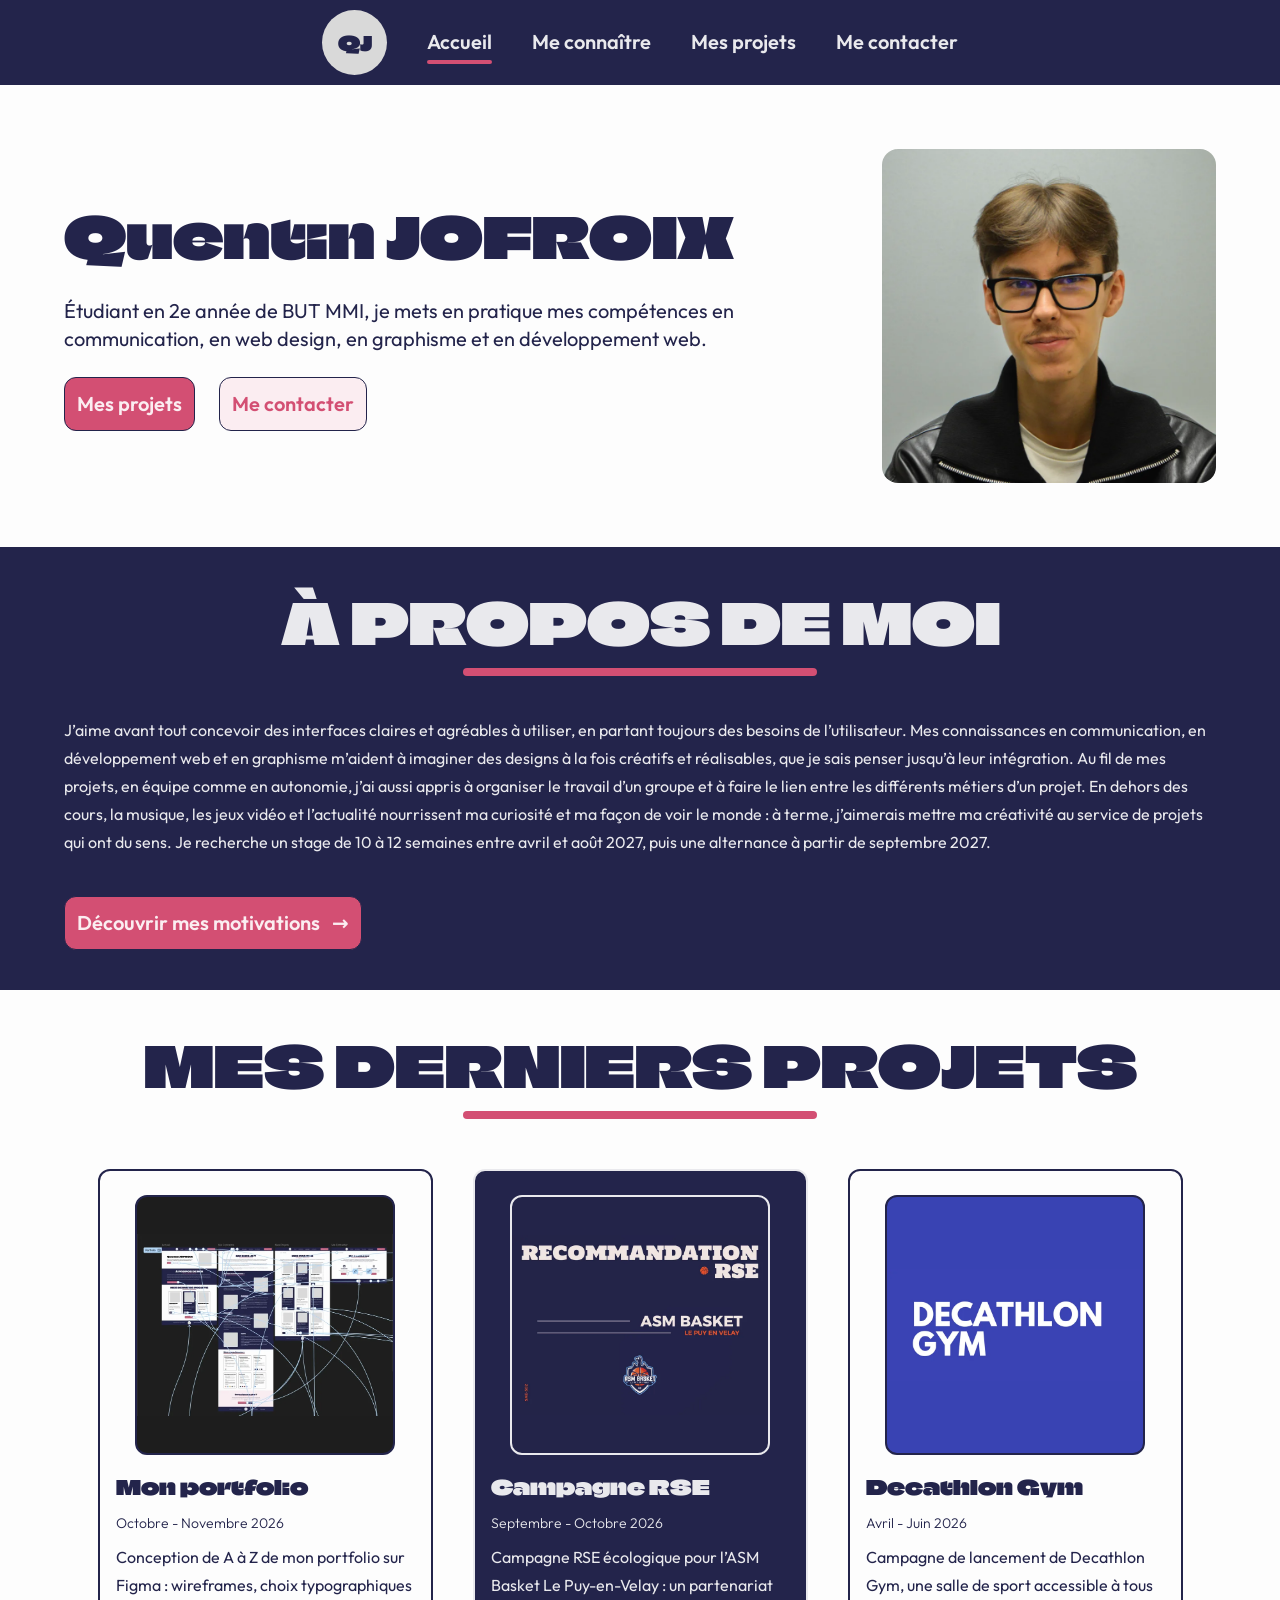
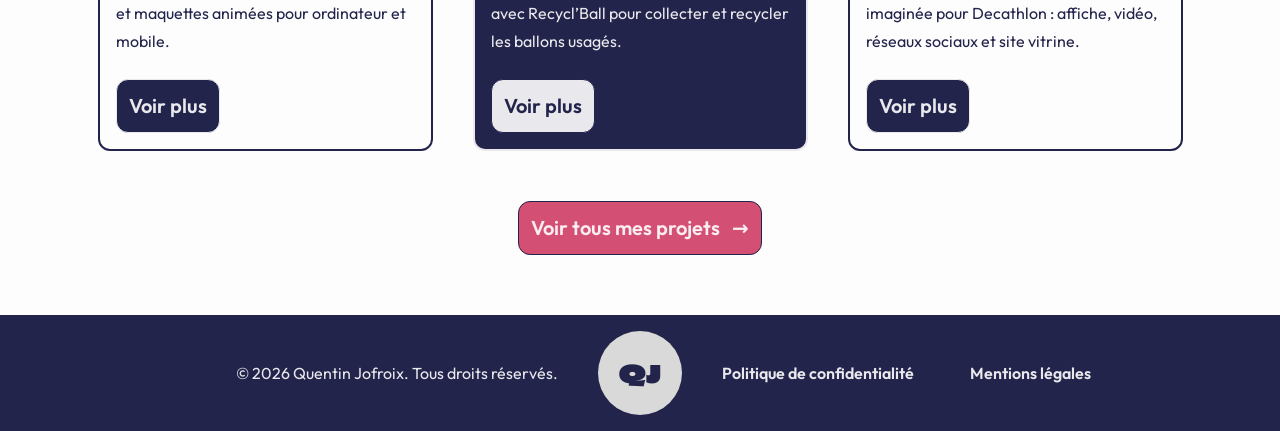
<file: index.html>
<!DOCTYPE html>
<html lang="fr">
<head>
  <meta charset="utf-8">
  <meta name="viewport" content="width=device-width, initial-scale=1">
  <title>Quentin Jofroix – Portfolio UX/UI design et web</title>
  <link rel="icon" type="image/png" href="assets/img/favicon.png">
  <meta name="description" content="Portfolio de Quentin Jofroix, étudiant en BUT MMI : UX/UI design, communication, développement web et audiovisuel. À la recherche d’un stage puis d’une alternance.">
  <meta name="author" content="Quentin Jofroix">
  <meta property="og:title" content="Quentin Jofroix – Portfolio UX/UI design et web">
  <meta property="og:description" content="Portfolio de Quentin Jofroix, étudiant en BUT MMI : UX/UI design, communication, développement web et audiovisuel. À la recherche d’un stage puis d’une alternance.">
  <meta property="og:type" content="website">
  <meta name="theme-color" content="#23244b">
  <link rel="preload" href="assets/fonts/climate-crisis-latin.woff2" as="font" type="font/woff2" crossorigin>
  <link rel="preload" href="assets/fonts/outfit-latin.woff2" as="font" type="font/woff2" crossorigin>
  <link rel="stylesheet" href="assets/css/style.css">
  <script>document.documentElement.classList.add("js");</script>
  <script src="assets/js/main.js" defer></script>
</head>
<body>
  <a class="skip-link" href="#contenu">Aller au contenu</a>

  <header class="site-header">
    <div class="site-header__inner">
      <div class="site-header__center">
        <a class="logo" href="index.html" aria-label="Accueil – Quentin Jofroix">QJ</a>
        <button class="nav-toggle" type="button" aria-expanded="false" aria-controls="menu" aria-label="Ouvrir le menu"><span class="nav-toggle__bars"></span></button>
        <nav class="nav" id="menu" aria-label="Menu principal">
          <ul class="nav__list"><li><a class="nav__link" href="index.html" aria-current="page">Accueil</a></li><li><a class="nav__link" href="me-connaitre.html">Me connaître</a></li><li><a class="nav__link" href="projets.html">Mes projets</a></li><li><a class="nav__link" href="contact.html">Me contacter</a></li></ul>
        </nav>
      </div>
    </div>
  </header>

  <main id="contenu">

    <section class="section section--light hero">
      <div class="container">
        <div class="hero__text">
          <h1 class="h1">Quentin JOFROIX</h1>
          <p class="subtitle">Étudiant en 2e année de BUT MMI, je mets en pratique mes compétences en communication, en web design, en graphisme et en développement web.</p>
          <div class="btn-row">
            <a class="btn btn--pink" href="projets.html">Mes projets</a>
            <a class="btn btn--pink-light" href="contact.html">Me contacter</a>
          </div>
        </div>
        <div class="media media--img hero__photo" style="--media-bg:#bcc1bd"><img src="assets/img/photo-quentin-jofroix.webp" alt="Photo de Quentin Jofroix" width="800" height="800" style="object-fit:cover"></div>
      </div>
    </section>

    <section class="section section--dark" aria-labelledby="a-propos">
      <div class="container">
        <h2 id="a-propos" class="title title--center h1">À PROPOS DE MOI</h2>
        <p data-reveal>J’aime avant tout concevoir des interfaces claires et agréables à utiliser, en partant toujours des besoins de l’utilisateur. Mes connaissances en communication, en développement web et en graphisme m’aident à imaginer des designs à la fois créatifs et réalisables, que je sais penser jusqu’à leur intégration. Au fil de mes projets, en équipe comme en autonomie, j’ai aussi appris à organiser le travail d’un groupe et à faire le lien entre les différents métiers d’un projet. En dehors des cours, la musique, les jeux vidéo et l’actualité nourrissent ma curiosité et ma façon de voir le monde : à terme, j’aimerais mettre ma créativité au service de projets qui ont du sens. Je recherche un stage de 10 à 12 semaines entre avril et août 2027, puis une alternance à partir de septembre 2027.</p>
        <div data-reveal><a class="btn btn--pink" href="me-connaitre.html">Découvrir mes motivations <span class="arrow arrow--right" aria-hidden="true">→</span></a></div>
      </div>
    </section>

    <section class="section section--light section--center" aria-labelledby="derniers-projets" style="padding-bottom:60px">
      <div class="container" style="gap:50px">
        <h2 id="derniers-projets" class="title title--center h1">MES DERNIERS PROJETS</h2>
        <ul class="card-grid" data-stagger>
        <li>
          <article class="card">
            <div class="media media--img " style="--media-bg:#1d1d1d"><img src="assets/img/mon-portfolio-vignette.webp" alt="Maquettes Figma du portfolio reliées par le prototype" width="800" height="567" loading="lazy" decoding="async" style="object-fit:contain"></div>
            <div class="card__body">
              <h3 class="h4">Mon portfolio</h3>
              <p class="card__date">Octobre - Novembre 2026</p>
              <p>Conception de A à Z de mon portfolio sur Figma : wireframes, choix typographiques et maquettes animées pour ordinateur et mobile.</p>
            </div>
            <div class="card__footer"><a class="btn btn--dark" href="projets/mon-portfolio.html" aria-label="Voir le projet Mon portfolio">Voir plus</a></div>
          </article>
        </li>
        <li>
          <article class="card card--dark">
            <div class="media media--img " style="--media-bg:#232449"><img src="assets/img/campagne-rse-vignette.webp" alt="Couverture de la recommandation RSE pour l’ASM Basket Le Puy-en-Velay" width="800" height="560" loading="lazy" decoding="async" style="object-fit:contain"></div>
            <div class="card__body">
              <h3 class="h4">Campagne RSE</h3>
              <p class="card__date">Septembre - Octobre 2026</p>
              <p>Campagne RSE écologique pour l’ASM Basket Le Puy-en-Velay : un partenariat avec Recycl’Ball pour collecter et recycler les ballons usagés.</p>
            </div>
            <div class="card__footer"><a class="btn btn--light" href="projets/campagne-rse.html" aria-label="Voir le projet Campagne RSE">Voir plus</a></div>
          </article>
        </li>
        <li>
          <article class="card">
            <div class="media media--img " style="--media-bg:#3943b3"><img src="assets/img/decathlon-gym-vignette.webp" alt="Logo Decathlon Gym" width="800" height="352" loading="lazy" decoding="async" style="object-fit:contain"></div>
            <div class="card__body">
              <h3 class="h4">Decathlon Gym</h3>
              <p class="card__date">Avril - Juin 2026</p>
              <p>Campagne de lancement de Decathlon Gym, une salle de sport accessible à tous imaginée pour Decathlon : affiche, vidéo, réseaux sociaux et site vitrine.</p>
            </div>
            <div class="card__footer"><a class="btn btn--dark" href="projets/decathlon-gym.html" aria-label="Voir le projet Decathlon Gym">Voir plus</a></div>
          </article>
        </li>
        </ul>
        <a class="btn btn--pink" href="projets.html" data-reveal>Voir tous mes projets <span class="arrow arrow--right" aria-hidden="true">→</span></a>
      </div>
    </section>

  </main>

  <footer class="site-footer">
    <div class="site-footer__inner">
      <p class="site-footer__copy">© 2026 Quentin Jofroix. Tous droits réservés.</p>
      <a class="logo" href="index.html" aria-label="Retour à l’accueil">QJ</a>
      <ul class="site-footer__links">
        <li><a href="confidentialite.html">Politique de confidentialité</a></li>
        <li><a href="mentions-legales.html">Mentions légales</a></li>
      </ul>
    </div>
  </footer>
</body>
</html>
</file>
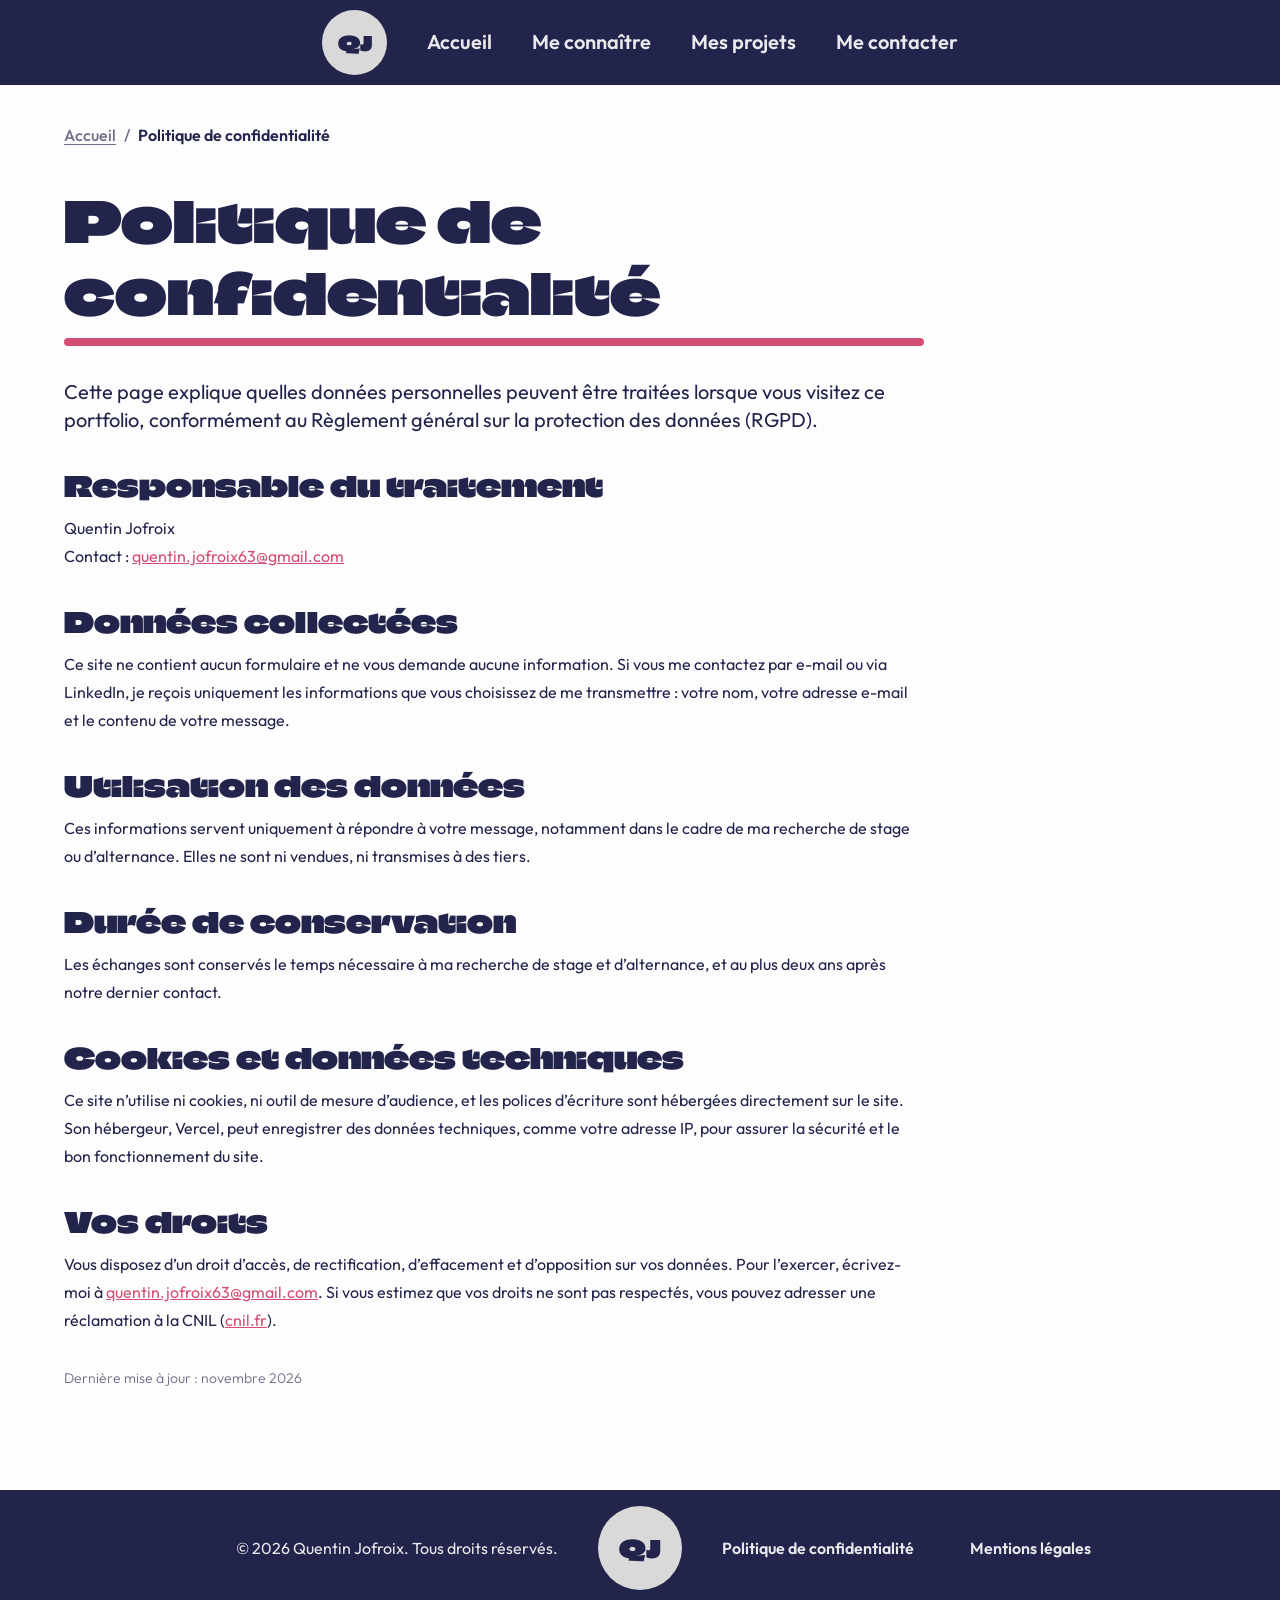
<file: confidentialite.html>
<!DOCTYPE html>
<html lang="fr">
<head>
  <meta charset="utf-8">
  <meta name="viewport" content="width=device-width, initial-scale=1">
  <title>Politique de confidentialité – Quentin Jofroix</title>
  <link rel="icon" type="image/png" href="assets/img/favicon.png">
  <meta name="description" content="Politique de confidentialité du portfolio de Quentin Jofroix.">
  <meta name="author" content="Quentin Jofroix">
  <meta property="og:title" content="Politique de confidentialité – Quentin Jofroix">
  <meta property="og:description" content="Politique de confidentialité du portfolio de Quentin Jofroix.">
  <meta property="og:type" content="website">
  <meta name="theme-color" content="#23244b">
  <link rel="preload" href="assets/fonts/climate-crisis-latin.woff2" as="font" type="font/woff2" crossorigin>
  <link rel="preload" href="assets/fonts/outfit-latin.woff2" as="font" type="font/woff2" crossorigin>
  <link rel="stylesheet" href="assets/css/style.css">
  <script>document.documentElement.classList.add("js");</script>
  <script src="assets/js/main.js" defer></script>
</head>
<body>
  <a class="skip-link" href="#contenu">Aller au contenu</a>

  <header class="site-header">
    <div class="site-header__inner">
      <div class="site-header__center">
        <a class="logo" href="index.html" aria-label="Accueil – Quentin Jofroix">QJ</a>
        <button class="nav-toggle" type="button" aria-expanded="false" aria-controls="menu" aria-label="Ouvrir le menu"><span class="nav-toggle__bars"></span></button>
        <nav class="nav" id="menu" aria-label="Menu principal">
          <ul class="nav__list"><li><a class="nav__link" href="index.html">Accueil</a></li><li><a class="nav__link" href="me-connaitre.html">Me connaître</a></li><li><a class="nav__link" href="projets.html">Mes projets</a></li><li><a class="nav__link" href="contact.html">Me contacter</a></li></ul>
        </nav>
      </div>
    </div>
  </header>

  <main id="contenu">

    <section class="section section--light legal">
      <div class="container">
        <nav class="breadcrumb" aria-label="Fil d’Ariane"><ol><li><a href="index.html">Accueil</a></li><li><span aria-current="page">Politique de confidentialité</span></li></ol></nav>
        <div class="legal__content">
          <h1 class="title h1">Politique de confidentialité</h1>
          <p class="subtitle">Cette page explique quelles données personnelles peuvent être traitées lorsque vous visitez ce portfolio, conformément au Règlement général sur la protection des données (RGPD).</p>
          <div class="legal__block"><h2 class="h3">Responsable du traitement</h2><p>Quentin Jofroix<br>Contact : <a href="mailto:quentin.jofroix63@gmail.com">quentin.jofroix63@gmail.com</a></p></div><div class="legal__block"><h2 class="h3">Données collectées</h2><p>Ce site ne contient aucun formulaire et ne vous demande aucune information. Si vous me contactez par e-mail ou via LinkedIn, je reçois uniquement les informations que vous choisissez de me transmettre : votre nom, votre adresse e-mail et le contenu de votre message.</p></div><div class="legal__block"><h2 class="h3">Utilisation des données</h2><p>Ces informations servent uniquement à répondre à votre message, notamment dans le cadre de ma recherche de stage ou d’alternance. Elles ne sont ni vendues, ni transmises à des tiers.</p></div><div class="legal__block"><h2 class="h3">Durée de conservation</h2><p>Les échanges sont conservés le temps nécessaire à ma recherche de stage et d’alternance, et au plus deux ans après notre dernier contact.</p></div><div class="legal__block"><h2 class="h3">Cookies et données techniques</h2><p>Ce site n’utilise ni cookies, ni outil de mesure d’audience, et les polices d’écriture sont hébergées directement sur le site. Son hébergeur, Vercel, peut enregistrer des données techniques, comme votre adresse IP, pour assurer la sécurité et le bon fonctionnement du site.</p></div><div class="legal__block"><h2 class="h3">Vos droits</h2><p>Vous disposez d’un droit d’accès, de rectification, d’effacement et d’opposition sur vos données. Pour l’exercer, écrivez-moi à <a href="mailto:quentin.jofroix63@gmail.com">quentin.jofroix63@gmail.com</a>. Si vous estimez que vos droits ne sont pas respectés, vous pouvez adresser une réclamation à la CNIL (<a href="https://www.cnil.fr" rel="noopener">cnil.fr</a>).</p></div>
          <p class="caption" style="color:var(--primary-300)">Dernière mise à jour : novembre 2026</p>
        </div>
      </div>
    </section>

  </main>

  <footer class="site-footer">
    <div class="site-footer__inner">
      <p class="site-footer__copy">© 2026 Quentin Jofroix. Tous droits réservés.</p>
      <a class="logo" href="index.html" aria-label="Retour à l’accueil">QJ</a>
      <ul class="site-footer__links">
        <li><a href="confidentialite.html">Politique de confidentialité</a></li>
        <li><a href="mentions-legales.html">Mentions légales</a></li>
      </ul>
    </div>
  </footer>
</body>
</html>
</file>
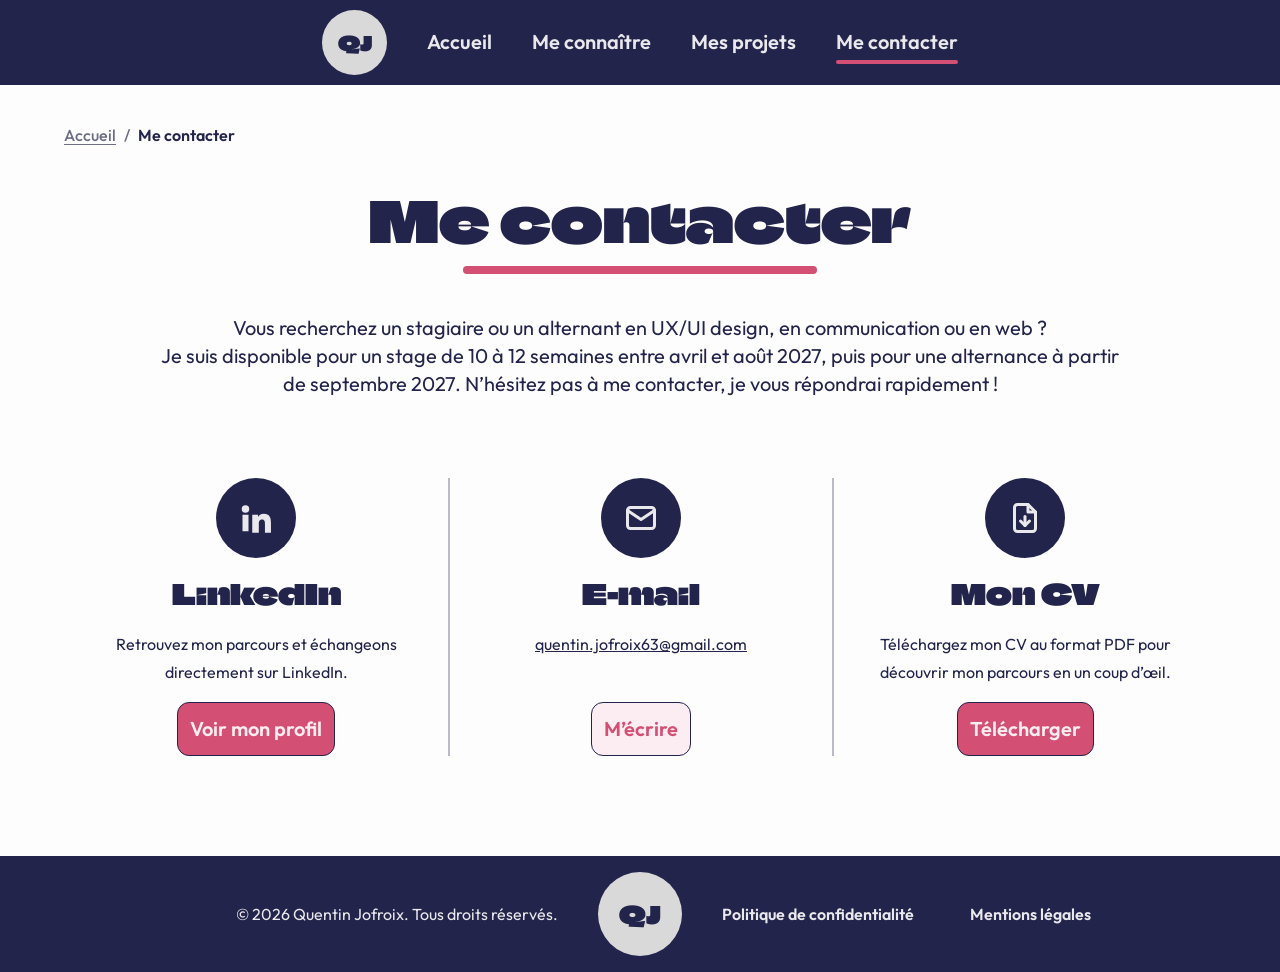
<file: contact.html>
<!DOCTYPE html>
<html lang="fr">
<head>
  <meta charset="utf-8">
  <meta name="viewport" content="width=device-width, initial-scale=1">
  <title>Me contacter – Quentin Jofroix</title>
  <link rel="icon" type="image/png" href="assets/img/favicon.png">
  <meta name="description" content="Contacter Quentin Jofroix pour un stage ou une alternance : LinkedIn, e-mail et CV.">
  <meta name="author" content="Quentin Jofroix">
  <meta property="og:title" content="Me contacter – Quentin Jofroix">
  <meta property="og:description" content="Contacter Quentin Jofroix pour un stage ou une alternance : LinkedIn, e-mail et CV.">
  <meta property="og:type" content="website">
  <meta name="theme-color" content="#23244b">
  <link rel="preload" href="assets/fonts/climate-crisis-latin.woff2" as="font" type="font/woff2" crossorigin>
  <link rel="preload" href="assets/fonts/outfit-latin.woff2" as="font" type="font/woff2" crossorigin>
  <link rel="stylesheet" href="assets/css/style.css">
  <script>document.documentElement.classList.add("js");</script>
  <script src="assets/js/main.js" defer></script>
</head>
<body>
  <a class="skip-link" href="#contenu">Aller au contenu</a>

  <header class="site-header">
    <div class="site-header__inner">
      <div class="site-header__center">
        <a class="logo" href="index.html" aria-label="Accueil – Quentin Jofroix">QJ</a>
        <button class="nav-toggle" type="button" aria-expanded="false" aria-controls="menu" aria-label="Ouvrir le menu"><span class="nav-toggle__bars"></span></button>
        <nav class="nav" id="menu" aria-label="Menu principal">
          <ul class="nav__list"><li><a class="nav__link" href="index.html">Accueil</a></li><li><a class="nav__link" href="me-connaitre.html">Me connaître</a></li><li><a class="nav__link" href="projets.html">Mes projets</a></li><li><a class="nav__link" href="contact.html" aria-current="page">Me contacter</a></li></ul>
        </nav>
      </div>
    </div>
  </header>

  <main id="contenu">

    <section class="section section--light section--center contact">
      <div class="container">
        <div style="align-self:stretch;text-align:left"><nav class="breadcrumb" aria-label="Fil d’Ariane"><ol><li><a href="index.html">Accueil</a></li><li><span aria-current="page">Me contacter</span></li></ol></nav></div>
        <h1 class="title title--center h1">Me contacter</h1>
        <p class="subtitle contact__intro">Vous recherchez un stagiaire ou un alternant en UX/UI design, en communication ou en web ?<br>Je suis disponible pour un stage de 10 à 12 semaines entre avril et août 2027, puis pour une alternance à partir de septembre 2027. N’hésitez pas à me contacter, je vous répondrai rapidement !</p>
        <ul class="contact-list" data-stagger>
          <li class="contact-item">
            <span class="contact-item__icon"><svg viewBox="0 0 24 24" fill="currentColor" aria-hidden="true"><path d="M4.98 3.5a2.5 2.5 0 1 1 0 5 2.5 2.5 0 0 1 0-5ZM3 9.75h4v11H3v-11Zm6.5 0h3.83v1.5h.05c.53-1 1.84-2.06 3.79-2.06 4.05 0 4.8 2.67 4.8 6.13v6.43h-4v-5.7c0-1.36-.03-3.11-1.9-3.11-1.9 0-2.19 1.48-2.19 3.01v5.8h-4.38v-11Z"/></svg></span>
            <h2 class="h3">LinkedIn</h2>
            <p>Retrouvez mon parcours et échangeons directement sur LinkedIn.</p>
            <a class="btn btn--pink" href="https://www.linkedin.com/in/quentin-jofroix-a2032b415/" target="_blank" rel="noopener">Voir mon profil<span class="sr-only"> (nouvel onglet)</span></a>
          </li><li class="contact-item">
            <span class="contact-item__icon"><svg viewBox="0 0 24 24" fill="none" stroke="currentColor" stroke-width="2" stroke-linecap="round" stroke-linejoin="round" aria-hidden="true"><rect x="3" y="5" width="18" height="14" rx="2"/><path d="m3 7 9 6 9-6"/></svg></span>
            <h2 class="h3">E-mail</h2>
            <p><a href="mailto:quentin.jofroix63@gmail.com">quentin.jofroix63@gmail.com</a></p>
            <a class="btn btn--pink-light" href="mailto:quentin.jofroix63@gmail.com">M’écrire</a>
          </li><li class="contact-item">
            <span class="contact-item__icon"><svg viewBox="0 0 24 24" fill="none" stroke="currentColor" stroke-width="2" stroke-linecap="round" stroke-linejoin="round" aria-hidden="true"><path d="M14 3H7a2 2 0 0 0-2 2v14a2 2 0 0 0 2 2h10a2 2 0 0 0 2-2V8z"/><path d="M14 3v5h5"/><path d="M12 11v6"/><path d="m9 14 3 3 3-3"/></svg></span>
            <h2 class="h3">Mon CV</h2>
            <p>Téléchargez mon CV au format PDF pour découvrir mon parcours en un coup d’œil.</p>
            <a class="btn btn--pink" href="assets/cv/CV-Quentin-Jofroix.pdf" target="_blank" rel="noopener" type="application/pdf">Télécharger</a>
          </li>
        </ul>
      </div>
    </section>

  </main>

  <footer class="site-footer">
    <div class="site-footer__inner">
      <p class="site-footer__copy">© 2026 Quentin Jofroix. Tous droits réservés.</p>
      <a class="logo" href="index.html" aria-label="Retour à l’accueil">QJ</a>
      <ul class="site-footer__links">
        <li><a href="confidentialite.html">Politique de confidentialité</a></li>
        <li><a href="mentions-legales.html">Mentions légales</a></li>
      </ul>
    </div>
  </footer>
</body>
</html>
</file>
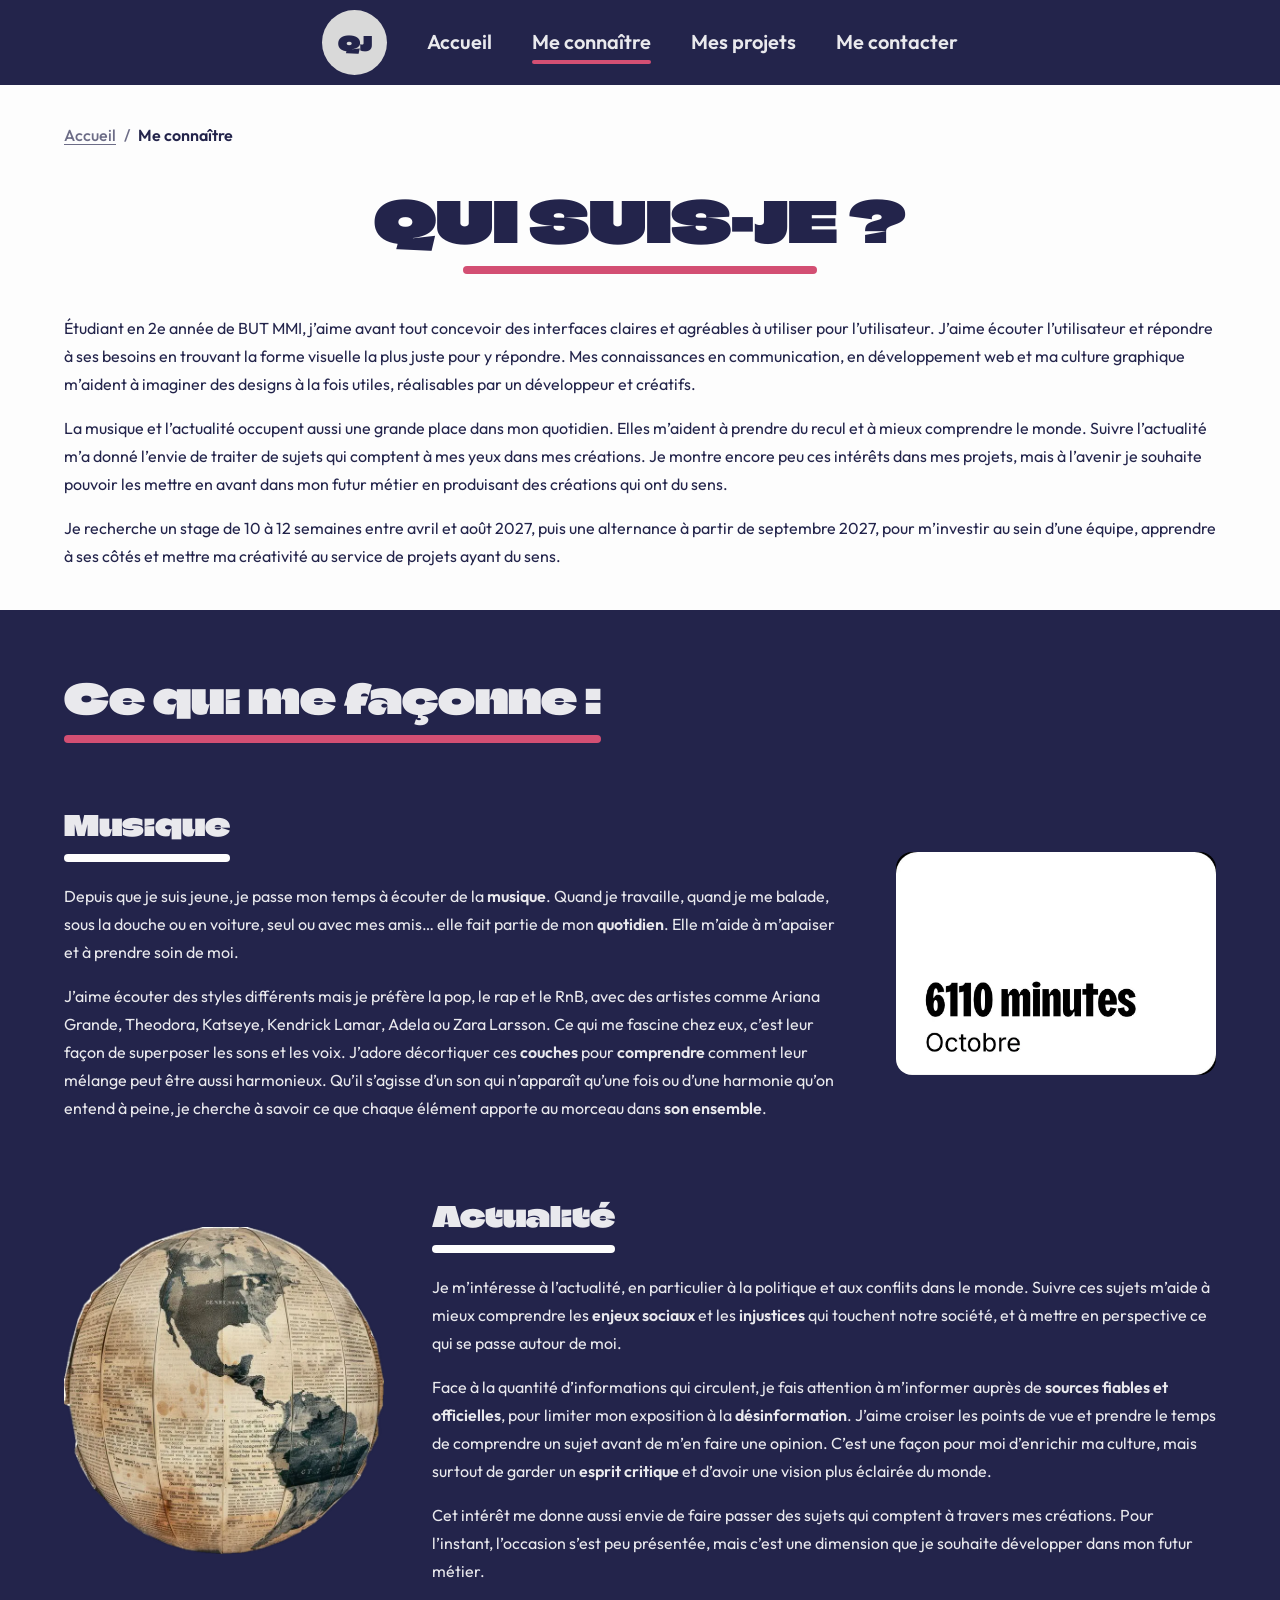
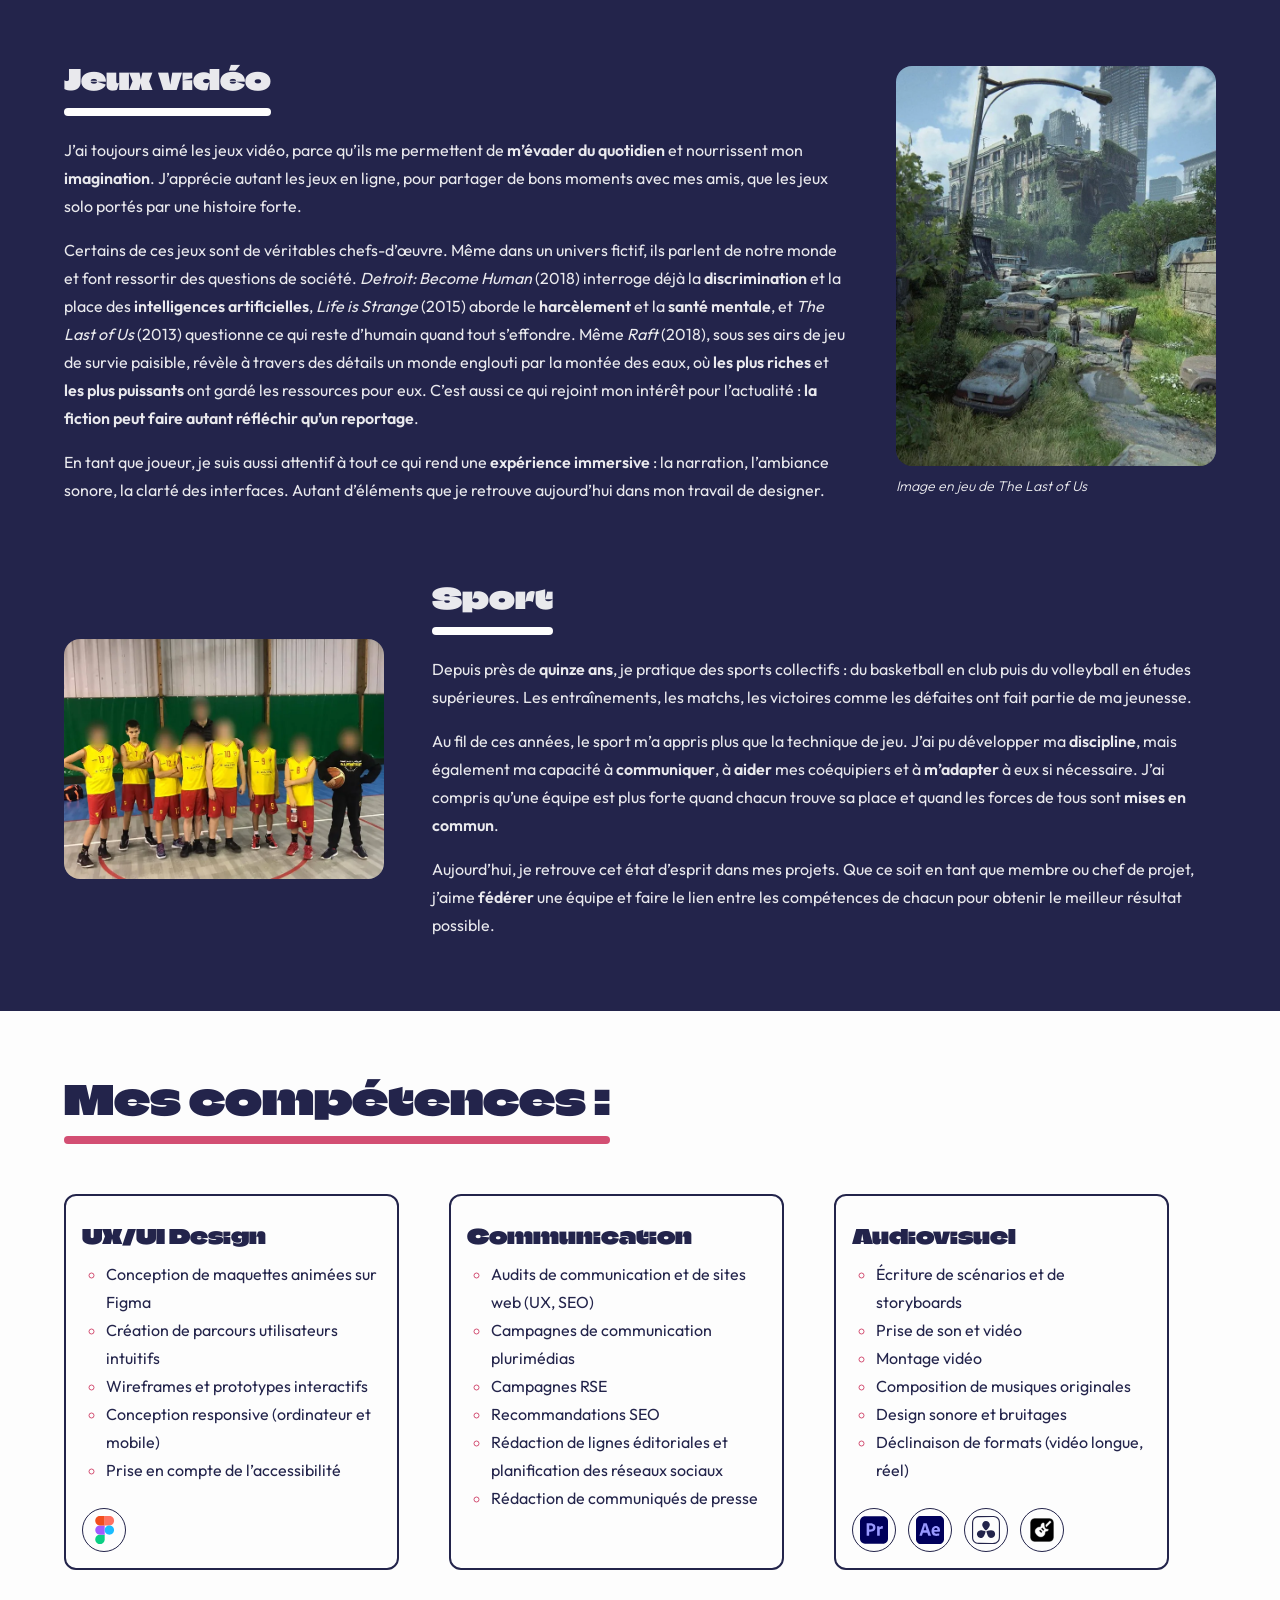
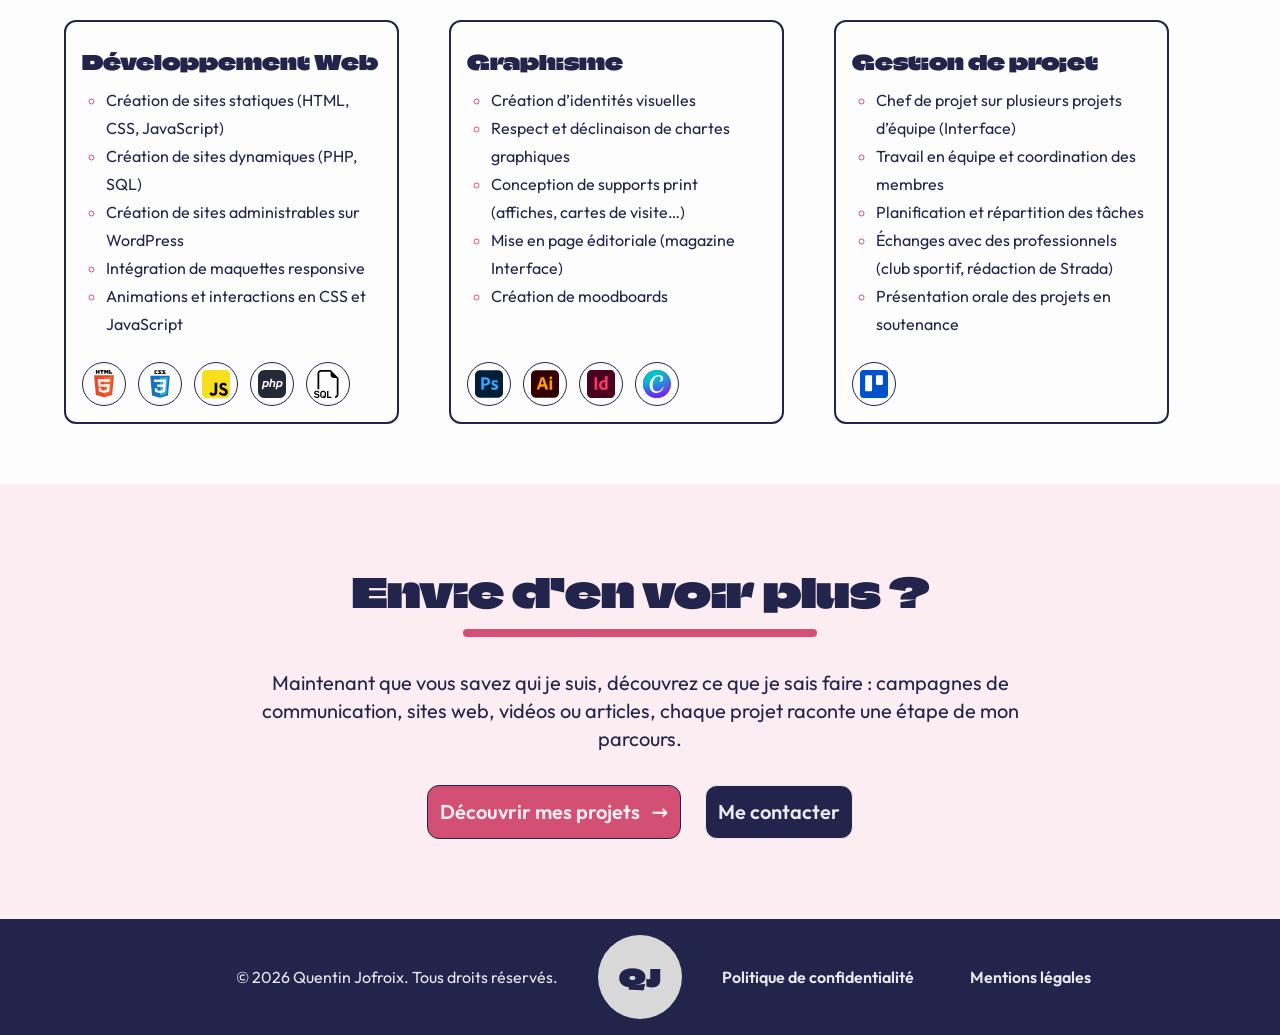
<file: me-connaitre.html>
<!DOCTYPE html>
<html lang="fr">
<head>
  <meta charset="utf-8">
  <meta name="viewport" content="width=device-width, initial-scale=1">
  <title>Me connaître – Quentin Jofroix</title>
  <link rel="icon" type="image/png" href="assets/img/favicon.png">
  <meta name="description" content="Qui est Quentin Jofroix ? Parcours, centres d’intérêt et compétences d’un étudiant en BUT MMI.">
  <meta name="author" content="Quentin Jofroix">
  <meta property="og:title" content="Me connaître – Quentin Jofroix">
  <meta property="og:description" content="Qui est Quentin Jofroix ? Parcours, centres d’intérêt et compétences d’un étudiant en BUT MMI.">
  <meta property="og:type" content="website">
  <meta name="theme-color" content="#23244b">
  <link rel="preload" href="assets/fonts/climate-crisis-latin.woff2" as="font" type="font/woff2" crossorigin>
  <link rel="preload" href="assets/fonts/outfit-latin.woff2" as="font" type="font/woff2" crossorigin>
  <link rel="stylesheet" href="assets/css/style.css">
  <script>document.documentElement.classList.add("js");</script>
  <script src="assets/js/main.js" defer></script>
</head>
<body>
  <a class="skip-link" href="#contenu">Aller au contenu</a>

  <header class="site-header">
    <div class="site-header__inner">
      <div class="site-header__center">
        <a class="logo" href="index.html" aria-label="Accueil – Quentin Jofroix">QJ</a>
        <button class="nav-toggle" type="button" aria-expanded="false" aria-controls="menu" aria-label="Ouvrir le menu"><span class="nav-toggle__bars"></span></button>
        <nav class="nav" id="menu" aria-label="Menu principal">
          <ul class="nav__list"><li><a class="nav__link" href="index.html">Accueil</a></li><li><a class="nav__link" href="me-connaitre.html" aria-current="page">Me connaître</a></li><li><a class="nav__link" href="projets.html">Mes projets</a></li><li><a class="nav__link" href="contact.html">Me contacter</a></li></ul>
        </nav>
      </div>
    </div>
  </header>

  <main id="contenu">

    <section class="section section--light">
      <div class="container">
        <nav class="breadcrumb" aria-label="Fil d’Ariane"><ol><li><a href="index.html">Accueil</a></li><li><span aria-current="page">Me connaître</span></li></ol></nav>
        <h1 class="title title--center h1">QUI SUIS-JE ?</h1>
        <div class="text-flow" data-reveal><p>Étudiant en 2e année de BUT MMI, j’aime avant tout concevoir des interfaces claires et agréables à utiliser pour l’utilisateur. J’aime écouter l’utilisateur et répondre à ses besoins en trouvant la forme visuelle la plus juste pour y répondre. Mes connaissances en communication, en développement web et ma culture graphique m’aident à imaginer des designs à la fois utiles, réalisables par un développeur et créatifs.</p><p>La musique et l’actualité occupent aussi une grande place dans mon quotidien. Elles m’aident à prendre du recul et à mieux comprendre le monde. Suivre l’actualité m’a donné l’envie de traiter de sujets qui comptent à mes yeux dans mes créations. Je montre encore peu ces intérêts dans mes projets, mais à l’avenir je souhaite pouvoir les mettre en avant dans mon futur métier en produisant des créations qui ont du sens.</p><p>Je recherche un stage de 10 à 12 semaines entre avril et août 2027, puis une alternance à partir de septembre 2027, pour m’investir au sein d’une équipe, apprendre à ses côtés et mettre ma créativité au service de projets ayant du sens.</p></div>
      </div>
    </section>

    <section class="section section--dark section--project" aria-labelledby="faconne">
      <div class="container" style="gap:50px">
        <h2 id="faconne" class="title h2">Ce qui me façonne :</h2>
        <article class="interest" data-reveal>
          <div class="interest__text">
            <h3 class="title h3 title--light">Musique</h3>
            <div class="text-flow"><p>Depuis que je suis jeune, je passe mon temps à écouter de la <strong>musique</strong>. Quand je travaille, quand je me balade, sous la douche ou en voiture, seul ou avec mes amis… elle fait partie de mon <strong>quotidien</strong>. Elle m’aide à m’apaiser et à prendre soin de moi.</p><p>J’aime écouter des styles différents mais je préfère la pop, le rap et le RnB, avec des artistes comme Ariana Grande, Theodora, Katseye, Kendrick Lamar, Adela ou Zara Larsson. Ce qui me fascine chez eux, c’est leur façon de superposer les sons et les voix. J’adore décortiquer ces <strong>couches</strong> pour <strong>comprendre</strong> comment leur mélange peut être aussi harmonieux. Qu’il s’agisse d’un son qui n’apparaît qu’une fois ou d’une harmonie qu’on entend à peine, je cherche à savoir ce que chaque élément apporte au morceau dans <strong>son ensemble</strong>.</p></div>
          </div>
          <figure class="interest__media"><div class="media media--img media--natural" style="--media-bg:transparent"><img src="assets/img/interet-musique.webp" alt="Récapitulatif d’écoute : 6110 minutes de musique en octobre" width="531" height="369" loading="lazy" decoding="async" style="object-fit:cover"></div></figure>
        </article><article class="interest interest--right" data-reveal>
          <div class="interest__text">
            <h3 class="title h3 title--light">Actualité</h3>
            <div class="text-flow"><p>Je m’intéresse à l’actualité, en particulier à la politique et aux conflits dans le monde. Suivre ces sujets m’aide à mieux comprendre les <strong>enjeux sociaux</strong> et les <strong>injustices</strong> qui touchent notre société, et à mettre en perspective ce qui se passe autour de moi.</p><p>Face à la quantité d’informations qui circulent, je fais attention à m’informer auprès de <strong>sources fiables et officielles</strong>, pour limiter mon exposition à la <strong>désinformation</strong>. J’aime croiser les points de vue et prendre le temps de comprendre un sujet avant de m’en faire une opinion. C’est une façon pour moi d’enrichir ma culture, mais surtout de garder un <strong>esprit critique</strong> et d’avoir une vision plus éclairée du monde.</p><p>Cet intérêt me donne aussi envie de faire passer des sujets qui comptent à travers mes créations. Pour l’instant, l’occasion s’est peu présentée, mais c’est une dimension que je souhaite développer dans mon futur métier.</p></div>
          </div>
          <figure class="interest__media"><div class="media media--img media--natural" style="--media-bg:transparent"><img src="assets/img/interet-actualite.webp" alt="Globe terrestre recouvert de pages de journaux" width="688" height="701" loading="lazy" decoding="async" style="object-fit:cover"></div></figure>
        </article><article class="interest" data-reveal>
          <div class="interest__text">
            <h3 class="title h3 title--light">Jeux vidéo</h3>
            <div class="text-flow"><p>J’ai toujours aimé les jeux vidéo, parce qu’ils me permettent de <strong>m’évader du quotidien</strong> et nourrissent mon <strong>imagination</strong>. J’apprécie autant les jeux en ligne, pour partager de bons moments avec mes amis, que les jeux solo portés par une histoire forte.</p><p>Certains de ces jeux sont de véritables chefs-d’œuvre. Même dans un univers fictif, ils parlent de notre monde et font ressortir des questions de société. <i>Detroit: Become Human</i> (2018) interroge déjà la <strong>discrimination</strong> et la place des <strong>intelligences artificielles</strong>, <i>Life is Strange</i> (2015) aborde le <strong>harcèlement</strong> et la <strong>santé mentale</strong>, et <i>The Last of Us</i> (2013) questionne ce qui reste d’humain quand tout s’effondre. Même <i>Raft</i> (2018), sous ses airs de jeu de survie paisible, révèle à travers des détails un monde englouti par la montée des eaux, où <strong>les plus riches</strong> et <strong>les plus puissants</strong> ont gardé les ressources pour eux. C’est aussi ce qui rejoint mon intérêt pour l’actualité : <strong>la fiction peut faire autant réfléchir qu’un reportage</strong>.</p><p>En tant que joueur, je suis aussi attentif à tout ce qui rend une <strong>expérience immersive</strong> : la narration, l’ambiance sonore, la clarté des interfaces. Autant d’éléments que je retrouve aujourd’hui dans mon travail de designer.</p></div>
          </div>
          <figure class="interest__media"><div class="media media--img media--natural" style="--media-bg:transparent"><img src="assets/img/interet-jeux-video.webp" alt="Ville envahie par la végétation, tirée du jeu The Last of Us" width="720" height="900" loading="lazy" decoding="async" style="object-fit:cover"></div><figcaption class="caption media-caption">Image en jeu de The Last of Us</figcaption></figure>
        </article><article class="interest interest--right" data-reveal>
          <div class="interest__text">
            <h3 class="title h3 title--light">Sport</h3>
            <div class="text-flow"><p>Depuis près de <strong>quinze ans</strong>, je pratique des sports collectifs : du basketball en club puis du volleyball en études supérieures. Les entraînements, les matchs, les victoires comme les défaites ont fait partie de ma jeunesse.</p><p>Au fil de ces années, le sport m’a appris plus que la technique de jeu. J’ai pu développer ma <strong>discipline</strong>, mais également ma capacité à <strong>communiquer</strong>, à <strong>aider</strong> mes coéquipiers et à <strong>m’adapter</strong> à eux si nécessaire. J’ai compris qu’une équipe est plus forte quand chacun trouve sa place et quand les forces de tous sont <strong>mises en commun</strong>.</p><p>Aujourd’hui, je retrouve cet état d’esprit dans mes projets. Que ce soit en tant que membre ou chef de projet, j’aime <strong>fédérer</strong> une équipe et faire le lien entre les compétences de chacun pour obtenir le meilleur résultat possible.</p></div>
          </div>
          <figure class="interest__media"><div class="media media--img media--natural" style="--media-bg:transparent"><img src="assets/img/interet-sport.webp" alt="Photo d’équipe de basket : Quentin porte le maillot n°7, les visages des autres personnes sont floutés" width="748" height="561" loading="lazy" decoding="async" style="object-fit:cover"></div></figure>
        </article>
      </div>
    </section>

    <section class="section section--light section--project" aria-labelledby="competences">
      <div class="container" style="gap:50px">
        <h2 id="competences" class="title h2">Mes compétences :</h2>
        <ul class="skill-grid" data-stagger>
          <li><article class="skill-card">
            <h3 class="h4">UX/UI Design</h3>
            <ul class="bullets"><li>Conception de maquettes animées sur Figma</li><li>Création de parcours utilisateurs intuitifs</li><li>Wireframes et prototypes interactifs</li><li>Conception responsive (ordinateur et mobile)</li><li>Prise en compte de l’accessibilité</li></ul>
            <ul class="tools" aria-label="Outils utilisés"><li class="tool" title="Figma"><img src="assets/img/outils/figma.svg" alt="Figma" width="28" height="28" loading="lazy"></li></ul>
          </article></li>
<li><article class="skill-card">
            <h3 class="h4">Communication</h3>
            <ul class="bullets"><li>Audits de communication et de sites web (UX, SEO)</li><li>Campagnes de communication plurimédias</li><li>Campagnes RSE</li><li>Recommandations SEO</li><li>Rédaction de lignes éditoriales et planification des réseaux sociaux</li><li>Rédaction de communiqués de presse</li></ul>
            
          </article></li>
<li><article class="skill-card">
            <h3 class="h4">Audiovisuel</h3>
            <ul class="bullets"><li>Écriture de scénarios et de storyboards</li><li>Prise de son et vidéo</li><li>Montage vidéo</li><li>Composition de musiques originales</li><li>Design sonore et bruitages</li><li>Déclinaison de formats (vidéo longue, réel)</li></ul>
            <ul class="tools" aria-label="Outils utilisés"><li class="tool" title="Adobe Premiere Pro"><img src="assets/img/outils/premiere-pro.svg" alt="Adobe Premiere Pro" width="28" height="28" loading="lazy"></li><li class="tool" title="Adobe After Effects"><img src="assets/img/outils/after-effects.svg" alt="Adobe After Effects" width="28" height="28" loading="lazy"></li><li class="tool" title="DaVinci Resolve"><img src="assets/img/outils/davinci-resolve.svg" alt="DaVinci Resolve" width="28" height="28" loading="lazy"></li><li class="tool" title="GarageBand"><img src="assets/img/outils/garageband.png" alt="GarageBand" width="28" height="28" loading="lazy"></li></ul>
          </article></li>
<li><article class="skill-card">
            <h3 class="h4">Développement Web</h3>
            <ul class="bullets"><li>Création de sites statiques (HTML, CSS, JavaScript)</li><li>Création de sites dynamiques (PHP, SQL)</li><li>Création de sites administrables sur WordPress</li><li>Intégration de maquettes responsive</li><li>Animations et interactions en CSS et JavaScript</li></ul>
            <ul class="tools" aria-label="Outils utilisés"><li class="tool" title="HTML5"><img src="assets/img/outils/html5.svg" alt="HTML5" width="28" height="28" loading="lazy"></li><li class="tool" title="CSS3"><img src="assets/img/outils/css3.svg" alt="CSS3" width="28" height="28" loading="lazy"></li><li class="tool" title="JavaScript"><img src="assets/img/outils/javascript.svg" alt="JavaScript" width="28" height="28" loading="lazy"></li><li class="tool" title="PHP"><img src="assets/img/outils/php.svg" alt="PHP" width="28" height="28" loading="lazy"></li><li class="tool" title="SQL"><img src="assets/img/outils/sql.svg" alt="SQL" width="28" height="28" loading="lazy"></li></ul>
          </article></li>
<li><article class="skill-card">
            <h3 class="h4">Graphisme</h3>
            <ul class="bullets"><li>Création d’identités visuelles</li><li>Respect et déclinaison de chartes graphiques</li><li>Conception de supports print (affiches, cartes de visite…)</li><li>Mise en page éditoriale (magazine Interface)</li><li>Création de moodboards</li></ul>
            <ul class="tools" aria-label="Outils utilisés"><li class="tool" title="Adobe Photoshop"><img src="assets/img/outils/photoshop.svg" alt="Adobe Photoshop" width="28" height="28" loading="lazy"></li><li class="tool" title="Adobe Illustrator"><img src="assets/img/outils/illustrator.svg" alt="Adobe Illustrator" width="28" height="28" loading="lazy"></li><li class="tool" title="Adobe InDesign"><img src="assets/img/outils/indesign.svg" alt="Adobe InDesign" width="28" height="28" loading="lazy"></li><li class="tool" title="Canva"><img src="assets/img/outils/canva.svg" alt="Canva" width="28" height="28" loading="lazy"></li></ul>
          </article></li>
<li><article class="skill-card">
            <h3 class="h4">Gestion de projet</h3>
            <ul class="bullets"><li>Chef de projet sur plusieurs projets d’équipe (Interface)</li><li>Travail en équipe et coordination des membres</li><li>Planification et répartition des tâches</li><li>Échanges avec des professionnels (club sportif, rédaction de Strada)</li><li>Présentation orale des projets en soutenance</li></ul>
            <ul class="tools" aria-label="Outils utilisés"><li class="tool" title="Trello"><img src="assets/img/outils/trello.svg" alt="Trello" width="28" height="28" loading="lazy"></li></ul>
          </article></li>
        </ul>
      </div>
    </section>

    <section class="section section--pink section--center cta-band" style="padding-block:80px">
      <div class="container" style="gap:32px">
        <h2 class="title h2 title--center">Envie d’en voir plus ?</h2>
        <p class="subtitle">Maintenant que vous savez qui je suis, découvrez ce que je sais faire : campagnes de communication, sites web, vidéos ou articles, chaque projet raconte une étape de mon parcours.</p>
        <div class="btn-row" data-reveal style="justify-content:center">
          <a class="btn btn--pink" href="projets.html">Découvrir mes projets <span class="arrow arrow--right" aria-hidden="true">→</span></a>
          <a class="btn btn--dark" href="contact.html">Me contacter</a>
        </div>
      </div>
    </section>

  </main>

  <footer class="site-footer">
    <div class="site-footer__inner">
      <p class="site-footer__copy">© 2026 Quentin Jofroix. Tous droits réservés.</p>
      <a class="logo" href="index.html" aria-label="Retour à l’accueil">QJ</a>
      <ul class="site-footer__links">
        <li><a href="confidentialite.html">Politique de confidentialité</a></li>
        <li><a href="mentions-legales.html">Mentions légales</a></li>
      </ul>
    </div>
  </footer>
</body>
</html>
</file>
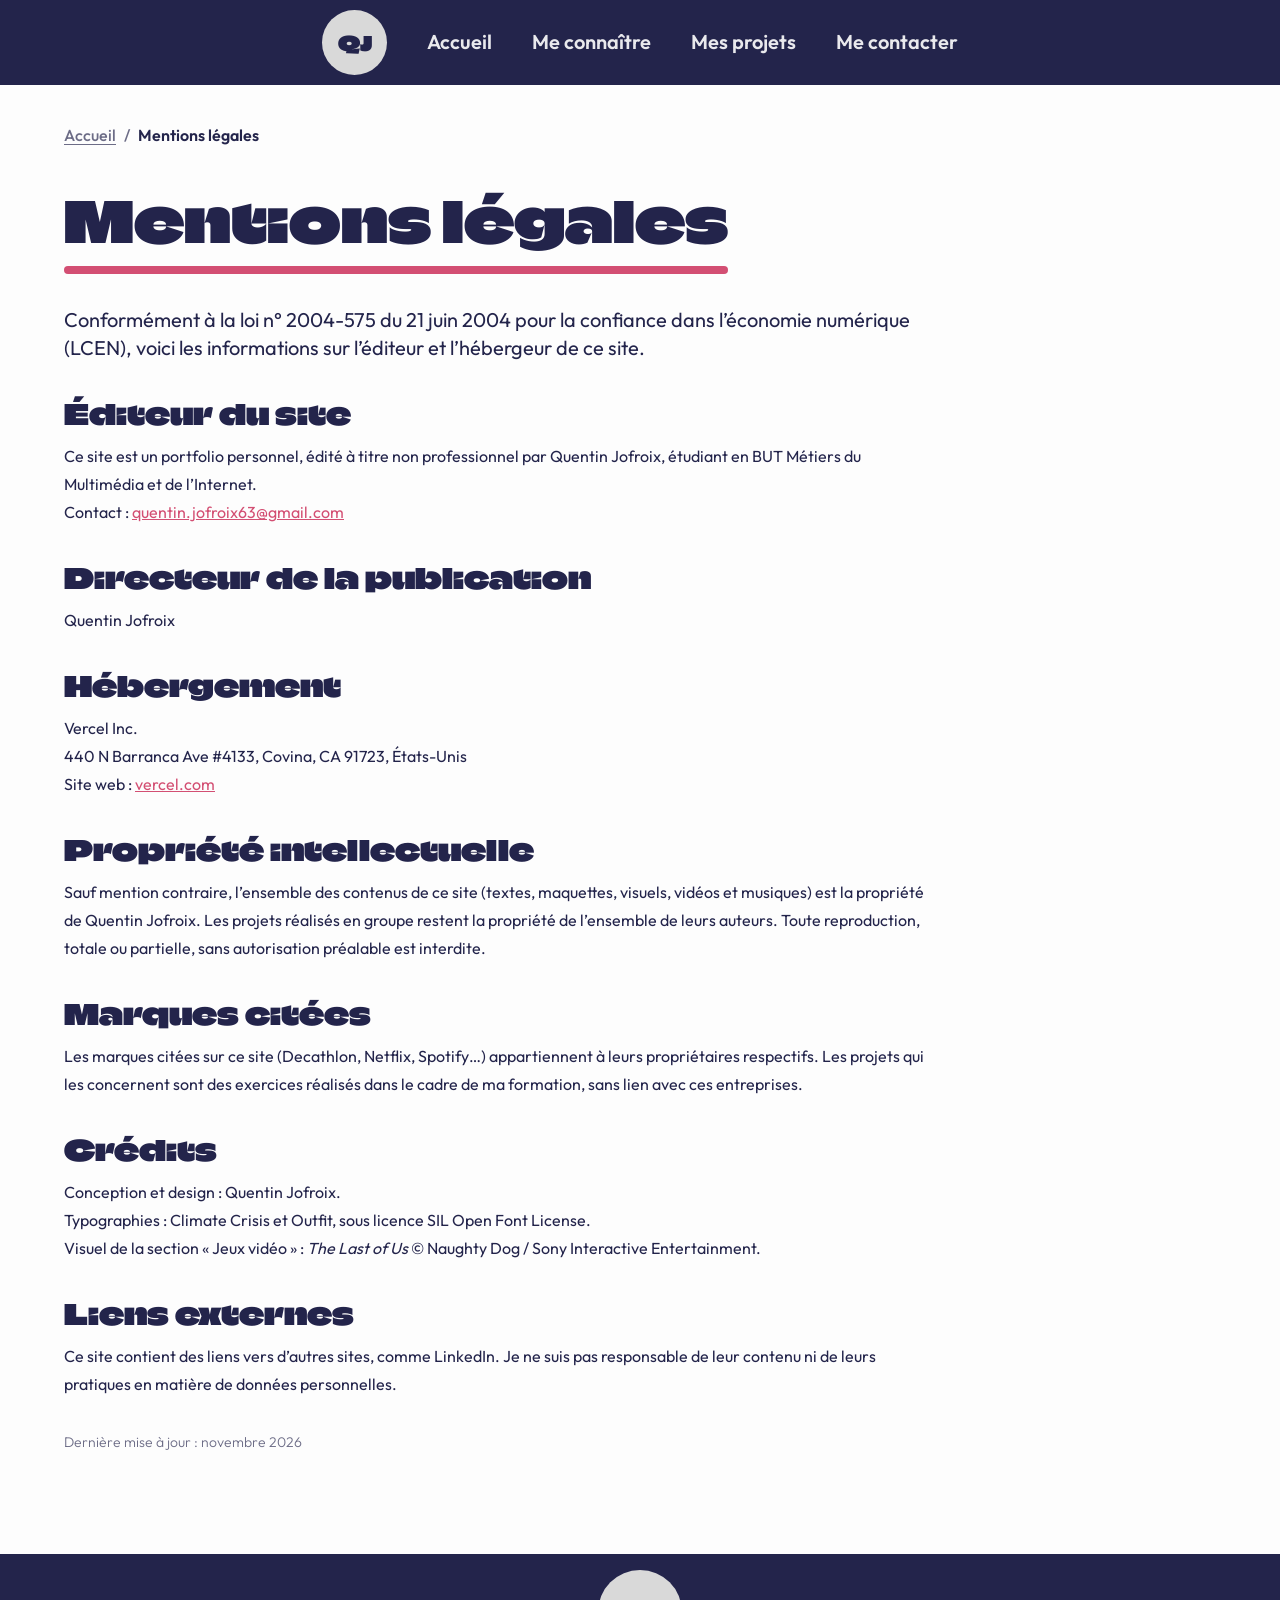
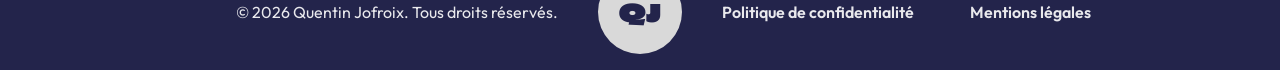
<file: mentions-legales.html>
<!DOCTYPE html>
<html lang="fr">
<head>
  <meta charset="utf-8">
  <meta name="viewport" content="width=device-width, initial-scale=1">
  <title>Mentions légales – Quentin Jofroix</title>
  <link rel="icon" type="image/png" href="assets/img/favicon.png">
  <meta name="description" content="Mentions légales du portfolio de Quentin Jofroix.">
  <meta name="author" content="Quentin Jofroix">
  <meta property="og:title" content="Mentions légales – Quentin Jofroix">
  <meta property="og:description" content="Mentions légales du portfolio de Quentin Jofroix.">
  <meta property="og:type" content="website">
  <meta name="theme-color" content="#23244b">
  <link rel="preload" href="assets/fonts/climate-crisis-latin.woff2" as="font" type="font/woff2" crossorigin>
  <link rel="preload" href="assets/fonts/outfit-latin.woff2" as="font" type="font/woff2" crossorigin>
  <link rel="stylesheet" href="assets/css/style.css">
  <script>document.documentElement.classList.add("js");</script>
  <script src="assets/js/main.js" defer></script>
</head>
<body>
  <a class="skip-link" href="#contenu">Aller au contenu</a>

  <header class="site-header">
    <div class="site-header__inner">
      <div class="site-header__center">
        <a class="logo" href="index.html" aria-label="Accueil – Quentin Jofroix">QJ</a>
        <button class="nav-toggle" type="button" aria-expanded="false" aria-controls="menu" aria-label="Ouvrir le menu"><span class="nav-toggle__bars"></span></button>
        <nav class="nav" id="menu" aria-label="Menu principal">
          <ul class="nav__list"><li><a class="nav__link" href="index.html">Accueil</a></li><li><a class="nav__link" href="me-connaitre.html">Me connaître</a></li><li><a class="nav__link" href="projets.html">Mes projets</a></li><li><a class="nav__link" href="contact.html">Me contacter</a></li></ul>
        </nav>
      </div>
    </div>
  </header>

  <main id="contenu">

    <section class="section section--light legal">
      <div class="container">
        <nav class="breadcrumb" aria-label="Fil d’Ariane"><ol><li><a href="index.html">Accueil</a></li><li><span aria-current="page">Mentions légales</span></li></ol></nav>
        <div class="legal__content">
          <h1 class="title h1">Mentions légales</h1>
          <p class="subtitle">Conformément à la loi n° 2004-575 du 21 juin 2004 pour la confiance dans l’économie numérique (LCEN), voici les informations sur l’éditeur et l’hébergeur de ce site.</p>
          <div class="legal__block"><h2 class="h3">Éditeur du site</h2><p>Ce site est un portfolio personnel, édité à titre non professionnel par Quentin Jofroix, étudiant en BUT Métiers du Multimédia et de l’Internet.<br>Contact : <a href="mailto:quentin.jofroix63@gmail.com">quentin.jofroix63@gmail.com</a></p></div><div class="legal__block"><h2 class="h3">Directeur de la publication</h2><p>Quentin Jofroix</p></div><div class="legal__block"><h2 class="h3">Hébergement</h2><p>Vercel Inc.<br>440 N Barranca Ave #4133, Covina, CA 91723, États-Unis<br>Site web : <a href="https://vercel.com" rel="noopener">vercel.com</a></p></div><div class="legal__block"><h2 class="h3">Propriété intellectuelle</h2><p>Sauf mention contraire, l’ensemble des contenus de ce site (textes, maquettes, visuels, vidéos et musiques) est la propriété de Quentin Jofroix. Les projets réalisés en groupe restent la propriété de l’ensemble de leurs auteurs. Toute reproduction, totale ou partielle, sans autorisation préalable est interdite.</p></div><div class="legal__block"><h2 class="h3">Marques citées</h2><p>Les marques citées sur ce site (Decathlon, Netflix, Spotify…) appartiennent à leurs propriétaires respectifs. Les projets qui les concernent sont des exercices réalisés dans le cadre de ma formation, sans lien avec ces entreprises.</p></div><div class="legal__block"><h2 class="h3">Crédits</h2><p>Conception et design : Quentin Jofroix.<br>Typographies : Climate Crisis et Outfit, sous licence SIL Open Font License.<br>Visuel de la section « Jeux vidéo » : <i>The Last of Us</i> © Naughty Dog / Sony Interactive Entertainment.</p></div><div class="legal__block"><h2 class="h3">Liens externes</h2><p>Ce site contient des liens vers d’autres sites, comme LinkedIn. Je ne suis pas responsable de leur contenu ni de leurs pratiques en matière de données personnelles.</p></div>
          <p class="caption" style="color:var(--primary-300)">Dernière mise à jour : novembre 2026</p>
        </div>
      </div>
    </section>

  </main>

  <footer class="site-footer">
    <div class="site-footer__inner">
      <p class="site-footer__copy">© 2026 Quentin Jofroix. Tous droits réservés.</p>
      <a class="logo" href="index.html" aria-label="Retour à l’accueil">QJ</a>
      <ul class="site-footer__links">
        <li><a href="confidentialite.html">Politique de confidentialité</a></li>
        <li><a href="mentions-legales.html">Mentions légales</a></li>
      </ul>
    </div>
  </footer>
</body>
</html>
</file>
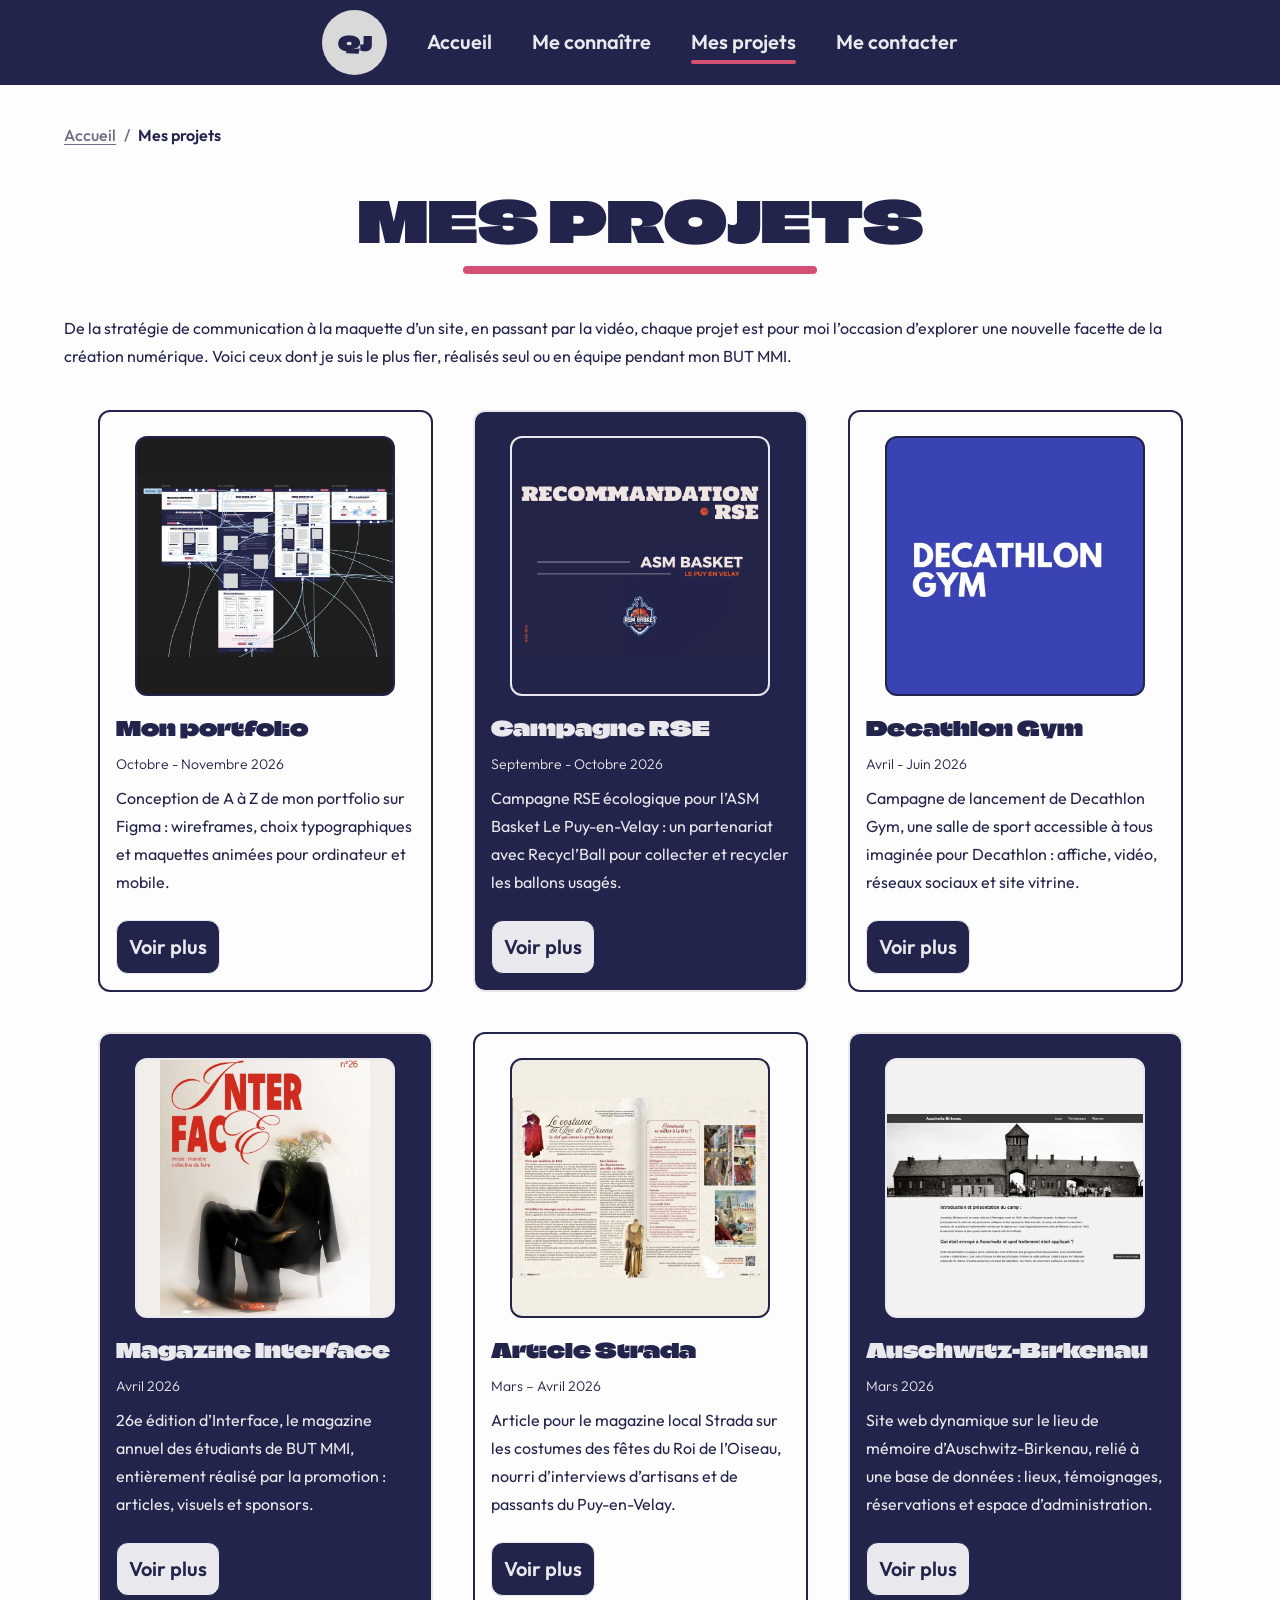
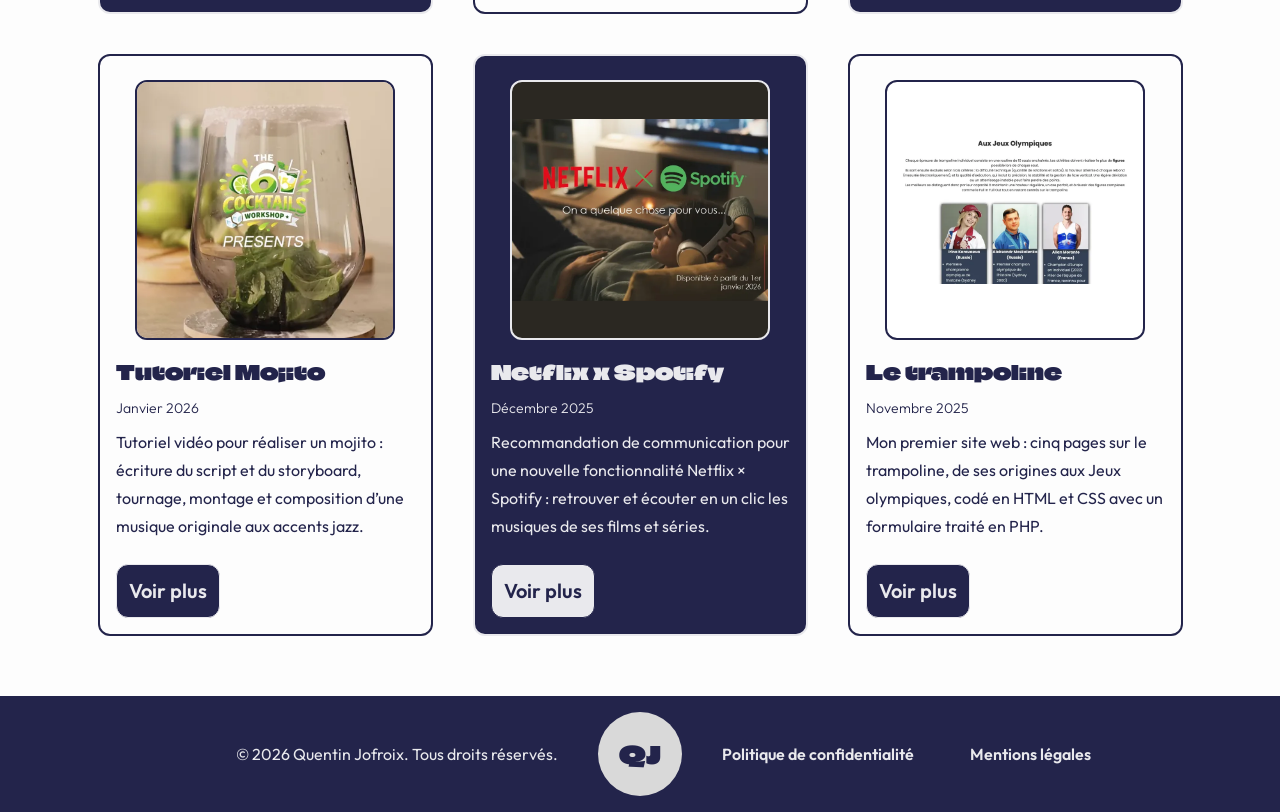
<file: projets.html>
<!DOCTYPE html>
<html lang="fr">
<head>
  <meta charset="utf-8">
  <meta name="viewport" content="width=device-width, initial-scale=1">
  <title>Mes projets – Quentin Jofroix</title>
  <link rel="icon" type="image/png" href="assets/img/favicon.png">
  <meta name="description" content="Les projets de Quentin Jofroix : campagnes de communication, sites web, vidéos, articles et UX/UI design.">
  <meta name="author" content="Quentin Jofroix">
  <meta property="og:title" content="Mes projets – Quentin Jofroix">
  <meta property="og:description" content="Les projets de Quentin Jofroix : campagnes de communication, sites web, vidéos, articles et UX/UI design.">
  <meta property="og:type" content="website">
  <meta name="theme-color" content="#23244b">
  <link rel="preload" href="assets/fonts/climate-crisis-latin.woff2" as="font" type="font/woff2" crossorigin>
  <link rel="preload" href="assets/fonts/outfit-latin.woff2" as="font" type="font/woff2" crossorigin>
  <link rel="stylesheet" href="assets/css/style.css">
  <script>document.documentElement.classList.add("js");</script>
  <script src="assets/js/main.js" defer></script>
</head>
<body>
  <a class="skip-link" href="#contenu">Aller au contenu</a>

  <header class="site-header">
    <div class="site-header__inner">
      <div class="site-header__center">
        <a class="logo" href="index.html" aria-label="Accueil – Quentin Jofroix">QJ</a>
        <button class="nav-toggle" type="button" aria-expanded="false" aria-controls="menu" aria-label="Ouvrir le menu"><span class="nav-toggle__bars"></span></button>
        <nav class="nav" id="menu" aria-label="Menu principal">
          <ul class="nav__list"><li><a class="nav__link" href="index.html">Accueil</a></li><li><a class="nav__link" href="me-connaitre.html">Me connaître</a></li><li><a class="nav__link" href="projets.html" aria-current="page">Mes projets</a></li><li><a class="nav__link" href="contact.html">Me contacter</a></li></ul>
        </nav>
      </div>
    </div>
  </header>

  <main id="contenu">

    <section class="section section--light" style="padding-bottom:60px">
      <div class="container">
        <nav class="breadcrumb" aria-label="Fil d’Ariane"><ol><li><a href="index.html">Accueil</a></li><li><span aria-current="page">Mes projets</span></li></ol></nav>
        <h1 class="title title--center h1">MES PROJETS</h1>
        <p data-reveal>De la stratégie de communication à la maquette d’un site, en passant par la vidéo, chaque projet est pour moi l’occasion d’explorer une nouvelle facette de la création numérique. Voici ceux dont je suis le plus fier, réalisés seul ou en équipe pendant mon BUT MMI.</p>
        <ul class="card-grid" data-stagger>
        <li>
          <article class="card">
            <div class="media media--img " style="--media-bg:#1d1d1d"><img src="assets/img/mon-portfolio-vignette.webp" alt="Maquettes Figma du portfolio reliées par le prototype" width="800" height="567" loading="lazy" decoding="async" style="object-fit:contain"></div>
            <div class="card__body">
              <h3 class="h4">Mon portfolio</h3>
              <p class="card__date">Octobre - Novembre 2026</p>
              <p>Conception de A à Z de mon portfolio sur Figma : wireframes, choix typographiques et maquettes animées pour ordinateur et mobile.</p>
            </div>
            <div class="card__footer"><a class="btn btn--dark" href="projets/mon-portfolio.html" aria-label="Voir le projet Mon portfolio">Voir plus</a></div>
          </article>
        </li>
        <li>
          <article class="card card--dark">
            <div class="media media--img " style="--media-bg:#232449"><img src="assets/img/campagne-rse-vignette.webp" alt="Couverture de la recommandation RSE pour l’ASM Basket Le Puy-en-Velay" width="800" height="560" loading="lazy" decoding="async" style="object-fit:contain"></div>
            <div class="card__body">
              <h3 class="h4">Campagne RSE</h3>
              <p class="card__date">Septembre - Octobre 2026</p>
              <p>Campagne RSE écologique pour l’ASM Basket Le Puy-en-Velay : un partenariat avec Recycl’Ball pour collecter et recycler les ballons usagés.</p>
            </div>
            <div class="card__footer"><a class="btn btn--light" href="projets/campagne-rse.html" aria-label="Voir le projet Campagne RSE">Voir plus</a></div>
          </article>
        </li>
        <li>
          <article class="card">
            <div class="media media--img " style="--media-bg:#3943b3"><img src="assets/img/decathlon-gym-vignette.webp" alt="Logo Decathlon Gym" width="800" height="352" loading="lazy" decoding="async" style="object-fit:contain"></div>
            <div class="card__body">
              <h3 class="h4">Decathlon Gym</h3>
              <p class="card__date">Avril - Juin 2026</p>
              <p>Campagne de lancement de Decathlon Gym, une salle de sport accessible à tous imaginée pour Decathlon : affiche, vidéo, réseaux sociaux et site vitrine.</p>
            </div>
            <div class="card__footer"><a class="btn btn--dark" href="projets/decathlon-gym.html" aria-label="Voir le projet Decathlon Gym">Voir plus</a></div>
          </article>
        </li>
        <li>
          <article class="card card--dark">
            <div class="media media--img " style="--media-bg:#f2efea"><img src="assets/img/magazine-interface-vignette.webp" alt="Couverture du magazine Interface n°26" width="654" height="800" loading="lazy" decoding="async" style="object-fit:contain"></div>
            <div class="card__body">
              <h3 class="h4">Magazine Interface</h3>
              <p class="card__date">Avril 2026</p>
              <p>26e édition d’Interface, le magazine annuel des étudiants de BUT MMI, entièrement réalisé par la promotion : articles, visuels et sponsors.</p>
            </div>
            <div class="card__footer"><a class="btn btn--light" href="projets/magazine-interface.html" aria-label="Voir le projet Magazine Interface">Voir plus</a></div>
          </article>
        </li>
        <li>
          <article class="card">
            <div class="media media--img " style="--media-bg:#f2ede3"><img src="assets/img/strada-vignette.webp" alt="Double page de l’article sur le costume du Roi de l’Oiseau dans le magazine Strada n°73" width="800" height="564" loading="lazy" decoding="async" style="object-fit:contain"></div>
            <div class="card__body">
              <h3 class="h4">Article Strada</h3>
              <p class="card__date">Mars – Avril 2026</p>
              <p>Article pour le magazine local Strada sur les costumes des fêtes du Roi de l’Oiseau, nourri d’interviews d’artisans et de passants du Puy-en-Velay.</p>
            </div>
            <div class="card__footer"><a class="btn btn--dark" href="projets/article-strada.html" aria-label="Voir le projet Article Strada">Voir plus</a></div>
          </article>
        </li>
        <li>
          <article class="card card--dark">
            <div class="media media--img " style="--media-bg:#f2f2f2"><img src="assets/img/auschwitz-birkenau-vignette.webp" alt="Page d’accueil du site sur Auschwitz-Birkenau" width="800" height="461" loading="lazy" decoding="async" style="object-fit:contain"></div>
            <div class="card__body">
              <h3 class="h4">Auschwitz-Birkenau</h3>
              <p class="card__date">Mars 2026</p>
              <p>Site web dynamique sur le lieu de mémoire d’Auschwitz-Birkenau, relié à une base de données : lieux, témoignages, réservations et espace d’administration.</p>
            </div>
            <div class="card__footer"><a class="btn btn--light" href="projets/auschwitz-birkenau.html" aria-label="Voir le projet Auschwitz-Birkenau">Voir plus</a></div>
          </article>
        </li>
        <li>
          <article class="card">
            <div class="media media--img " style="--media-bg:#3a332b"><img src="assets/img/tutoriel-mojito-vignette.webp" alt="Extrait du tutoriel : verre de mojito avec le logo The 6 Cocktails Workshop" width="800" height="426" loading="lazy" decoding="async" style="object-fit:cover"></div>
            <div class="card__body">
              <h3 class="h4">Tutoriel Mojito</h3>
              <p class="card__date">Janvier 2026</p>
              <p>Tutoriel vidéo pour réaliser un mojito : écriture du script et du storyboard, tournage, montage et composition d’une musique originale aux accents jazz.</p>
            </div>
            <div class="card__footer"><a class="btn btn--dark" href="projets/tutoriel-mojito.html" aria-label="Voir le projet Tutoriel Mojito">Voir plus</a></div>
          </article>
        </li>
        <li>
          <article class="card card--dark">
            <div class="media media--img " style="--media-bg:#2b2822"><img src="assets/img/netflix-x-spotify-vignette.webp" alt="Affiche Netflix × Spotify : « On a quelque chose pour vous… »" width="800" height="566" loading="lazy" decoding="async" style="object-fit:contain"></div>
            <div class="card__body">
              <h3 class="h4">Netflix x Spotify</h3>
              <p class="card__date">Décembre 2025</p>
              <p>Recommandation de communication pour une nouvelle fonctionnalité Netflix × Spotify : retrouver et écouter en un clic les musiques de ses films et séries.</p>
            </div>
            <div class="card__footer"><a class="btn btn--light" href="projets/netflix-x-spotify.html" aria-label="Voir le projet Netflix x Spotify">Voir plus</a></div>
          </article>
        </li>
        <li>
          <article class="card">
            <div class="media media--img " style="--media-bg:#ffffff"><img src="assets/img/le-trampoline-vignette.webp" alt="Page « Aux Jeux olympiques » du site sur le trampoline" width="800" height="460" loading="lazy" decoding="async" style="object-fit:contain"></div>
            <div class="card__body">
              <h3 class="h4">Le trampoline</h3>
              <p class="card__date">Novembre 2025</p>
              <p>Mon premier site web : cinq pages sur le trampoline, de ses origines aux Jeux olympiques, codé en HTML et CSS avec un formulaire traité en PHP.</p>
            </div>
            <div class="card__footer"><a class="btn btn--dark" href="projets/le-trampoline.html" aria-label="Voir le projet Le trampoline">Voir plus</a></div>
          </article>
        </li>
        </ul>
      </div>
    </section>

  </main>

  <footer class="site-footer">
    <div class="site-footer__inner">
      <p class="site-footer__copy">© 2026 Quentin Jofroix. Tous droits réservés.</p>
      <a class="logo" href="index.html" aria-label="Retour à l’accueil">QJ</a>
      <ul class="site-footer__links">
        <li><a href="confidentialite.html">Politique de confidentialité</a></li>
        <li><a href="mentions-legales.html">Mentions légales</a></li>
      </ul>
    </div>
  </footer>
</body>
</html>
</file>
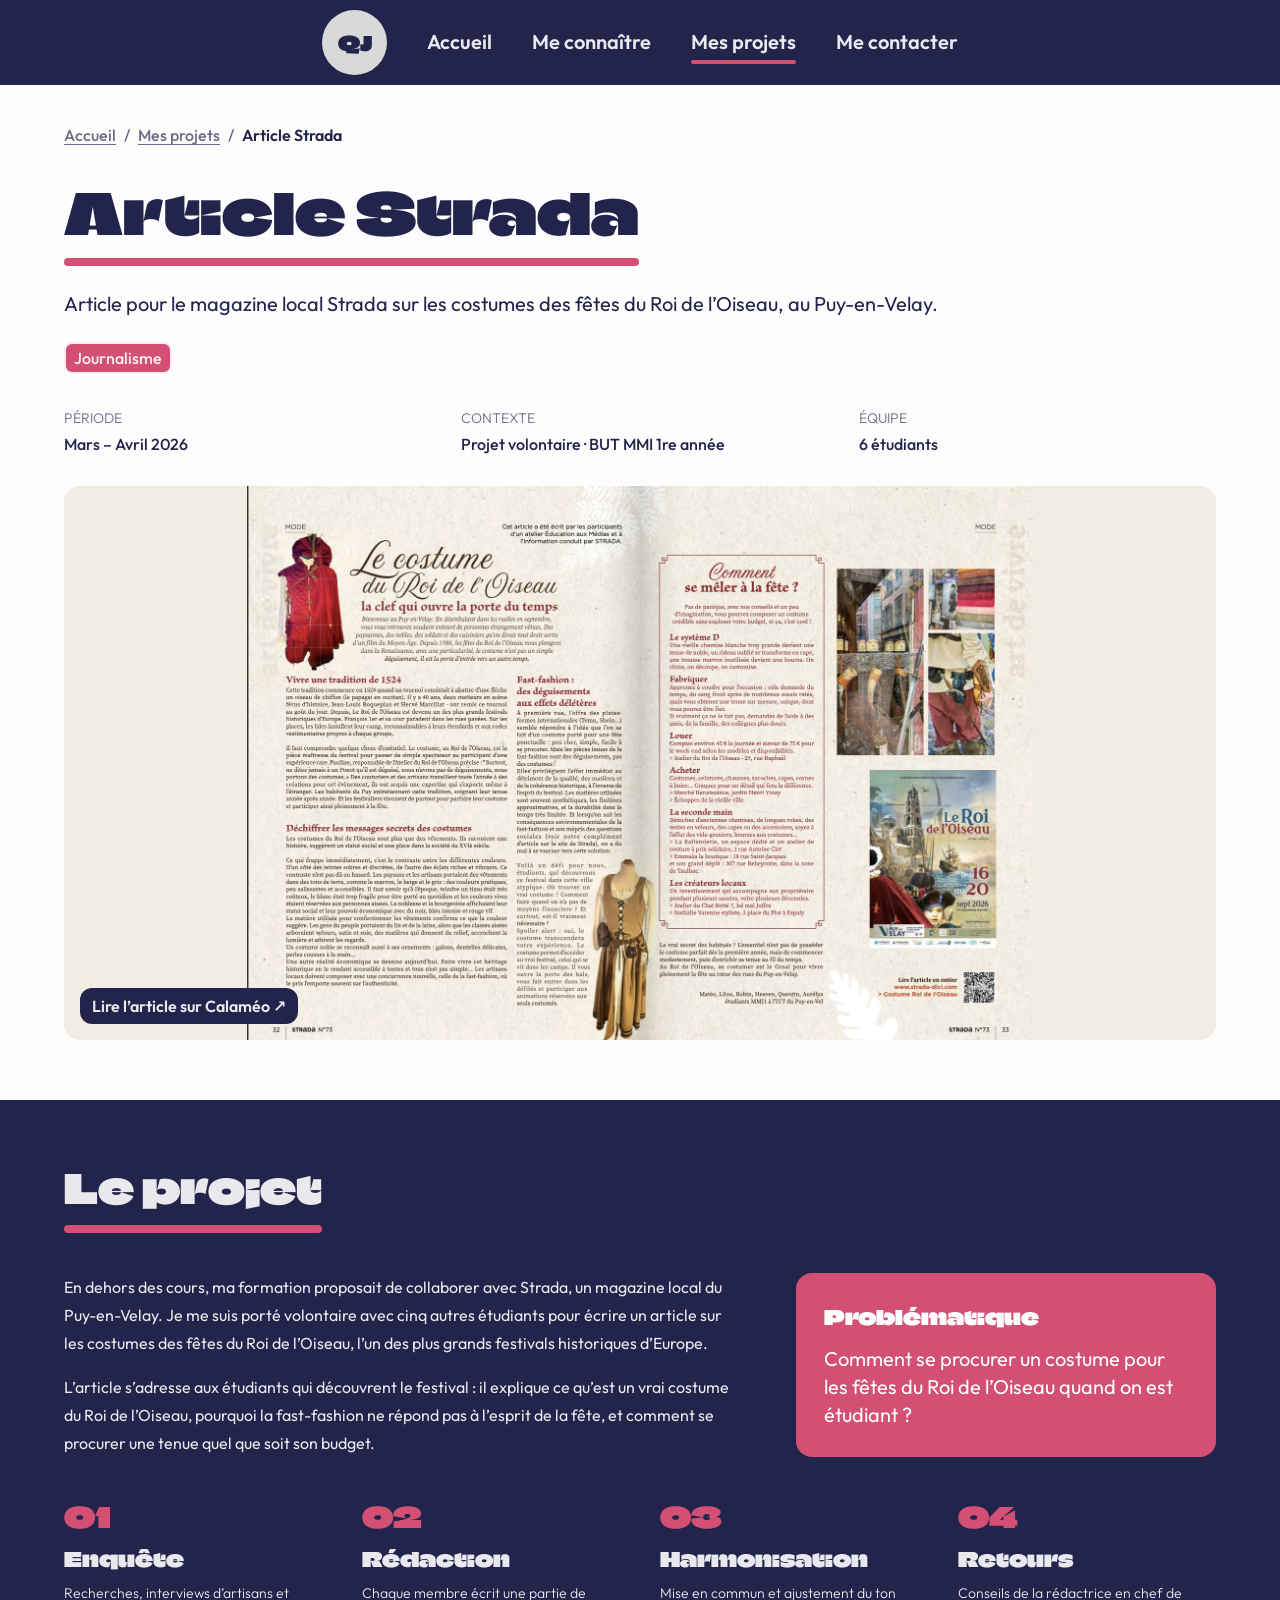
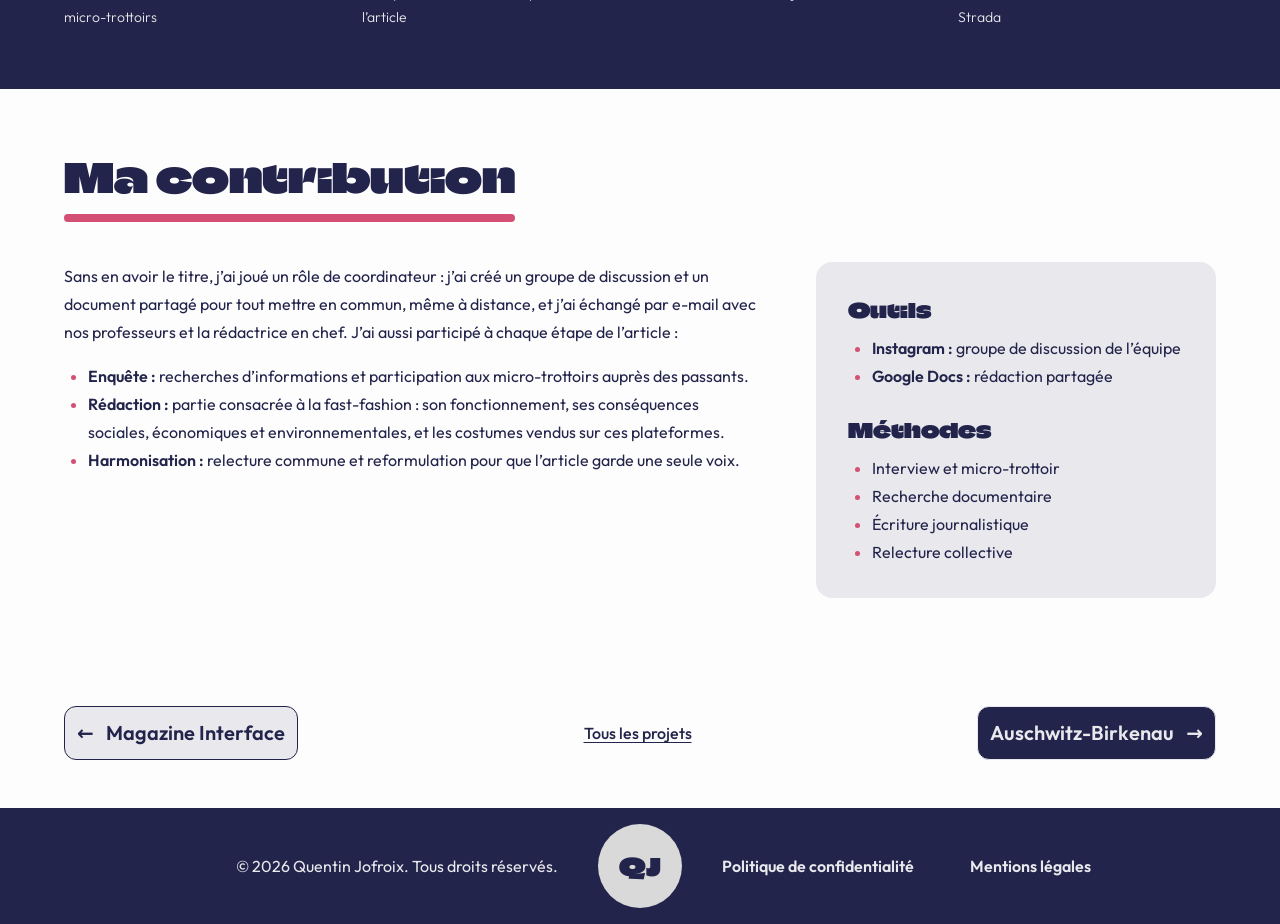
<file: projets/article-strada.html>
<!DOCTYPE html>
<html lang="fr">
<head>
  <meta charset="utf-8">
  <meta name="viewport" content="width=device-width, initial-scale=1">
  <title>Article Strada – Projets de Quentin Jofroix</title>
  <link rel="icon" type="image/png" href="../assets/img/favicon.png">
  <meta name="description" content="Article pour le magazine local Strada sur les costumes des fêtes du Roi de l’Oiseau, au Puy-en-Velay.">
  <meta name="author" content="Quentin Jofroix">
  <meta property="og:title" content="Article Strada – Projets de Quentin Jofroix">
  <meta property="og:description" content="Article pour le magazine local Strada sur les costumes des fêtes du Roi de l’Oiseau, au Puy-en-Velay.">
  <meta property="og:type" content="website">
  <meta name="theme-color" content="#23244b">
  <link rel="preload" href="../assets/fonts/climate-crisis-latin.woff2" as="font" type="font/woff2" crossorigin>
  <link rel="preload" href="../assets/fonts/outfit-latin.woff2" as="font" type="font/woff2" crossorigin>
  <link rel="stylesheet" href="../assets/css/style.css">
  <script>document.documentElement.classList.add("js");</script>
  <script src="../assets/js/main.js" defer></script>
</head>
<body>
  <a class="skip-link" href="#contenu">Aller au contenu</a>

  <header class="site-header">
    <div class="site-header__inner">
      <div class="site-header__center">
        <a class="logo" href="../index.html" aria-label="Accueil – Quentin Jofroix">QJ</a>
        <button class="nav-toggle" type="button" aria-expanded="false" aria-controls="menu" aria-label="Ouvrir le menu"><span class="nav-toggle__bars"></span></button>
        <nav class="nav" id="menu" aria-label="Menu principal">
          <ul class="nav__list"><li><a class="nav__link" href="../index.html">Accueil</a></li><li><a class="nav__link" href="../me-connaitre.html">Me connaître</a></li><li><a class="nav__link" href="../projets.html" aria-current="page">Mes projets</a></li><li><a class="nav__link" href="../contact.html">Me contacter</a></li></ul>
        </nav>
      </div>
    </div>
  </header>

  <main id="contenu">

    <section class="section section--light project-hero">
      <div class="container">
        <nav class="breadcrumb" aria-label="Fil d’Ariane"><ol><li><a href="../index.html">Accueil</a></li><li><a href="../projets.html">Mes projets</a></li><li><span aria-current="page">Article Strada</span></li></ol></nav>
        <div class="project-head">
          <h1 class="title h1">Article Strada</h1>
          <p class="subtitle">Article pour le magazine local Strada sur les costumes des fêtes du Roi de l’Oiseau, au Puy-en-Velay.</p>
          <ul class="tag-list" aria-label="Domaines"><li class="tag tag--journalisme">Journalisme</li></ul>
        </div>
        <dl class="facts" data-reveal>
          <div><dt>Période</dt><dd>Mars – Avril 2026</dd></div>
          <div><dt>Contexte</dt><dd>Projet volontaire · BUT MMI 1re année</dd></div>
          <div><dt>Équipe</dt><dd>6 étudiants</dd></div>
        </dl>
        <a class="media-link" href="https://www.calameo.com/read/00032398921a90b7621cd?page=1" target="_blank" rel="noopener" data-reveal><div class="media media--img " style="--media-bg:#f2ede3"><img src="../assets/img/strada-couverture.webp" alt="Double page de l’article sur le costume du Roi de l’Oiseau dans le magazine Strada n°73" width="1600" height="1127" style="object-fit:contain"></div><span class="media-link__label">Lire l’article sur Calaméo <span aria-hidden="true">↗</span></span><span class="sr-only"> (nouvel onglet)</span></a>
      </div>
    </section>

    <section class="section section--dark section--project" aria-labelledby="le-projet">
      <div class="container">
        <h2 id="le-projet" class="title h2">Le projet</h2>
        <div class="presentation">
          <div class="text-flow" data-reveal><p>En dehors des cours, ma formation proposait de collaborer avec Strada, un magazine local du Puy-en-Velay. Je me suis porté volontaire avec cinq autres étudiants pour écrire un article sur les costumes des fêtes du Roi de l’Oiseau, l’un des plus grands festivals historiques d’Europe.</p><p>L’article s’adresse aux étudiants qui découvrent le festival : il explique ce qu’est un vrai costume du Roi de l’Oiseau, pourquoi la fast-fashion ne répond pas à l’esprit de la fête, et comment se procurer une tenue quel que soit son budget.</p></div>
          <aside class="highlight" data-reveal style="--delay:.15s">
            <h3 class="h4">Problématique</h3>
            <p class="subtitle">Comment se procurer un costume pour les fêtes du Roi de l’Oiseau quand on est étudiant ?</p>
          </aside>
        </div>
        <ol class="steps" data-stagger><li><span class="step__num">01</span><h3 class="h4">Enquête</h3><p class="caption">Recherches, interviews d’artisans et micro-trottoirs</p></li><li><span class="step__num">02</span><h3 class="h4">Rédaction</h3><p class="caption">Chaque membre écrit une partie de l’article</p></li><li><span class="step__num">03</span><h3 class="h4">Harmonisation</h3><p class="caption">Mise en commun et ajustement du ton</p></li><li><span class="step__num">04</span><h3 class="h4">Retours</h3><p class="caption">Conseils de la rédactrice en chef de Strada</p></li></ol>
      </div>
    </section>

    <section class="section section--light section--project" aria-labelledby="contribution">
      <div class="container">
        <h2 id="contribution" class="title h2">Ma contribution</h2>
        <div class="contribution">
          <div class="contribution__main" data-reveal>
            <p>Sans en avoir le titre, j’ai joué un rôle de coordinateur : j’ai créé un groupe de discussion et un document partagé pour tout mettre en commun, même à distance, et j’ai échangé par e-mail avec nos professeurs et la rédactrice en chef. J’ai aussi participé à chaque étape de l’article :</p>
            <ul class="bullets"><li><strong>Enquête : </strong>recherches d’informations et participation aux micro-trottoirs auprès des passants.</li><li><strong>Rédaction : </strong>partie consacrée à la fast-fashion : son fonctionnement, ses conséquences sociales, économiques et environnementales, et les costumes vendus sur ces plateformes.</li><li><strong>Harmonisation : </strong>relecture commune et reformulation pour que l’article garde une seule voix.</li></ul>
          </div>
          <aside class="toolbox" data-reveal style="--delay:.15s">
            <div><h3 class="h4">Outils</h3><ul class="bullets"><li><strong>Instagram : </strong>groupe de discussion de l’équipe</li><li><strong>Google Docs : </strong>rédaction partagée</li></ul></div>
            <div><h3 class="h4">Méthodes</h3><ul class="bullets"><li>Interview et micro-trottoir</li><li>Recherche documentaire</li><li>Écriture journalistique</li><li>Relecture collective</li></ul></div>
          </aside>
        </div>
      </div>
    </section>

    <nav class="section section--light project-nav" aria-label="Navigation entre les projets">
      <div class="container">
        <div class="project-nav__row">
          <a class="btn btn--light" href="magazine-interface.html" rel="prev"><span class="arrow arrow--left" aria-hidden="true">←</span> Magazine Interface</a>
          <a class="project-nav__all" href="../projets.html">Tous les projets</a>
          <a class="btn btn--dark" href="auschwitz-birkenau.html" rel="next">Auschwitz-Birkenau <span class="arrow arrow--right" aria-hidden="true">→</span></a>
        </div>
      </div>
    </nav>

  </main>

  <footer class="site-footer">
    <div class="site-footer__inner">
      <p class="site-footer__copy">© 2026 Quentin Jofroix. Tous droits réservés.</p>
      <a class="logo" href="../index.html" aria-label="Retour à l’accueil">QJ</a>
      <ul class="site-footer__links">
        <li><a href="../confidentialite.html">Politique de confidentialité</a></li>
        <li><a href="../mentions-legales.html">Mentions légales</a></li>
      </ul>
    </div>
  </footer>
</body>
</html>
</file>
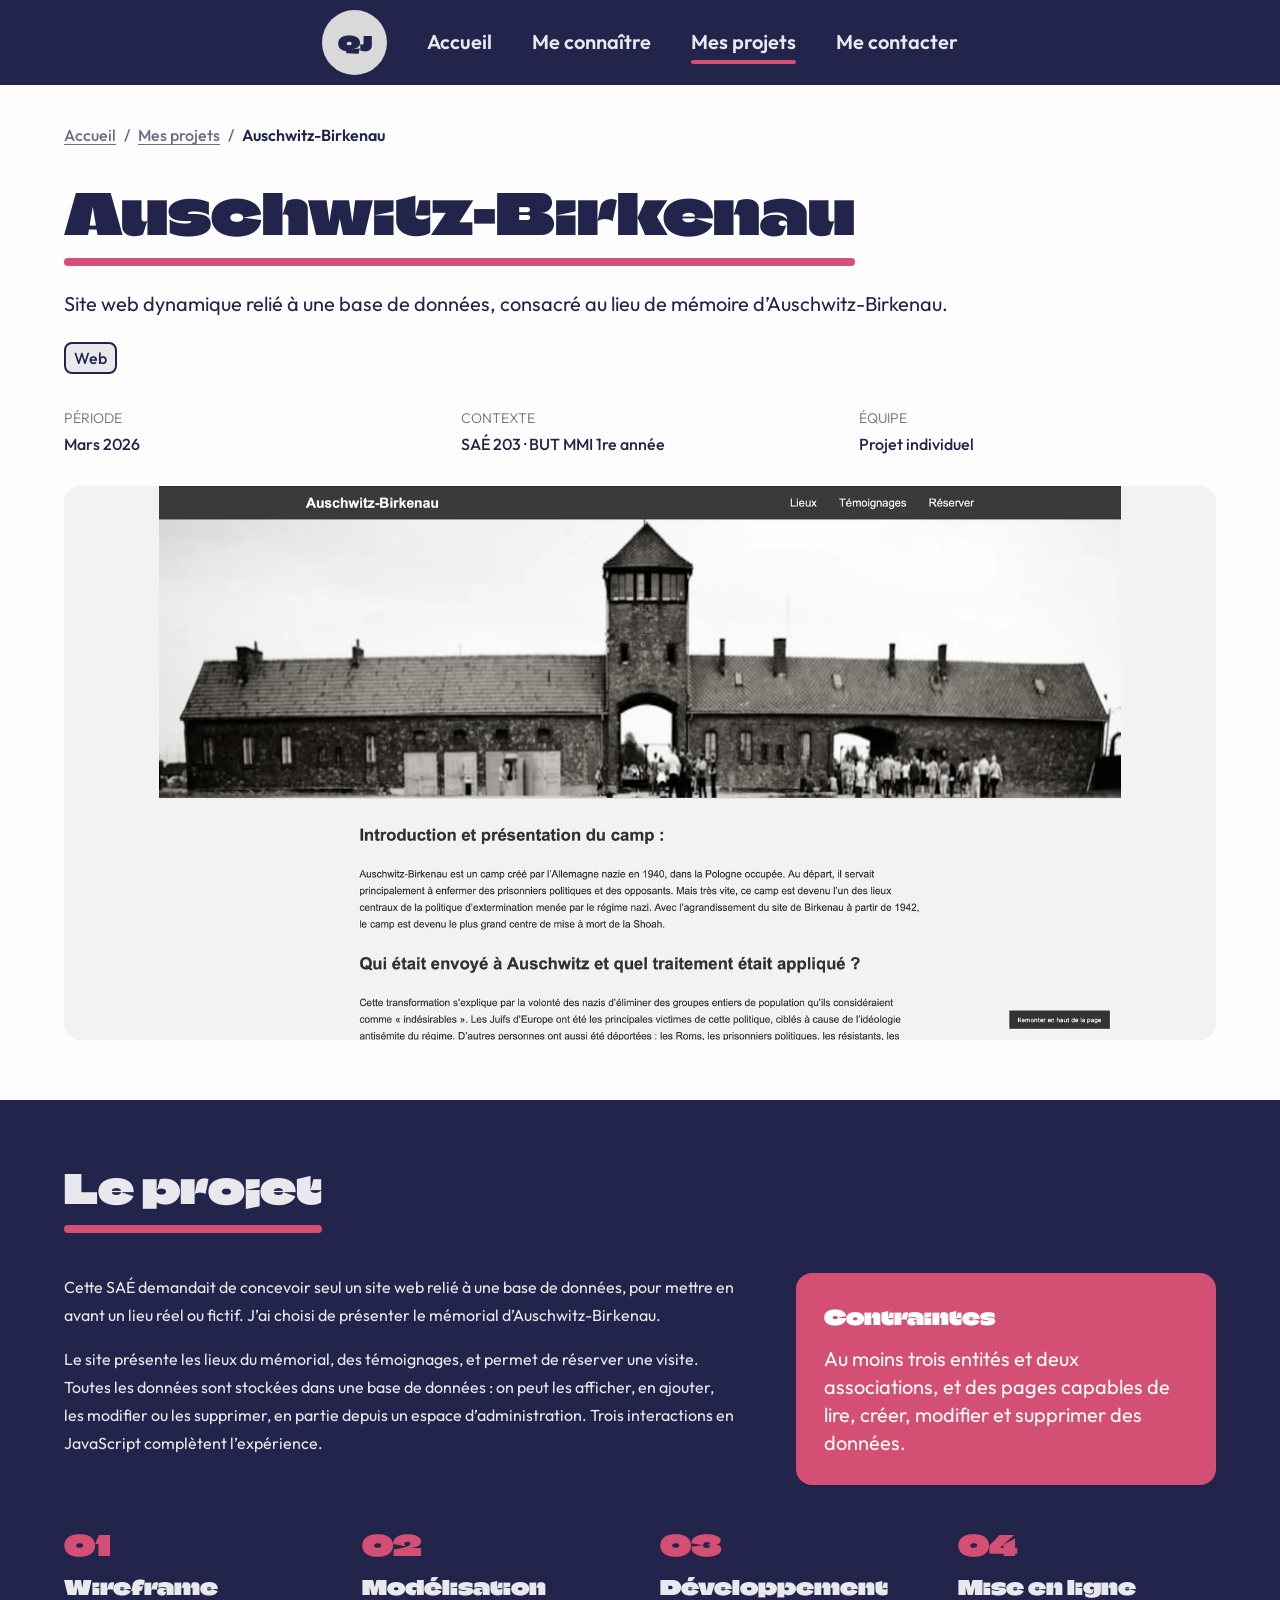
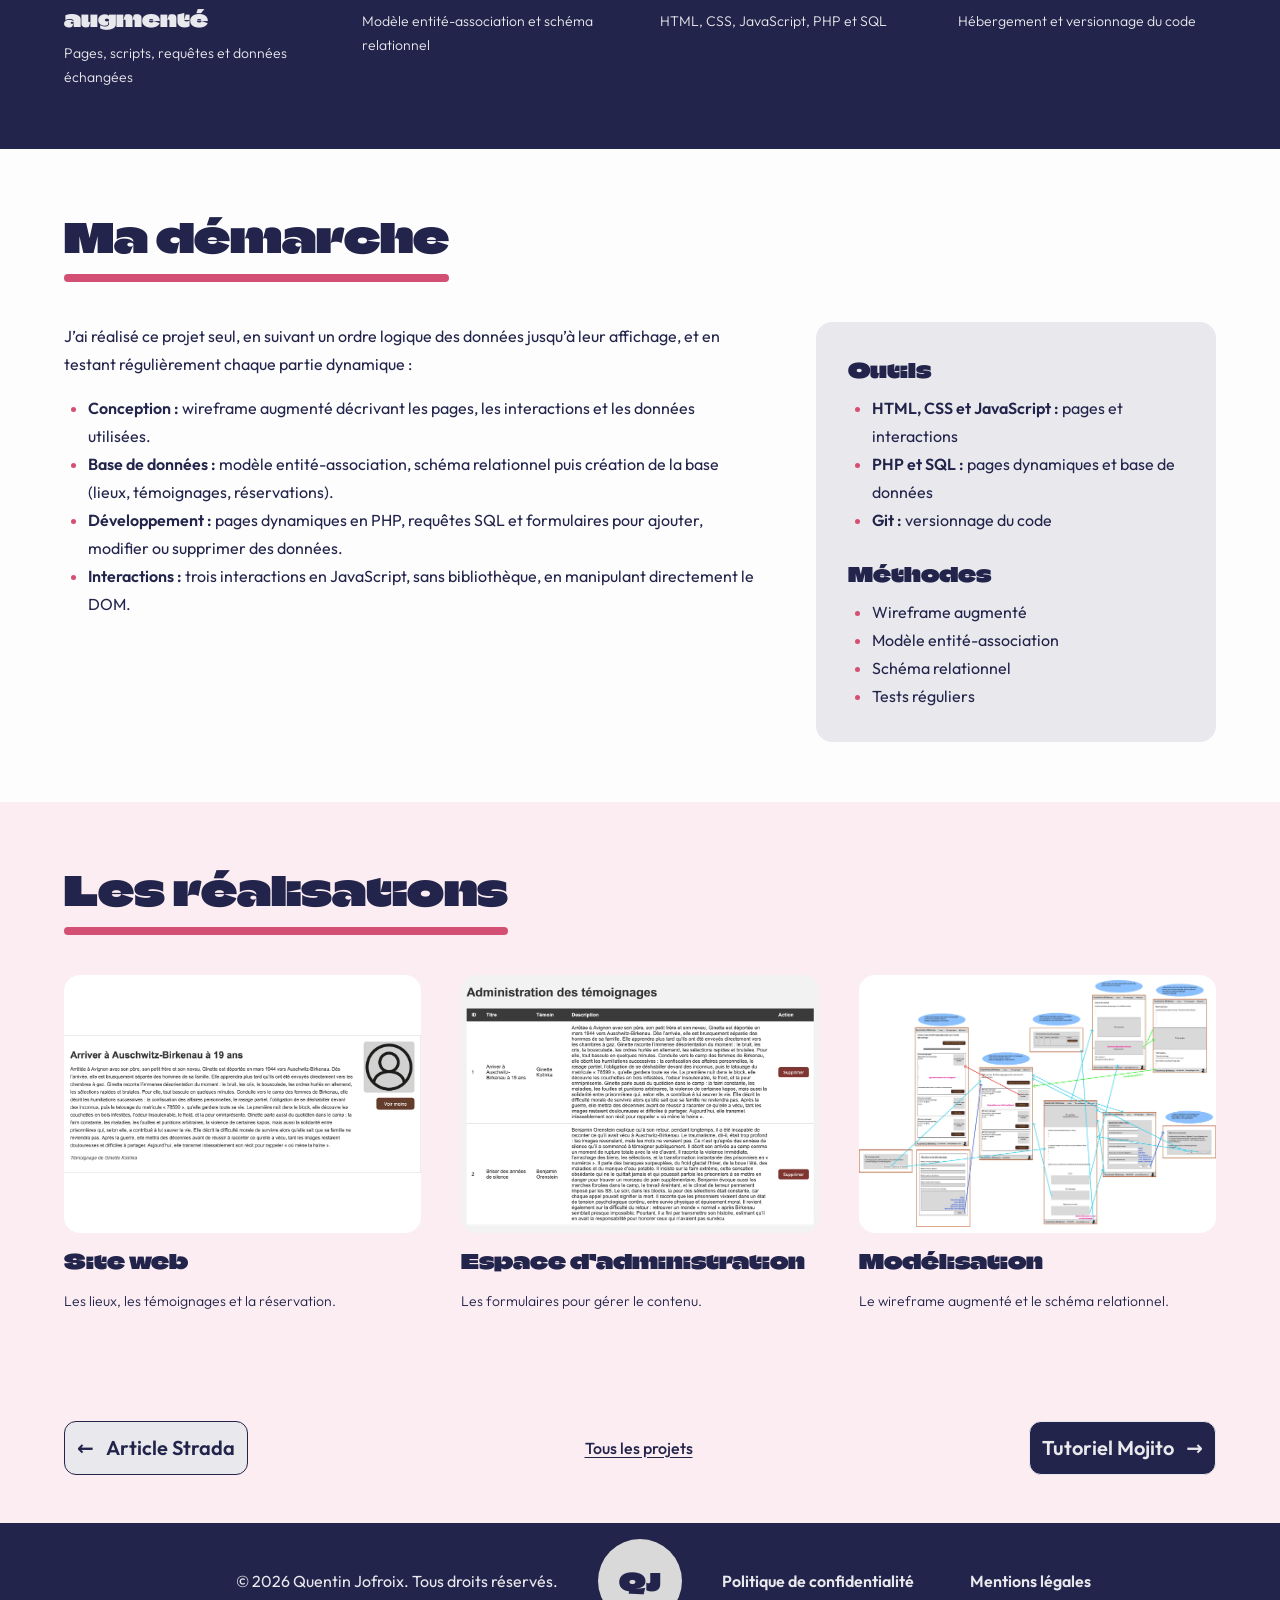
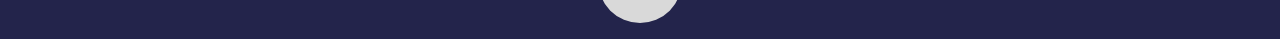
<file: projets/auschwitz-birkenau.html>
<!DOCTYPE html>
<html lang="fr">
<head>
  <meta charset="utf-8">
  <meta name="viewport" content="width=device-width, initial-scale=1">
  <title>Auschwitz-Birkenau – Projets de Quentin Jofroix</title>
  <link rel="icon" type="image/png" href="../assets/img/favicon.png">
  <meta name="description" content="Site web dynamique relié à une base de données, consacré au lieu de mémoire d’Auschwitz-Birkenau.">
  <meta name="author" content="Quentin Jofroix">
  <meta property="og:title" content="Auschwitz-Birkenau – Projets de Quentin Jofroix">
  <meta property="og:description" content="Site web dynamique relié à une base de données, consacré au lieu de mémoire d’Auschwitz-Birkenau.">
  <meta property="og:type" content="website">
  <meta name="theme-color" content="#23244b">
  <link rel="preload" href="../assets/fonts/climate-crisis-latin.woff2" as="font" type="font/woff2" crossorigin>
  <link rel="preload" href="../assets/fonts/outfit-latin.woff2" as="font" type="font/woff2" crossorigin>
  <link rel="stylesheet" href="../assets/css/style.css">
  <script>document.documentElement.classList.add("js");</script>
  <script src="../assets/js/main.js" defer></script>
</head>
<body>
  <a class="skip-link" href="#contenu">Aller au contenu</a>

  <header class="site-header">
    <div class="site-header__inner">
      <div class="site-header__center">
        <a class="logo" href="../index.html" aria-label="Accueil – Quentin Jofroix">QJ</a>
        <button class="nav-toggle" type="button" aria-expanded="false" aria-controls="menu" aria-label="Ouvrir le menu"><span class="nav-toggle__bars"></span></button>
        <nav class="nav" id="menu" aria-label="Menu principal">
          <ul class="nav__list"><li><a class="nav__link" href="../index.html">Accueil</a></li><li><a class="nav__link" href="../me-connaitre.html">Me connaître</a></li><li><a class="nav__link" href="../projets.html" aria-current="page">Mes projets</a></li><li><a class="nav__link" href="../contact.html">Me contacter</a></li></ul>
        </nav>
      </div>
    </div>
  </header>

  <main id="contenu">

    <section class="section section--light project-hero">
      <div class="container">
        <nav class="breadcrumb" aria-label="Fil d’Ariane"><ol><li><a href="../index.html">Accueil</a></li><li><a href="../projets.html">Mes projets</a></li><li><span aria-current="page">Auschwitz-Birkenau</span></li></ol></nav>
        <div class="project-head">
          <h1 class="title h1">Auschwitz-Birkenau</h1>
          <p class="subtitle">Site web dynamique relié à une base de données, consacré au lieu de mémoire d’Auschwitz-Birkenau.</p>
          <ul class="tag-list" aria-label="Domaines"><li class="tag tag--web">Web</li></ul>
        </div>
        <dl class="facts" data-reveal>
          <div><dt>Période</dt><dd>Mars 2026</dd></div>
          <div><dt>Contexte</dt><dd>SAÉ 203 · BUT MMI 1re année</dd></div>
          <div><dt>Équipe</dt><dd>Projet individuel</dd></div>
        </dl>
        <div data-reveal><div class="media media--img " style="--media-bg:#f2f2f2"><img src="../assets/img/auschwitz-birkenau-couverture.webp" alt="Page d’accueil du site sur Auschwitz-Birkenau" width="1600" height="921" style="object-fit:contain"></div></div>
      </div>
    </section>

    <section class="section section--dark section--project" aria-labelledby="le-projet">
      <div class="container">
        <h2 id="le-projet" class="title h2">Le projet</h2>
        <div class="presentation">
          <div class="text-flow" data-reveal><p>Cette SAÉ demandait de concevoir seul un site web relié à une base de données, pour mettre en avant un lieu réel ou fictif. J’ai choisi de présenter le mémorial d’Auschwitz-Birkenau.</p><p>Le site présente les lieux du mémorial, des témoignages, et permet de réserver une visite. Toutes les données sont stockées dans une base de données : on peut les afficher, en ajouter, les modifier ou les supprimer, en partie depuis un espace d’administration. Trois interactions en JavaScript complètent l’expérience.</p></div>
          <aside class="highlight" data-reveal style="--delay:.15s">
            <h3 class="h4">Contraintes</h3>
            <p class="subtitle">Au moins trois entités et deux associations, et des pages capables de lire, créer, modifier et supprimer des données.</p>
          </aside>
        </div>
        <ol class="steps" data-stagger><li><span class="step__num">01</span><h3 class="h4">Wireframe augmenté</h3><p class="caption">Pages, scripts, requêtes et données échangées</p></li><li><span class="step__num">02</span><h3 class="h4">Modélisation</h3><p class="caption">Modèle entité-association et schéma relationnel</p></li><li><span class="step__num">03</span><h3 class="h4">Développement</h3><p class="caption">HTML, CSS, JavaScript, PHP et SQL</p></li><li><span class="step__num">04</span><h3 class="h4">Mise en ligne</h3><p class="caption">Hébergement et versionnage du code</p></li></ol>
      </div>
    </section>

    <section class="section section--light section--project" aria-labelledby="contribution">
      <div class="container">
        <h2 id="contribution" class="title h2">Ma démarche</h2>
        <div class="contribution">
          <div class="contribution__main" data-reveal>
            <p>J’ai réalisé ce projet seul, en suivant un ordre logique des données jusqu’à leur affichage, et en testant régulièrement chaque partie dynamique :</p>
            <ul class="bullets"><li><strong>Conception : </strong>wireframe augmenté décrivant les pages, les interactions et les données utilisées.</li><li><strong>Base de données : </strong>modèle entité-association, schéma relationnel puis création de la base (lieux, témoignages, réservations).</li><li><strong>Développement : </strong>pages dynamiques en PHP, requêtes SQL et formulaires pour ajouter, modifier ou supprimer des données.</li><li><strong>Interactions : </strong>trois interactions en JavaScript, sans bibliothèque, en manipulant directement le DOM.</li></ul>
          </div>
          <aside class="toolbox" data-reveal style="--delay:.15s">
            <div><h3 class="h4">Outils</h3><ul class="bullets"><li><strong>HTML, CSS et JavaScript : </strong>pages et interactions</li><li><strong>PHP et SQL : </strong>pages dynamiques et base de données</li><li><strong>Git : </strong>versionnage du code</li></ul></div>
            <div><h3 class="h4">Méthodes</h3><ul class="bullets"><li>Wireframe augmenté</li><li>Modèle entité-association</li><li>Schéma relationnel</li><li>Tests réguliers</li></ul></div>
          </aside>
        </div>
      </div>
    </section>

    <section class="section section--pink section--project" aria-labelledby="realisations">
      <div class="container">
        <h2 id="realisations" class="title h2">Les réalisations</h2>
        <ul class="gallery" data-stagger><li class="gallery__item"><div class="media media--img " style="--media-bg:#ffffff"><img src="../assets/img/auschwitz-birkenau-site-web.webp" alt="Carte d’un témoignage sur le site, avec le bouton Voir moins" width="1000" height="385" loading="lazy" decoding="async" style="object-fit:contain"></div><h3 class="h4">Site web</h3><p class="caption">Les lieux, les témoignages et la réservation.</p></li><li class="gallery__item"><div class="media media--img " style="--media-bg:#f2f2f2"><img src="../assets/img/auschwitz-birkenau-administration.webp" alt="Tableau d’administration des témoignages avec les boutons Supprimer" width="1000" height="681" loading="lazy" decoding="async" style="object-fit:contain"></div><h3 class="h4">Espace d’administration</h3><p class="caption">Les formulaires pour gérer le contenu.</p></li><li class="gallery__item"><div class="media media--img " style="--media-bg:#ffffff"><img src="../assets/img/auschwitz-birkenau-modelisation.webp" alt="Wireframe augmenté du site Auschwitz-Birkenau" width="1600" height="1106" loading="lazy" decoding="async" style="object-fit:contain"></div><h3 class="h4">Modélisation</h3><p class="caption">Le wireframe augmenté et le schéma relationnel.</p></li></ul>
      </div>
    </section>

    <nav class="section section--pink project-nav" aria-label="Navigation entre les projets">
      <div class="container">
        <div class="project-nav__row">
          <a class="btn btn--light" href="article-strada.html" rel="prev"><span class="arrow arrow--left" aria-hidden="true">←</span> Article Strada</a>
          <a class="project-nav__all" href="../projets.html">Tous les projets</a>
          <a class="btn btn--dark" href="tutoriel-mojito.html" rel="next">Tutoriel Mojito <span class="arrow arrow--right" aria-hidden="true">→</span></a>
        </div>
      </div>
    </nav>

  </main>

  <footer class="site-footer">
    <div class="site-footer__inner">
      <p class="site-footer__copy">© 2026 Quentin Jofroix. Tous droits réservés.</p>
      <a class="logo" href="../index.html" aria-label="Retour à l’accueil">QJ</a>
      <ul class="site-footer__links">
        <li><a href="../confidentialite.html">Politique de confidentialité</a></li>
        <li><a href="../mentions-legales.html">Mentions légales</a></li>
      </ul>
    </div>
  </footer>
</body>
</html>
</file>
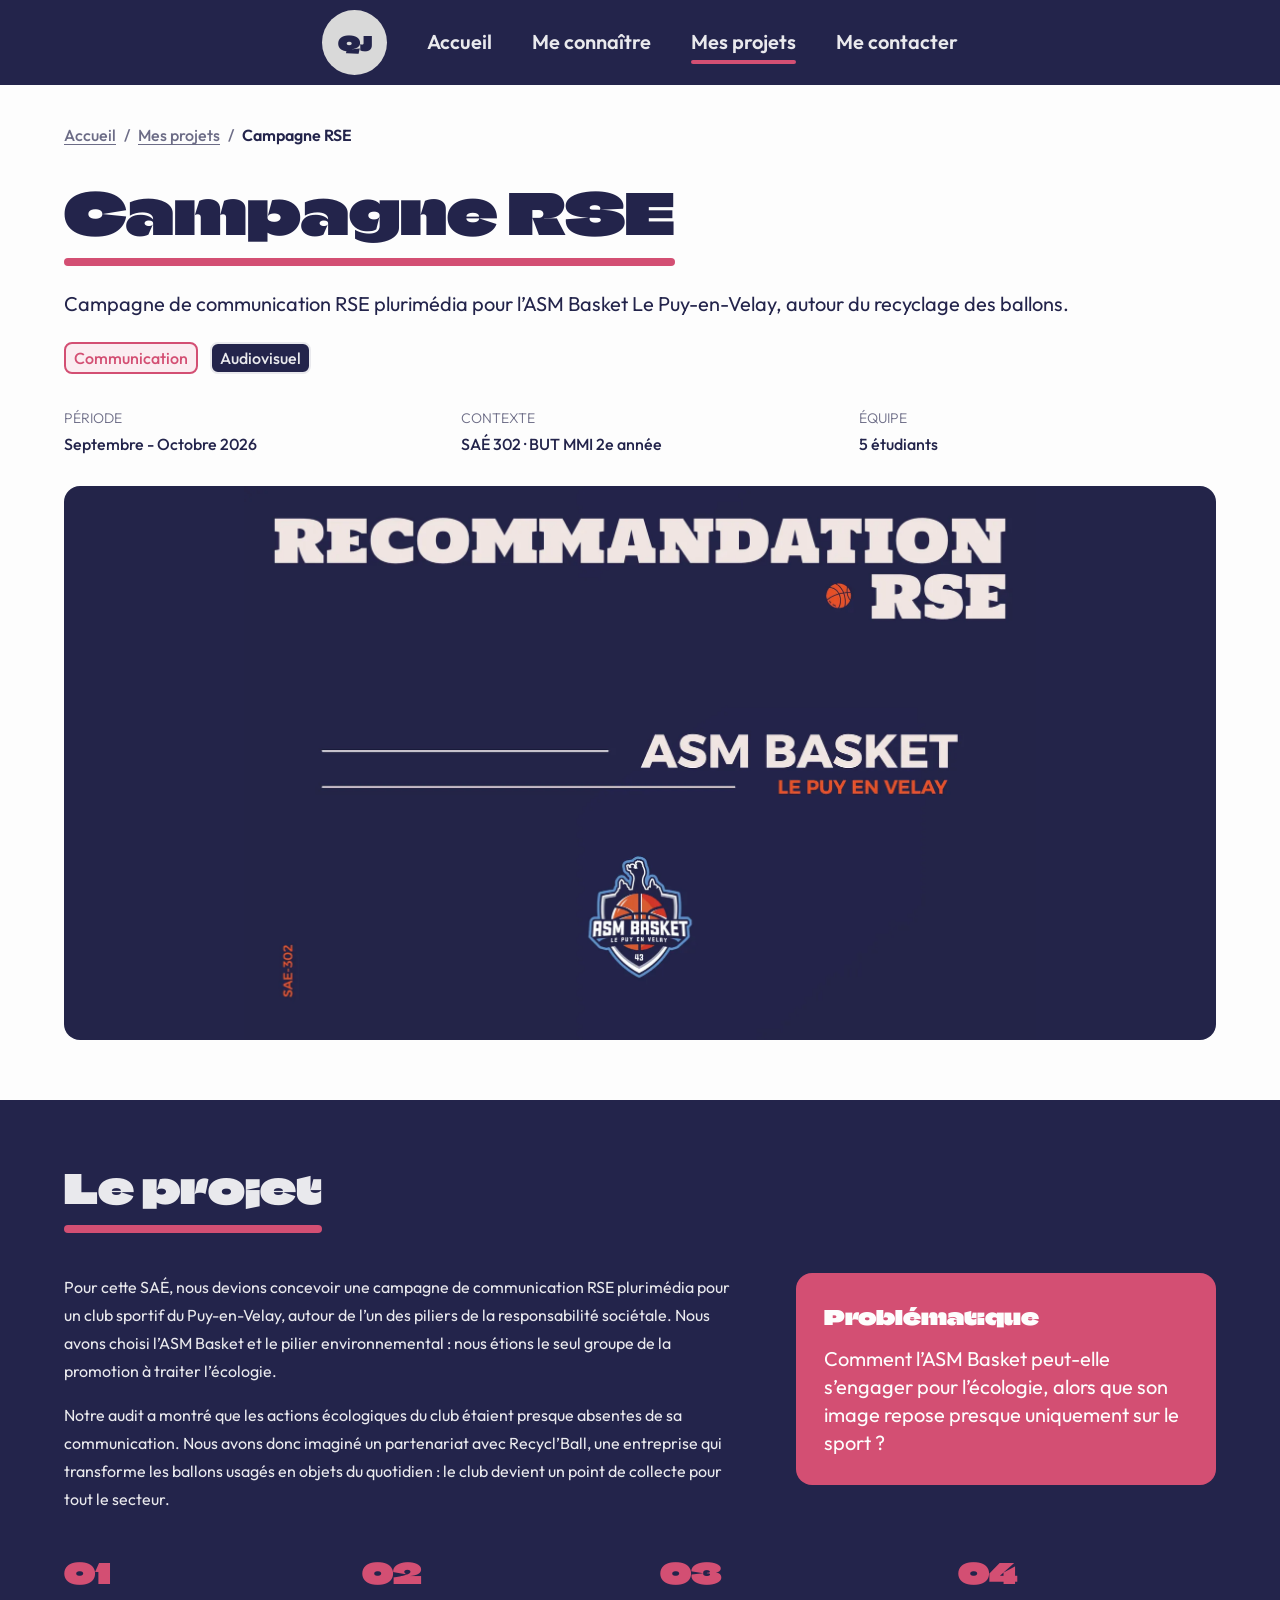
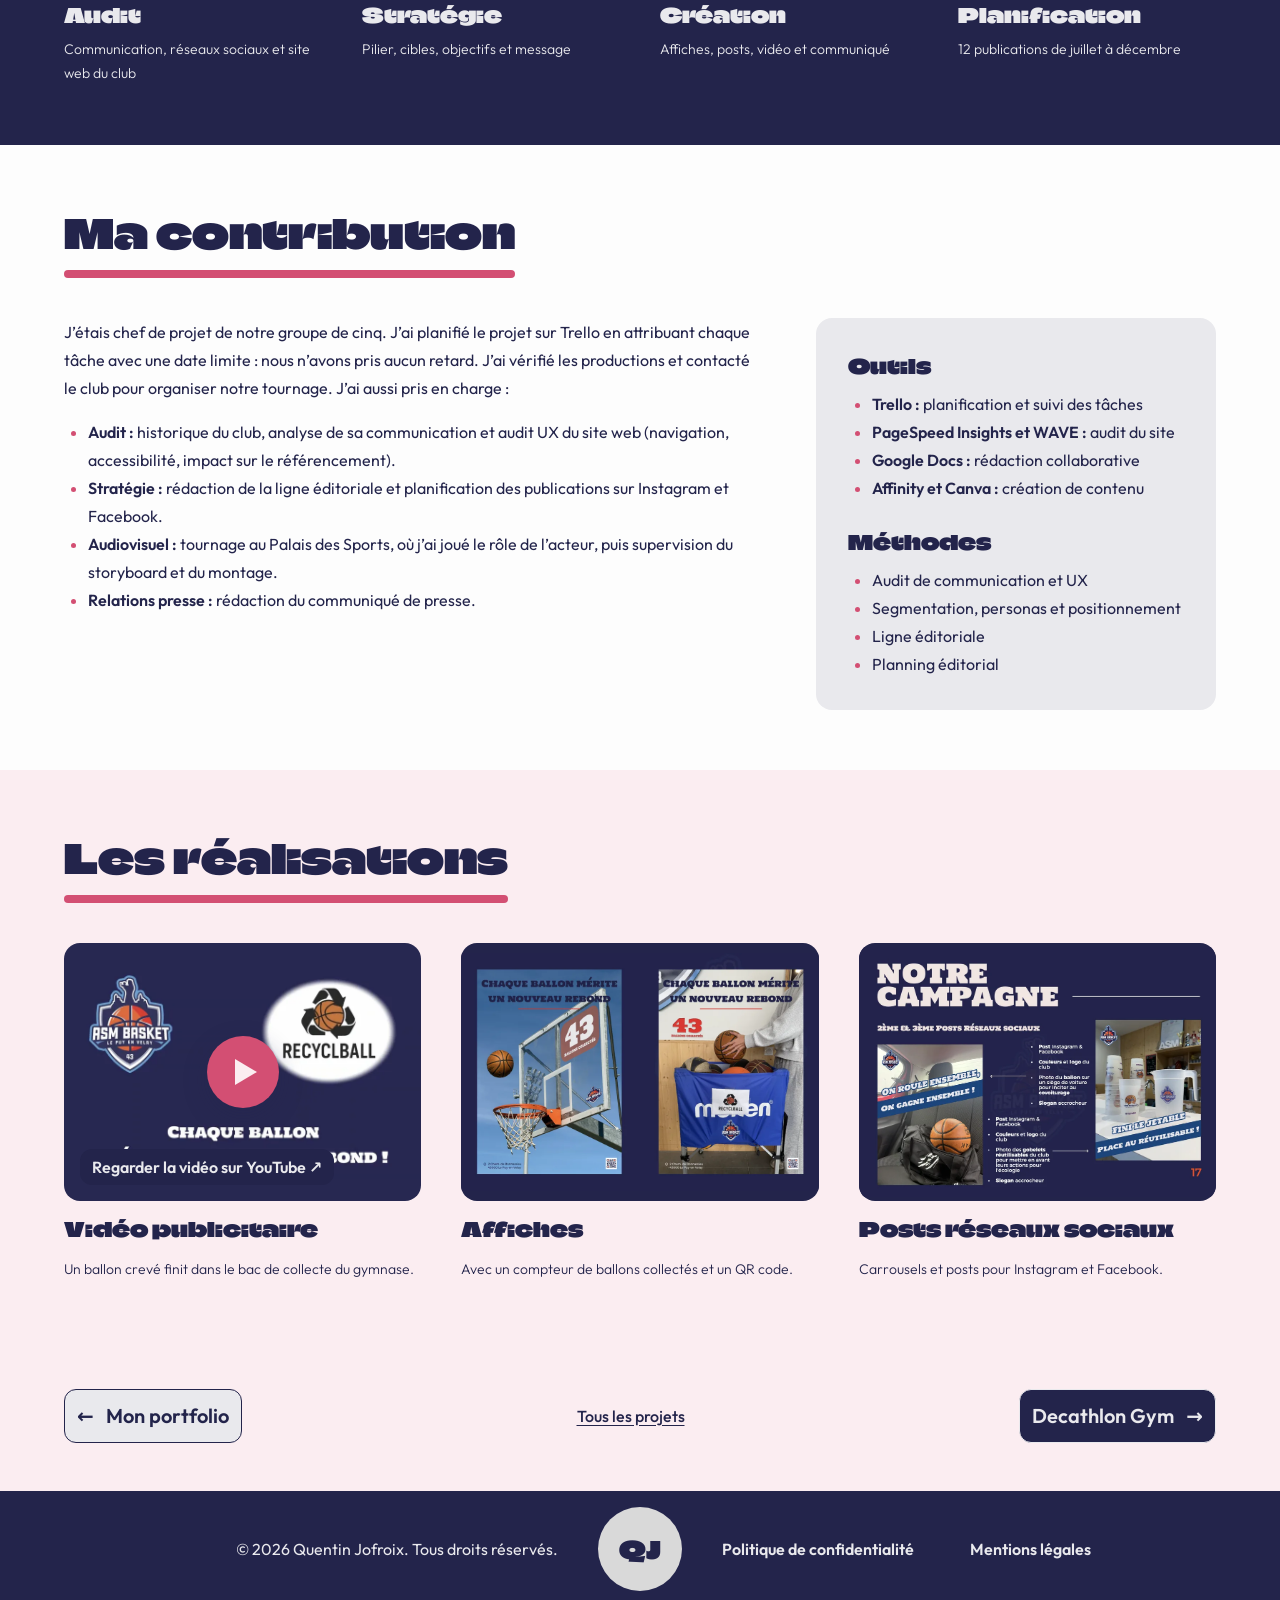
<file: projets/campagne-rse.html>
<!DOCTYPE html>
<html lang="fr">
<head>
  <meta charset="utf-8">
  <meta name="viewport" content="width=device-width, initial-scale=1">
  <title>Campagne RSE – Projets de Quentin Jofroix</title>
  <link rel="icon" type="image/png" href="../assets/img/favicon.png">
  <meta name="description" content="Campagne de communication RSE plurimédia pour l’ASM Basket Le Puy-en-Velay, autour du recyclage des ballons.">
  <meta name="author" content="Quentin Jofroix">
  <meta property="og:title" content="Campagne RSE – Projets de Quentin Jofroix">
  <meta property="og:description" content="Campagne de communication RSE plurimédia pour l’ASM Basket Le Puy-en-Velay, autour du recyclage des ballons.">
  <meta property="og:type" content="website">
  <meta name="theme-color" content="#23244b">
  <link rel="preload" href="../assets/fonts/climate-crisis-latin.woff2" as="font" type="font/woff2" crossorigin>
  <link rel="preload" href="../assets/fonts/outfit-latin.woff2" as="font" type="font/woff2" crossorigin>
  <link rel="stylesheet" href="../assets/css/style.css">
  <script>document.documentElement.classList.add("js");</script>
  <script src="../assets/js/main.js" defer></script>
</head>
<body>
  <a class="skip-link" href="#contenu">Aller au contenu</a>

  <header class="site-header">
    <div class="site-header__inner">
      <div class="site-header__center">
        <a class="logo" href="../index.html" aria-label="Accueil – Quentin Jofroix">QJ</a>
        <button class="nav-toggle" type="button" aria-expanded="false" aria-controls="menu" aria-label="Ouvrir le menu"><span class="nav-toggle__bars"></span></button>
        <nav class="nav" id="menu" aria-label="Menu principal">
          <ul class="nav__list"><li><a class="nav__link" href="../index.html">Accueil</a></li><li><a class="nav__link" href="../me-connaitre.html">Me connaître</a></li><li><a class="nav__link" href="../projets.html" aria-current="page">Mes projets</a></li><li><a class="nav__link" href="../contact.html">Me contacter</a></li></ul>
        </nav>
      </div>
    </div>
  </header>

  <main id="contenu">

    <section class="section section--light project-hero">
      <div class="container">
        <nav class="breadcrumb" aria-label="Fil d’Ariane"><ol><li><a href="../index.html">Accueil</a></li><li><a href="../projets.html">Mes projets</a></li><li><span aria-current="page">Campagne RSE</span></li></ol></nav>
        <div class="project-head">
          <h1 class="title h1">Campagne RSE</h1>
          <p class="subtitle">Campagne de communication RSE plurimédia pour l’ASM Basket Le Puy-en-Velay, autour du recyclage des ballons.</p>
          <ul class="tag-list" aria-label="Domaines"><li class="tag tag--communication">Communication</li><li class="tag tag--audiovisuel">Audiovisuel</li></ul>
        </div>
        <dl class="facts" data-reveal>
          <div><dt>Période</dt><dd>Septembre - Octobre 2026</dd></div>
          <div><dt>Contexte</dt><dd>SAÉ 302 · BUT MMI 2e année</dd></div>
          <div><dt>Équipe</dt><dd>5 étudiants</dd></div>
        </dl>
        <div data-reveal><div class="media media--img " style="--media-bg:#232449"><img src="../assets/img/campagne-rse-couverture.webp" alt="Couverture de la recommandation RSE pour l’ASM Basket Le Puy-en-Velay" width="1600" height="1119" style="object-fit:contain"></div></div>
      </div>
    </section>

    <section class="section section--dark section--project" aria-labelledby="le-projet">
      <div class="container">
        <h2 id="le-projet" class="title h2">Le projet</h2>
        <div class="presentation">
          <div class="text-flow" data-reveal><p>Pour cette SAÉ, nous devions concevoir une campagne de communication RSE plurimédia pour un club sportif du Puy-en-Velay, autour de l’un des piliers de la responsabilité sociétale. Nous avons choisi l’ASM Basket et le pilier environnemental : nous étions le seul groupe de la promotion à traiter l’écologie.</p><p>Notre audit a montré que les actions écologiques du club étaient presque absentes de sa communication. Nous avons donc imaginé un partenariat avec Recycl’Ball, une entreprise qui transforme les ballons usagés en objets du quotidien : le club devient un point de collecte pour tout le secteur.</p></div>
          <aside class="highlight" data-reveal style="--delay:.15s">
            <h3 class="h4">Problématique</h3>
            <p class="subtitle">Comment l’ASM Basket peut-elle s’engager pour l’écologie, alors que son image repose presque uniquement sur le sport ?</p>
          </aside>
        </div>
        <ol class="steps" data-stagger><li><span class="step__num">01</span><h3 class="h4">Audit</h3><p class="caption">Communication, réseaux sociaux et site web du club</p></li><li><span class="step__num">02</span><h3 class="h4">Stratégie</h3><p class="caption">Pilier, cibles, objectifs et message</p></li><li><span class="step__num">03</span><h3 class="h4">Création</h3><p class="caption">Affiches, posts, vidéo et communiqué</p></li><li><span class="step__num">04</span><h3 class="h4">Planification</h3><p class="caption">12 publications de juillet à décembre</p></li></ol>
      </div>
    </section>

    <section class="section section--light section--project" aria-labelledby="contribution">
      <div class="container">
        <h2 id="contribution" class="title h2">Ma contribution</h2>
        <div class="contribution">
          <div class="contribution__main" data-reveal>
            <p>J’étais chef de projet de notre groupe de cinq. J’ai planifié le projet sur Trello en attribuant chaque tâche avec une date limite : nous n’avons pris aucun retard. J’ai vérifié les productions et contacté le club pour organiser notre tournage. J’ai aussi pris en charge :</p>
            <ul class="bullets"><li><strong>Audit : </strong>historique du club, analyse de sa communication et audit UX du site web (navigation, accessibilité, impact sur le référencement).</li><li><strong>Stratégie : </strong>rédaction de la ligne éditoriale et planification des publications sur Instagram et Facebook.</li><li><strong>Audiovisuel : </strong>tournage au Palais des Sports, où j’ai joué le rôle de l’acteur, puis supervision du storyboard et du montage.</li><li><strong>Relations presse : </strong>rédaction du communiqué de presse.</li></ul>
          </div>
          <aside class="toolbox" data-reveal style="--delay:.15s">
            <div><h3 class="h4">Outils</h3><ul class="bullets"><li><strong>Trello : </strong>planification et suivi des tâches</li><li><strong>PageSpeed Insights et WAVE : </strong>audit du site</li><li><strong>Google Docs : </strong>rédaction collaborative</li><li><strong>Affinity et Canva : </strong>création de contenu</li></ul></div>
            <div><h3 class="h4">Méthodes</h3><ul class="bullets"><li>Audit de communication et UX</li><li>Segmentation, personas et positionnement</li><li>Ligne éditoriale</li><li>Planning éditorial</li></ul></div>
          </aside>
        </div>
      </div>
    </section>

    <section class="section section--pink section--project" aria-labelledby="realisations">
      <div class="container">
        <h2 id="realisations" class="title h2">Les réalisations</h2>
        <ul class="gallery" data-stagger><li class="gallery__item"><a class="media-link media-link--play" href="https://www.youtube.com/watch?v=K0dxpyBDBsc" target="_blank" rel="noopener"><div class="media media--img " style="--media-bg:#272851"><img src="../assets/img/campagne-rse-video.webp" alt="Extrait de la vidéo publicitaire : logos de l’ASM Basket et de Recycl’Ball" width="1000" height="544" loading="lazy" decoding="async" style="object-fit:cover"></div><span class="media-link__play" aria-hidden="true"></span><span class="media-link__label">Regarder la vidéo sur YouTube <span aria-hidden="true">↗</span></span><span class="sr-only"> (nouvel onglet)</span></a><h3 class="h4">Vidéo publicitaire</h3><p class="caption">Un ballon crevé finit dans le bac de collecte du gymnase.</p></li><li class="gallery__item"><div class="media media--img " style="--media-bg:#23244b"><img src="../assets/img/campagne-rse-affiches.webp" alt="Deux affiches « Chaque ballon mérite un nouveau rebond » avec le compteur de ballons collectés" width="1000" height="666" loading="lazy" decoding="async" style="object-fit:contain"></div><h3 class="h4">Affiches</h3><p class="caption">Avec un compteur de ballons collectés et un QR code.</p></li><li class="gallery__item"><div class="media media--img " style="--media-bg:#23244b"><img src="../assets/img/campagne-rse-posts.webp" alt="Deux posts pour les réseaux sociaux du club : covoiturage et gobelets réutilisables" width="1000" height="699" loading="lazy" decoding="async" style="object-fit:contain"></div><h3 class="h4">Posts réseaux sociaux</h3><p class="caption">Carrousels et posts pour Instagram et Facebook.</p></li></ul>
      </div>
    </section>

    <nav class="section section--pink project-nav" aria-label="Navigation entre les projets">
      <div class="container">
        <div class="project-nav__row">
          <a class="btn btn--light" href="mon-portfolio.html" rel="prev"><span class="arrow arrow--left" aria-hidden="true">←</span> Mon portfolio</a>
          <a class="project-nav__all" href="../projets.html">Tous les projets</a>
          <a class="btn btn--dark" href="decathlon-gym.html" rel="next">Decathlon Gym <span class="arrow arrow--right" aria-hidden="true">→</span></a>
        </div>
      </div>
    </nav>

  </main>

  <footer class="site-footer">
    <div class="site-footer__inner">
      <p class="site-footer__copy">© 2026 Quentin Jofroix. Tous droits réservés.</p>
      <a class="logo" href="../index.html" aria-label="Retour à l’accueil">QJ</a>
      <ul class="site-footer__links">
        <li><a href="../confidentialite.html">Politique de confidentialité</a></li>
        <li><a href="../mentions-legales.html">Mentions légales</a></li>
      </ul>
    </div>
  </footer>
</body>
</html>
</file>
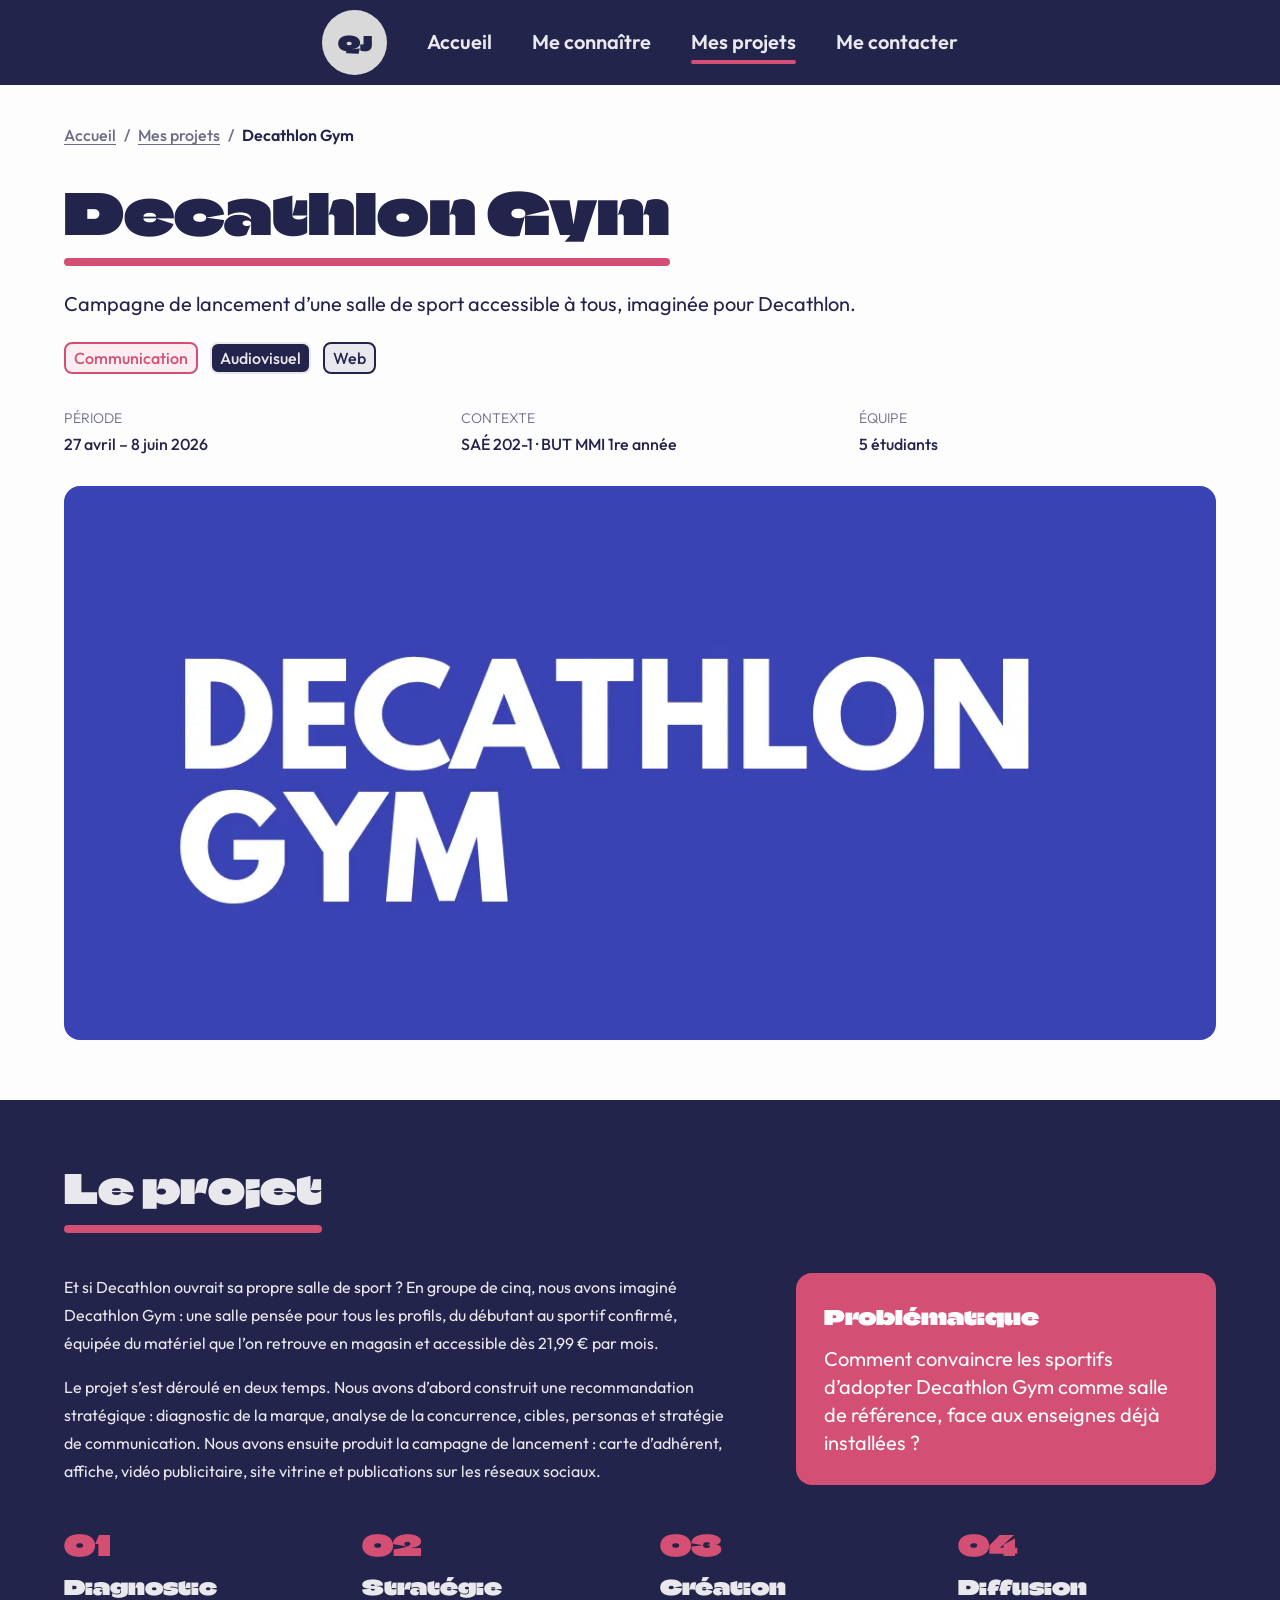
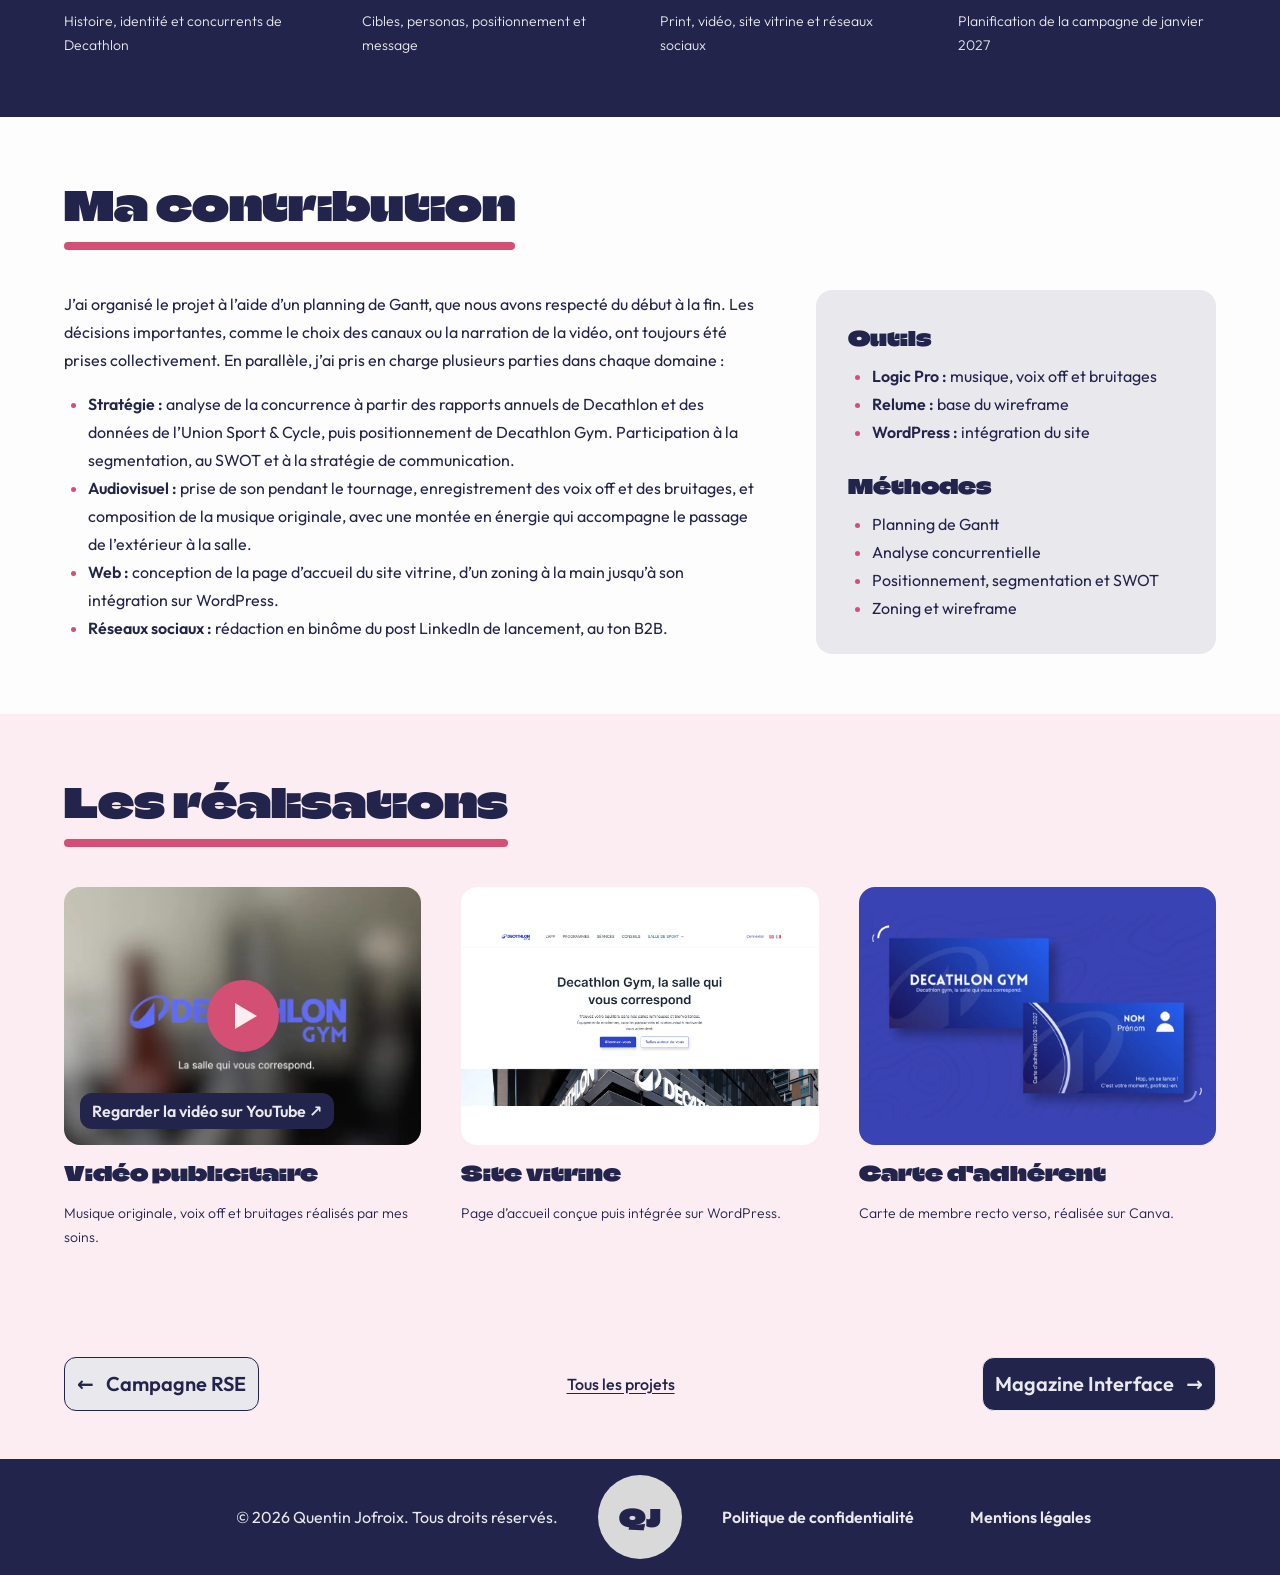
<file: projets/decathlon-gym.html>
<!DOCTYPE html>
<html lang="fr">
<head>
  <meta charset="utf-8">
  <meta name="viewport" content="width=device-width, initial-scale=1">
  <title>Decathlon Gym – Projets de Quentin Jofroix</title>
  <link rel="icon" type="image/png" href="../assets/img/favicon.png">
  <meta name="description" content="Campagne de lancement d’une salle de sport accessible à tous, imaginée pour Decathlon.">
  <meta name="author" content="Quentin Jofroix">
  <meta property="og:title" content="Decathlon Gym – Projets de Quentin Jofroix">
  <meta property="og:description" content="Campagne de lancement d’une salle de sport accessible à tous, imaginée pour Decathlon.">
  <meta property="og:type" content="website">
  <meta name="theme-color" content="#23244b">
  <link rel="preload" href="../assets/fonts/climate-crisis-latin.woff2" as="font" type="font/woff2" crossorigin>
  <link rel="preload" href="../assets/fonts/outfit-latin.woff2" as="font" type="font/woff2" crossorigin>
  <link rel="stylesheet" href="../assets/css/style.css">
  <script>document.documentElement.classList.add("js");</script>
  <script src="../assets/js/main.js" defer></script>
</head>
<body>
  <a class="skip-link" href="#contenu">Aller au contenu</a>

  <header class="site-header">
    <div class="site-header__inner">
      <div class="site-header__center">
        <a class="logo" href="../index.html" aria-label="Accueil – Quentin Jofroix">QJ</a>
        <button class="nav-toggle" type="button" aria-expanded="false" aria-controls="menu" aria-label="Ouvrir le menu"><span class="nav-toggle__bars"></span></button>
        <nav class="nav" id="menu" aria-label="Menu principal">
          <ul class="nav__list"><li><a class="nav__link" href="../index.html">Accueil</a></li><li><a class="nav__link" href="../me-connaitre.html">Me connaître</a></li><li><a class="nav__link" href="../projets.html" aria-current="page">Mes projets</a></li><li><a class="nav__link" href="../contact.html">Me contacter</a></li></ul>
        </nav>
      </div>
    </div>
  </header>

  <main id="contenu">

    <section class="section section--light project-hero">
      <div class="container">
        <nav class="breadcrumb" aria-label="Fil d’Ariane"><ol><li><a href="../index.html">Accueil</a></li><li><a href="../projets.html">Mes projets</a></li><li><span aria-current="page">Decathlon Gym</span></li></ol></nav>
        <div class="project-head">
          <h1 class="title h1">Decathlon Gym</h1>
          <p class="subtitle">Campagne de lancement d’une salle de sport accessible à tous, imaginée pour Decathlon.</p>
          <ul class="tag-list" aria-label="Domaines"><li class="tag tag--communication">Communication</li><li class="tag tag--audiovisuel">Audiovisuel</li><li class="tag tag--web">Web</li></ul>
        </div>
        <dl class="facts" data-reveal>
          <div><dt>Période</dt><dd>27 avril – 8 juin 2026</dd></div>
          <div><dt>Contexte</dt><dd>SAÉ 202-1 · BUT MMI 1re année</dd></div>
          <div><dt>Équipe</dt><dd>5 étudiants</dd></div>
        </dl>
        <div data-reveal><div class="media media--img " style="--media-bg:#3943b3"><img src="../assets/img/decathlon-gym-couverture.webp" alt="Logo Decathlon Gym" width="1238" height="544" style="object-fit:contain"></div></div>
      </div>
    </section>

    <section class="section section--dark section--project" aria-labelledby="le-projet">
      <div class="container">
        <h2 id="le-projet" class="title h2">Le projet</h2>
        <div class="presentation">
          <div class="text-flow" data-reveal><p>Et si Decathlon ouvrait sa propre salle de sport ? En groupe de cinq, nous avons imaginé Decathlon Gym : une salle pensée pour tous les profils, du débutant au sportif confirmé, équipée du matériel que l’on retrouve en magasin et accessible dès 21,99 € par mois.</p><p>Le projet s’est déroulé en deux temps. Nous avons d’abord construit une recommandation stratégique : diagnostic de la marque, analyse de la concurrence, cibles, personas et stratégie de communication. Nous avons ensuite produit la campagne de lancement : carte d’adhérent, affiche, vidéo publicitaire, site vitrine et publications sur les réseaux sociaux.</p></div>
          <aside class="highlight" data-reveal style="--delay:.15s">
            <h3 class="h4">Problématique</h3>
            <p class="subtitle">Comment convaincre les sportifs d’adopter Decathlon Gym comme salle de référence, face aux enseignes déjà installées ?</p>
          </aside>
        </div>
        <ol class="steps" data-stagger><li><span class="step__num">01</span><h3 class="h4">Diagnostic</h3><p class="caption">Histoire, identité et concurrents de Decathlon</p></li><li><span class="step__num">02</span><h3 class="h4">Stratégie</h3><p class="caption">Cibles, personas, positionnement et message</p></li><li><span class="step__num">03</span><h3 class="h4">Création</h3><p class="caption">Print, vidéo, site vitrine et réseaux sociaux</p></li><li><span class="step__num">04</span><h3 class="h4">Diffusion</h3><p class="caption">Planification de la campagne de janvier 2027</p></li></ol>
      </div>
    </section>

    <section class="section section--light section--project" aria-labelledby="contribution">
      <div class="container">
        <h2 id="contribution" class="title h2">Ma contribution</h2>
        <div class="contribution">
          <div class="contribution__main" data-reveal>
            <p>J’ai organisé le projet à l’aide d’un planning de Gantt, que nous avons respecté du début à la fin. Les décisions importantes, comme le choix des canaux ou la narration de la vidéo, ont toujours été prises collectivement. En parallèle, j’ai pris en charge plusieurs parties dans chaque domaine :</p>
            <ul class="bullets"><li><strong>Stratégie : </strong>analyse de la concurrence à partir des rapports annuels de Decathlon et des données de l’Union Sport &amp; Cycle, puis positionnement de Decathlon Gym. Participation à la segmentation, au SWOT et à la stratégie de communication.</li><li><strong>Audiovisuel : </strong>prise de son pendant le tournage, enregistrement des voix off et des bruitages, et composition de la musique originale, avec une montée en énergie qui accompagne le passage de l’extérieur à la salle.</li><li><strong>Web : </strong>conception de la page d’accueil du site vitrine, d’un zoning à la main jusqu’à son intégration sur WordPress.</li><li><strong>Réseaux sociaux : </strong>rédaction en binôme du post LinkedIn de lancement, au ton B2B.</li></ul>
          </div>
          <aside class="toolbox" data-reveal style="--delay:.15s">
            <div><h3 class="h4">Outils</h3><ul class="bullets"><li><strong>Logic Pro : </strong>musique, voix off et bruitages</li><li><strong>Relume : </strong>base du wireframe</li><li><strong>WordPress : </strong>intégration du site</li></ul></div>
            <div><h3 class="h4">Méthodes</h3><ul class="bullets"><li>Planning de Gantt</li><li>Analyse concurrentielle</li><li>Positionnement, segmentation et SWOT</li><li>Zoning et wireframe</li></ul></div>
          </aside>
        </div>
      </div>
    </section>

    <section class="section section--pink section--project" aria-labelledby="realisations">
      <div class="container">
        <h2 id="realisations" class="title h2">Les réalisations</h2>
        <ul class="gallery" data-stagger><li class="gallery__item"><a class="media-link media-link--play" href="https://www.youtube.com/watch?v=8xoNTbp_2p0" target="_blank" rel="noopener"><div class="media media--img " style="--media-bg:#3a3836"><img src="../assets/img/decathlon-gym-video.webp" alt="Extrait de la vidéo publicitaire : logo Decathlon Gym" width="1000" height="545" loading="lazy" decoding="async" style="object-fit:cover"></div><span class="media-link__play" aria-hidden="true"></span><span class="media-link__label">Regarder la vidéo sur YouTube <span aria-hidden="true">↗</span></span><span class="sr-only"> (nouvel onglet)</span></a><h3 class="h4">Vidéo publicitaire</h3><p class="caption">Musique originale, voix off et bruitages réalisés par mes soins.</p></li><li class="gallery__item"><div class="media media--img " style="--media-bg:#ffffff"><img src="../assets/img/decathlon-gym-site-vitrine.webp" alt="Page d’accueil du site vitrine Decathlon Gym" width="1200" height="607" loading="lazy" decoding="async" style="object-fit:contain"></div><h3 class="h4">Site vitrine</h3><p class="caption">Page d’accueil conçue puis intégrée sur WordPress.</p></li><li class="gallery__item"><div class="media media--img " style="--media-bg:#3943b3"><img src="../assets/img/decathlon-gym-carte-adherent.webp" alt="Recto et verso de la carte d’adhérent Decathlon Gym" width="1000" height="570" loading="lazy" decoding="async" style="object-fit:contain"></div><h3 class="h4">Carte d’adhérent</h3><p class="caption">Carte de membre recto verso, réalisée sur Canva.</p></li></ul>
      </div>
    </section>

    <nav class="section section--pink project-nav" aria-label="Navigation entre les projets">
      <div class="container">
        <div class="project-nav__row">
          <a class="btn btn--light" href="campagne-rse.html" rel="prev"><span class="arrow arrow--left" aria-hidden="true">←</span> Campagne RSE</a>
          <a class="project-nav__all" href="../projets.html">Tous les projets</a>
          <a class="btn btn--dark" href="magazine-interface.html" rel="next">Magazine Interface <span class="arrow arrow--right" aria-hidden="true">→</span></a>
        </div>
      </div>
    </nav>

  </main>

  <footer class="site-footer">
    <div class="site-footer__inner">
      <p class="site-footer__copy">© 2026 Quentin Jofroix. Tous droits réservés.</p>
      <a class="logo" href="../index.html" aria-label="Retour à l’accueil">QJ</a>
      <ul class="site-footer__links">
        <li><a href="../confidentialite.html">Politique de confidentialité</a></li>
        <li><a href="../mentions-legales.html">Mentions légales</a></li>
      </ul>
    </div>
  </footer>
</body>
</html>
</file>
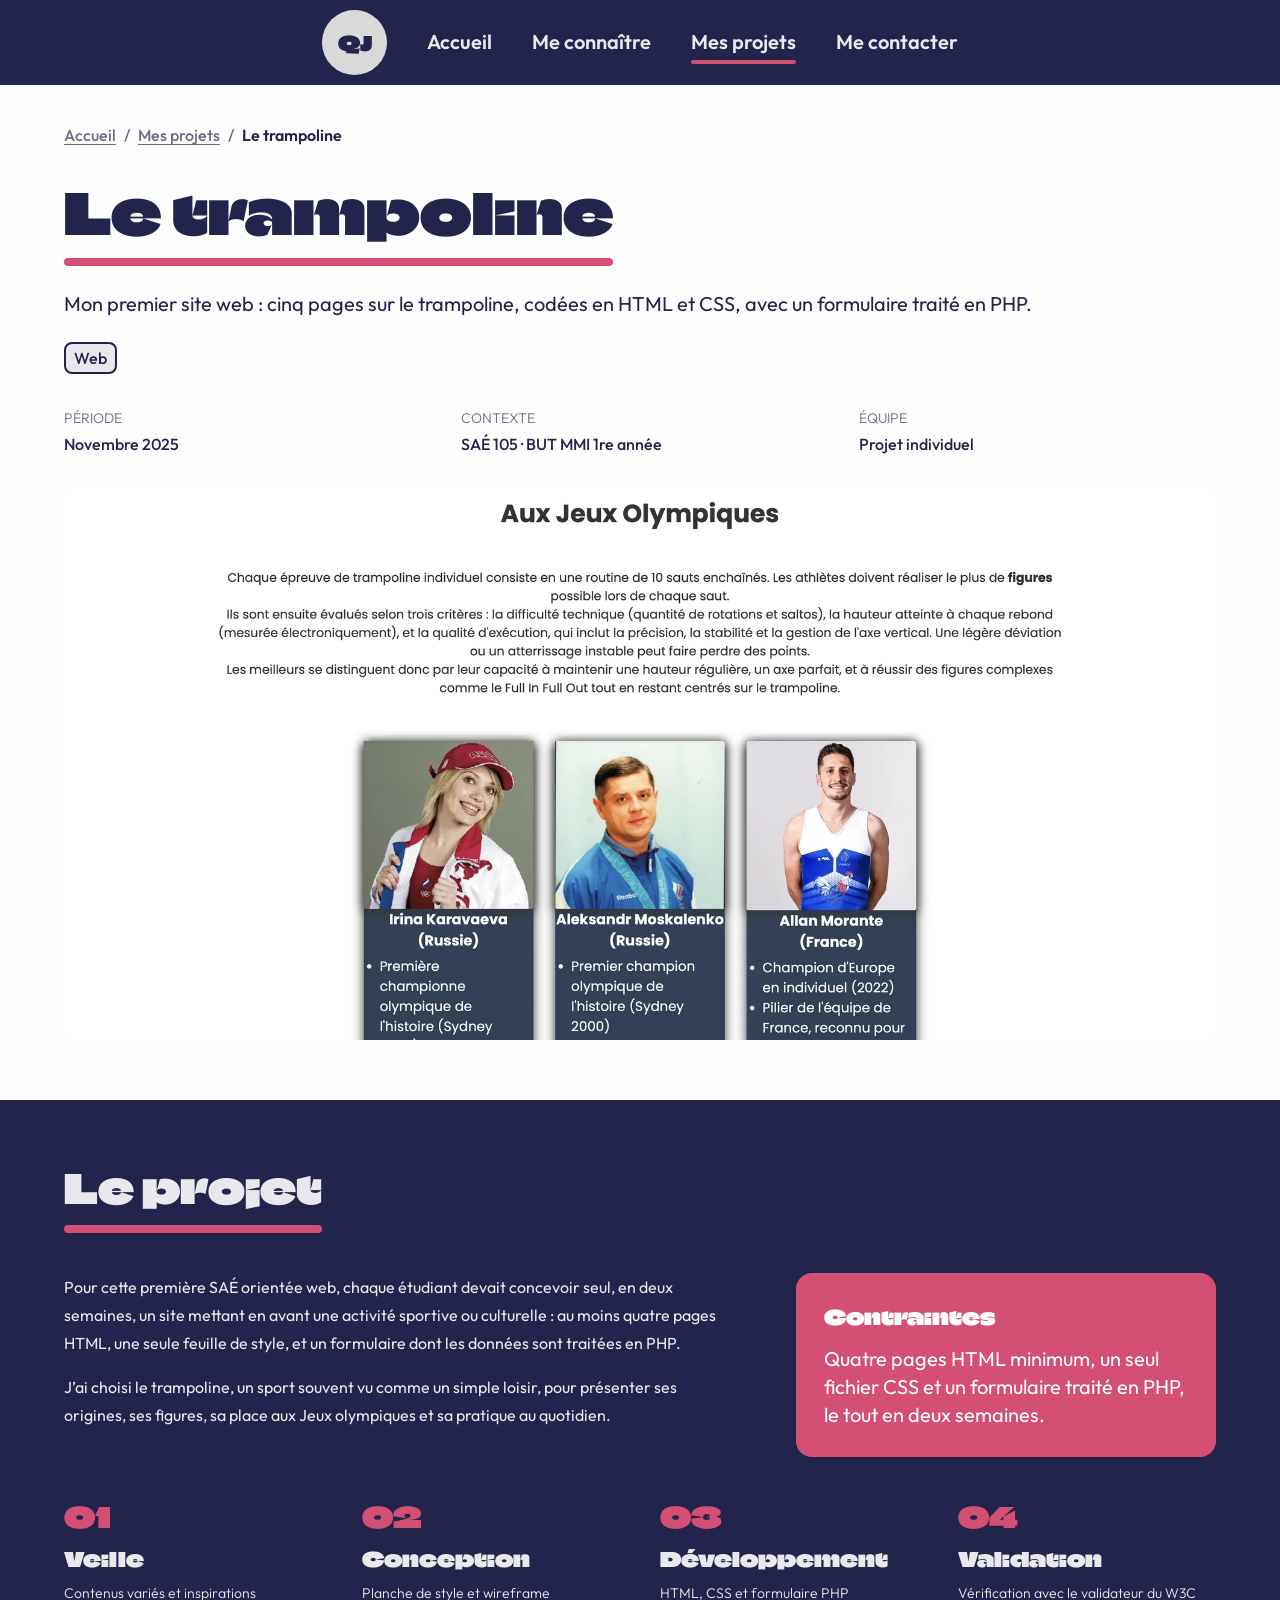
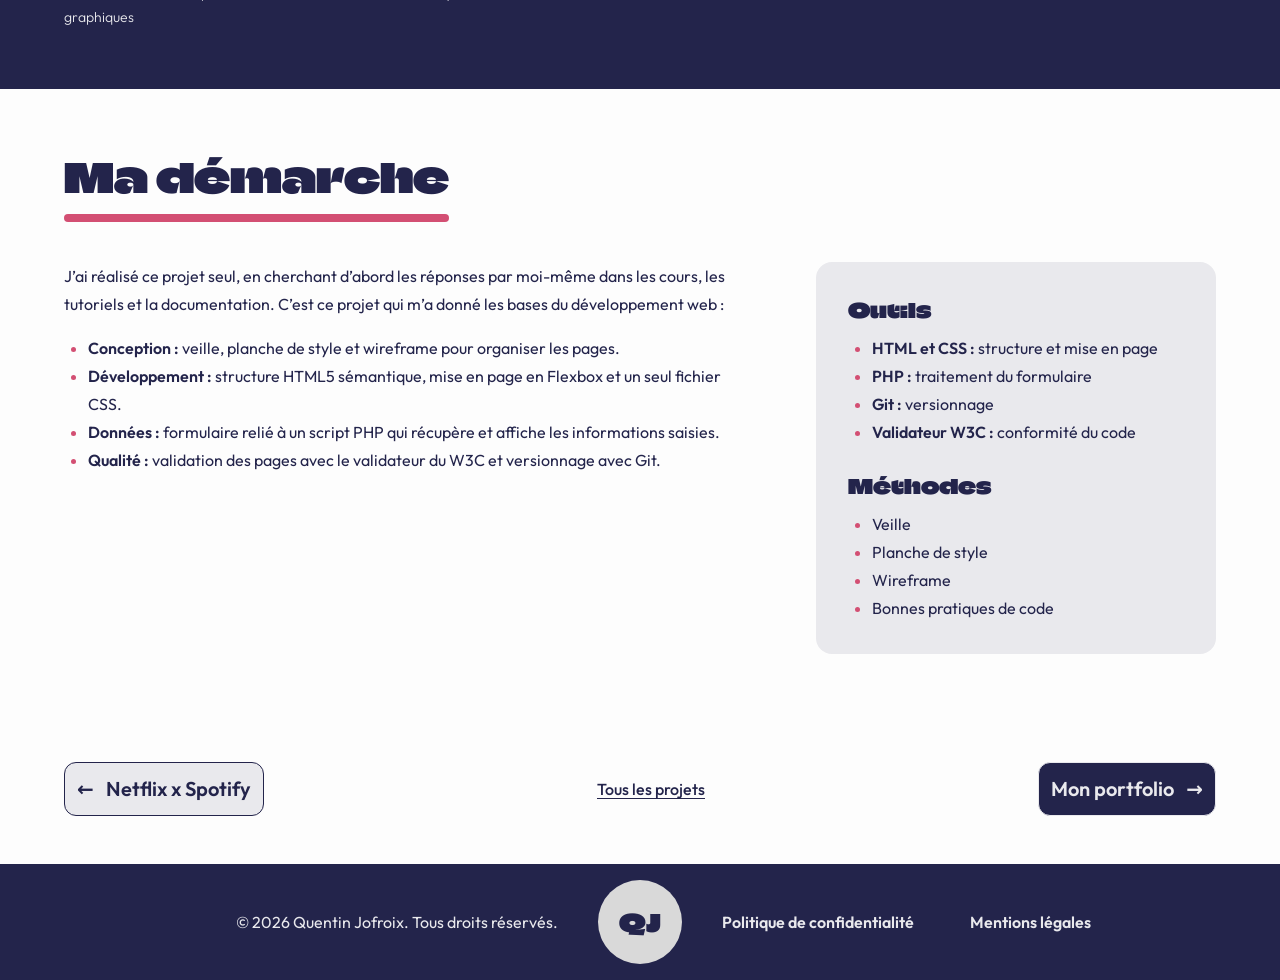
<file: projets/le-trampoline.html>
<!DOCTYPE html>
<html lang="fr">
<head>
  <meta charset="utf-8">
  <meta name="viewport" content="width=device-width, initial-scale=1">
  <title>Le trampoline – Projets de Quentin Jofroix</title>
  <link rel="icon" type="image/png" href="../assets/img/favicon.png">
  <meta name="description" content="Mon premier site web : cinq pages sur le trampoline, codées en HTML et CSS, avec un formulaire traité en PHP.">
  <meta name="author" content="Quentin Jofroix">
  <meta property="og:title" content="Le trampoline – Projets de Quentin Jofroix">
  <meta property="og:description" content="Mon premier site web : cinq pages sur le trampoline, codées en HTML et CSS, avec un formulaire traité en PHP.">
  <meta property="og:type" content="website">
  <meta name="theme-color" content="#23244b">
  <link rel="preload" href="../assets/fonts/climate-crisis-latin.woff2" as="font" type="font/woff2" crossorigin>
  <link rel="preload" href="../assets/fonts/outfit-latin.woff2" as="font" type="font/woff2" crossorigin>
  <link rel="stylesheet" href="../assets/css/style.css">
  <script>document.documentElement.classList.add("js");</script>
  <script src="../assets/js/main.js" defer></script>
</head>
<body>
  <a class="skip-link" href="#contenu">Aller au contenu</a>

  <header class="site-header">
    <div class="site-header__inner">
      <div class="site-header__center">
        <a class="logo" href="../index.html" aria-label="Accueil – Quentin Jofroix">QJ</a>
        <button class="nav-toggle" type="button" aria-expanded="false" aria-controls="menu" aria-label="Ouvrir le menu"><span class="nav-toggle__bars"></span></button>
        <nav class="nav" id="menu" aria-label="Menu principal">
          <ul class="nav__list"><li><a class="nav__link" href="../index.html">Accueil</a></li><li><a class="nav__link" href="../me-connaitre.html">Me connaître</a></li><li><a class="nav__link" href="../projets.html" aria-current="page">Mes projets</a></li><li><a class="nav__link" href="../contact.html">Me contacter</a></li></ul>
        </nav>
      </div>
    </div>
  </header>

  <main id="contenu">

    <section class="section section--light project-hero">
      <div class="container">
        <nav class="breadcrumb" aria-label="Fil d’Ariane"><ol><li><a href="../index.html">Accueil</a></li><li><a href="../projets.html">Mes projets</a></li><li><span aria-current="page">Le trampoline</span></li></ol></nav>
        <div class="project-head">
          <h1 class="title h1">Le trampoline</h1>
          <p class="subtitle">Mon premier site web : cinq pages sur le trampoline, codées en HTML et CSS, avec un formulaire traité en PHP.</p>
          <ul class="tag-list" aria-label="Domaines"><li class="tag tag--web">Web</li></ul>
        </div>
        <dl class="facts" data-reveal>
          <div><dt>Période</dt><dd>Novembre 2025</dd></div>
          <div><dt>Contexte</dt><dd>SAÉ 105 · BUT MMI 1re année</dd></div>
          <div><dt>Équipe</dt><dd>Projet individuel</dd></div>
        </dl>
        <div data-reveal><div class="media media--img " style="--media-bg:#ffffff"><img src="../assets/img/le-trampoline-couverture.webp" alt="Page « Aux Jeux olympiques » du site sur le trampoline" width="1600" height="920" style="object-fit:contain"></div></div>
      </div>
    </section>

    <section class="section section--dark section--project" aria-labelledby="le-projet">
      <div class="container">
        <h2 id="le-projet" class="title h2">Le projet</h2>
        <div class="presentation">
          <div class="text-flow" data-reveal><p>Pour cette première SAÉ orientée web, chaque étudiant devait concevoir seul, en deux semaines, un site mettant en avant une activité sportive ou culturelle : au moins quatre pages HTML, une seule feuille de style, et un formulaire dont les données sont traitées en PHP.</p><p>J’ai choisi le trampoline, un sport souvent vu comme un simple loisir, pour présenter ses origines, ses figures, sa place aux Jeux olympiques et sa pratique au quotidien.</p></div>
          <aside class="highlight" data-reveal style="--delay:.15s">
            <h3 class="h4">Contraintes</h3>
            <p class="subtitle">Quatre pages HTML minimum, un seul fichier CSS et un formulaire traité en PHP, le tout en deux semaines.</p>
          </aside>
        </div>
        <ol class="steps" data-stagger><li><span class="step__num">01</span><h3 class="h4">Veille</h3><p class="caption">Contenus variés et inspirations graphiques</p></li><li><span class="step__num">02</span><h3 class="h4">Conception</h3><p class="caption">Planche de style et wireframe</p></li><li><span class="step__num">03</span><h3 class="h4">Développement</h3><p class="caption">HTML, CSS et formulaire PHP</p></li><li><span class="step__num">04</span><h3 class="h4">Validation</h3><p class="caption">Vérification avec le validateur du W3C</p></li></ol>
      </div>
    </section>

    <section class="section section--light section--project" aria-labelledby="contribution">
      <div class="container">
        <h2 id="contribution" class="title h2">Ma démarche</h2>
        <div class="contribution">
          <div class="contribution__main" data-reveal>
            <p>J’ai réalisé ce projet seul, en cherchant d’abord les réponses par moi-même dans les cours, les tutoriels et la documentation. C’est ce projet qui m’a donné les bases du développement web :</p>
            <ul class="bullets"><li><strong>Conception : </strong>veille, planche de style et wireframe pour organiser les pages.</li><li><strong>Développement : </strong>structure HTML5 sémantique, mise en page en Flexbox et un seul fichier CSS.</li><li><strong>Données : </strong>formulaire relié à un script PHP qui récupère et affiche les informations saisies.</li><li><strong>Qualité : </strong>validation des pages avec le validateur du W3C et versionnage avec Git.</li></ul>
          </div>
          <aside class="toolbox" data-reveal style="--delay:.15s">
            <div><h3 class="h4">Outils</h3><ul class="bullets"><li><strong>HTML et CSS : </strong>structure et mise en page</li><li><strong>PHP : </strong>traitement du formulaire</li><li><strong>Git : </strong>versionnage</li><li><strong>Validateur W3C : </strong>conformité du code</li></ul></div>
            <div><h3 class="h4">Méthodes</h3><ul class="bullets"><li>Veille</li><li>Planche de style</li><li>Wireframe</li><li>Bonnes pratiques de code</li></ul></div>
          </aside>
        </div>
      </div>
    </section>

    <nav class="section section--light project-nav" aria-label="Navigation entre les projets">
      <div class="container">
        <div class="project-nav__row">
          <a class="btn btn--light" href="netflix-x-spotify.html" rel="prev"><span class="arrow arrow--left" aria-hidden="true">←</span> Netflix x Spotify</a>
          <a class="project-nav__all" href="../projets.html">Tous les projets</a>
          <a class="btn btn--dark" href="mon-portfolio.html" rel="next">Mon portfolio <span class="arrow arrow--right" aria-hidden="true">→</span></a>
        </div>
      </div>
    </nav>

  </main>

  <footer class="site-footer">
    <div class="site-footer__inner">
      <p class="site-footer__copy">© 2026 Quentin Jofroix. Tous droits réservés.</p>
      <a class="logo" href="../index.html" aria-label="Retour à l’accueil">QJ</a>
      <ul class="site-footer__links">
        <li><a href="../confidentialite.html">Politique de confidentialité</a></li>
        <li><a href="../mentions-legales.html">Mentions légales</a></li>
      </ul>
    </div>
  </footer>
</body>
</html>
</file>
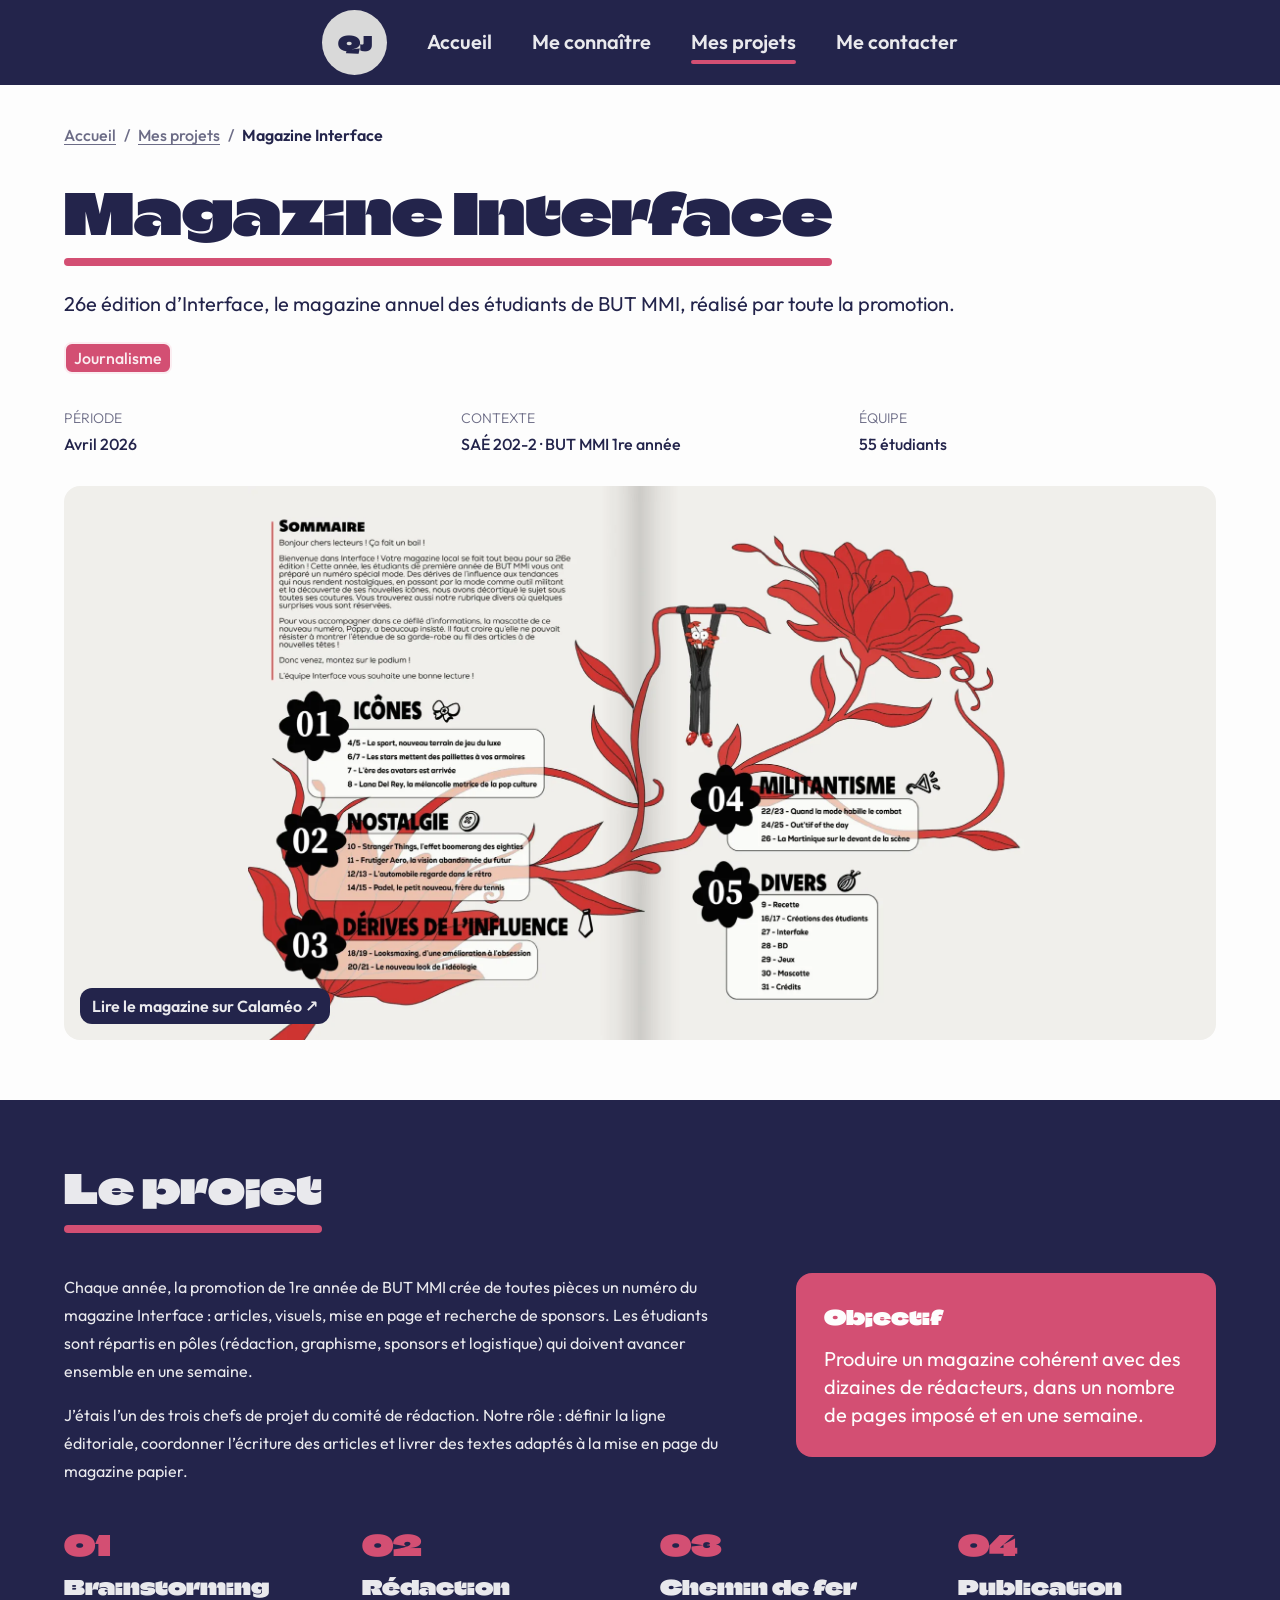
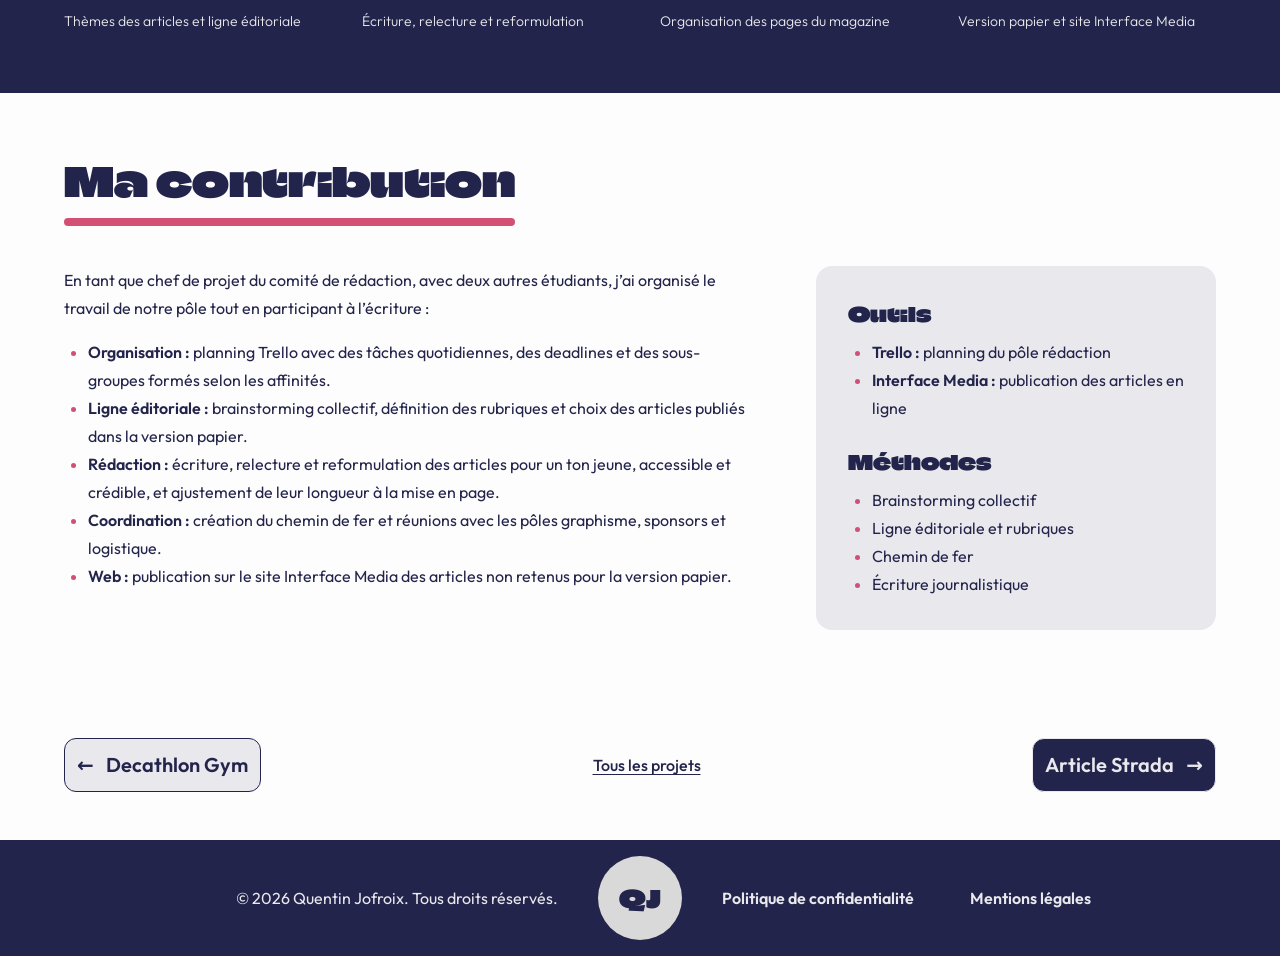
<file: projets/magazine-interface.html>
<!DOCTYPE html>
<html lang="fr">
<head>
  <meta charset="utf-8">
  <meta name="viewport" content="width=device-width, initial-scale=1">
  <title>Magazine Interface – Projets de Quentin Jofroix</title>
  <link rel="icon" type="image/png" href="../assets/img/favicon.png">
  <meta name="description" content="26e édition d’Interface, le magazine annuel des étudiants de BUT MMI, réalisé par toute la promotion.">
  <meta name="author" content="Quentin Jofroix">
  <meta property="og:title" content="Magazine Interface – Projets de Quentin Jofroix">
  <meta property="og:description" content="26e édition d’Interface, le magazine annuel des étudiants de BUT MMI, réalisé par toute la promotion.">
  <meta property="og:type" content="website">
  <meta name="theme-color" content="#23244b">
  <link rel="preload" href="../assets/fonts/climate-crisis-latin.woff2" as="font" type="font/woff2" crossorigin>
  <link rel="preload" href="../assets/fonts/outfit-latin.woff2" as="font" type="font/woff2" crossorigin>
  <link rel="stylesheet" href="../assets/css/style.css">
  <script>document.documentElement.classList.add("js");</script>
  <script src="../assets/js/main.js" defer></script>
</head>
<body>
  <a class="skip-link" href="#contenu">Aller au contenu</a>

  <header class="site-header">
    <div class="site-header__inner">
      <div class="site-header__center">
        <a class="logo" href="../index.html" aria-label="Accueil – Quentin Jofroix">QJ</a>
        <button class="nav-toggle" type="button" aria-expanded="false" aria-controls="menu" aria-label="Ouvrir le menu"><span class="nav-toggle__bars"></span></button>
        <nav class="nav" id="menu" aria-label="Menu principal">
          <ul class="nav__list"><li><a class="nav__link" href="../index.html">Accueil</a></li><li><a class="nav__link" href="../me-connaitre.html">Me connaître</a></li><li><a class="nav__link" href="../projets.html" aria-current="page">Mes projets</a></li><li><a class="nav__link" href="../contact.html">Me contacter</a></li></ul>
        </nav>
      </div>
    </div>
  </header>

  <main id="contenu">

    <section class="section section--light project-hero">
      <div class="container">
        <nav class="breadcrumb" aria-label="Fil d’Ariane"><ol><li><a href="../index.html">Accueil</a></li><li><a href="../projets.html">Mes projets</a></li><li><span aria-current="page">Magazine Interface</span></li></ol></nav>
        <div class="project-head">
          <h1 class="title h1">Magazine Interface</h1>
          <p class="subtitle">26e édition d’Interface, le magazine annuel des étudiants de BUT MMI, réalisé par toute la promotion.</p>
          <ul class="tag-list" aria-label="Domaines"><li class="tag tag--journalisme">Journalisme</li></ul>
        </div>
        <dl class="facts" data-reveal>
          <div><dt>Période</dt><dd>Avril 2026</dd></div>
          <div><dt>Contexte</dt><dd>SAÉ 202-2 · BUT MMI 1re année</dd></div>
          <div><dt>Équipe</dt><dd>55 étudiants</dd></div>
        </dl>
        <a class="media-link" href="https://www.calameo.com/read/0051699394dd664a135ed" target="_blank" rel="noopener" data-reveal><div class="media media--img " style="--media-bg:#f0efeb"><img src="../assets/img/magazine-interface-couverture-hero.webp" alt="Double page du sommaire du magazine Interface n°26" width="1600" height="1131" style="object-fit:contain"></div><span class="media-link__label">Lire le magazine sur Calaméo <span aria-hidden="true">↗</span></span><span class="sr-only"> (nouvel onglet)</span></a>
      </div>
    </section>

    <section class="section section--dark section--project" aria-labelledby="le-projet">
      <div class="container">
        <h2 id="le-projet" class="title h2">Le projet</h2>
        <div class="presentation">
          <div class="text-flow" data-reveal><p>Chaque année, la promotion de 1re année de BUT MMI crée de toutes pièces un numéro du magazine Interface : articles, visuels, mise en page et recherche de sponsors. Les étudiants sont répartis en pôles (rédaction, graphisme, sponsors et logistique) qui doivent avancer ensemble en une semaine.</p><p>J’étais l’un des trois chefs de projet du comité de rédaction. Notre rôle : définir la ligne éditoriale, coordonner l’écriture des articles et livrer des textes adaptés à la mise en page du magazine papier.</p></div>
          <aside class="highlight" data-reveal style="--delay:.15s">
            <h3 class="h4">Objectif</h3>
            <p class="subtitle">Produire un magazine cohérent avec des dizaines de rédacteurs, dans un nombre de pages imposé et en une semaine.</p>
          </aside>
        </div>
        <ol class="steps" data-stagger><li><span class="step__num">01</span><h3 class="h4">Brainstorming</h3><p class="caption">Thèmes des articles et ligne éditoriale</p></li><li><span class="step__num">02</span><h3 class="h4">Rédaction</h3><p class="caption">Écriture, relecture et reformulation</p></li><li><span class="step__num">03</span><h3 class="h4">Chemin de fer</h3><p class="caption">Organisation des pages du magazine</p></li><li><span class="step__num">04</span><h3 class="h4">Publication</h3><p class="caption">Version papier et site Interface Media</p></li></ol>
      </div>
    </section>

    <section class="section section--light section--project" aria-labelledby="contribution">
      <div class="container">
        <h2 id="contribution" class="title h2">Ma contribution</h2>
        <div class="contribution">
          <div class="contribution__main" data-reveal>
            <p>En tant que chef de projet du comité de rédaction, avec deux autres étudiants, j’ai organisé le travail de notre pôle tout en participant à l’écriture :</p>
            <ul class="bullets"><li><strong>Organisation : </strong>planning Trello avec des tâches quotidiennes, des deadlines et des sous-groupes formés selon les affinités.</li><li><strong>Ligne éditoriale : </strong>brainstorming collectif, définition des rubriques et choix des articles publiés dans la version papier.</li><li><strong>Rédaction : </strong>écriture, relecture et reformulation des articles pour un ton jeune, accessible et crédible, et ajustement de leur longueur à la mise en page.</li><li><strong>Coordination : </strong>création du chemin de fer et réunions avec les pôles graphisme, sponsors et logistique.</li><li><strong>Web : </strong>publication sur le site Interface Media des articles non retenus pour la version papier.</li></ul>
          </div>
          <aside class="toolbox" data-reveal style="--delay:.15s">
            <div><h3 class="h4">Outils</h3><ul class="bullets"><li><strong>Trello : </strong>planning du pôle rédaction</li><li><strong>Interface Media : </strong>publication des articles en ligne</li></ul></div>
            <div><h3 class="h4">Méthodes</h3><ul class="bullets"><li>Brainstorming collectif</li><li>Ligne éditoriale et rubriques</li><li>Chemin de fer</li><li>Écriture journalistique</li></ul></div>
          </aside>
        </div>
      </div>
    </section>

    <nav class="section section--light project-nav" aria-label="Navigation entre les projets">
      <div class="container">
        <div class="project-nav__row">
          <a class="btn btn--light" href="decathlon-gym.html" rel="prev"><span class="arrow arrow--left" aria-hidden="true">←</span> Decathlon Gym</a>
          <a class="project-nav__all" href="../projets.html">Tous les projets</a>
          <a class="btn btn--dark" href="article-strada.html" rel="next">Article Strada <span class="arrow arrow--right" aria-hidden="true">→</span></a>
        </div>
      </div>
    </nav>

  </main>

  <footer class="site-footer">
    <div class="site-footer__inner">
      <p class="site-footer__copy">© 2026 Quentin Jofroix. Tous droits réservés.</p>
      <a class="logo" href="../index.html" aria-label="Retour à l’accueil">QJ</a>
      <ul class="site-footer__links">
        <li><a href="../confidentialite.html">Politique de confidentialité</a></li>
        <li><a href="../mentions-legales.html">Mentions légales</a></li>
      </ul>
    </div>
  </footer>
</body>
</html>
</file>
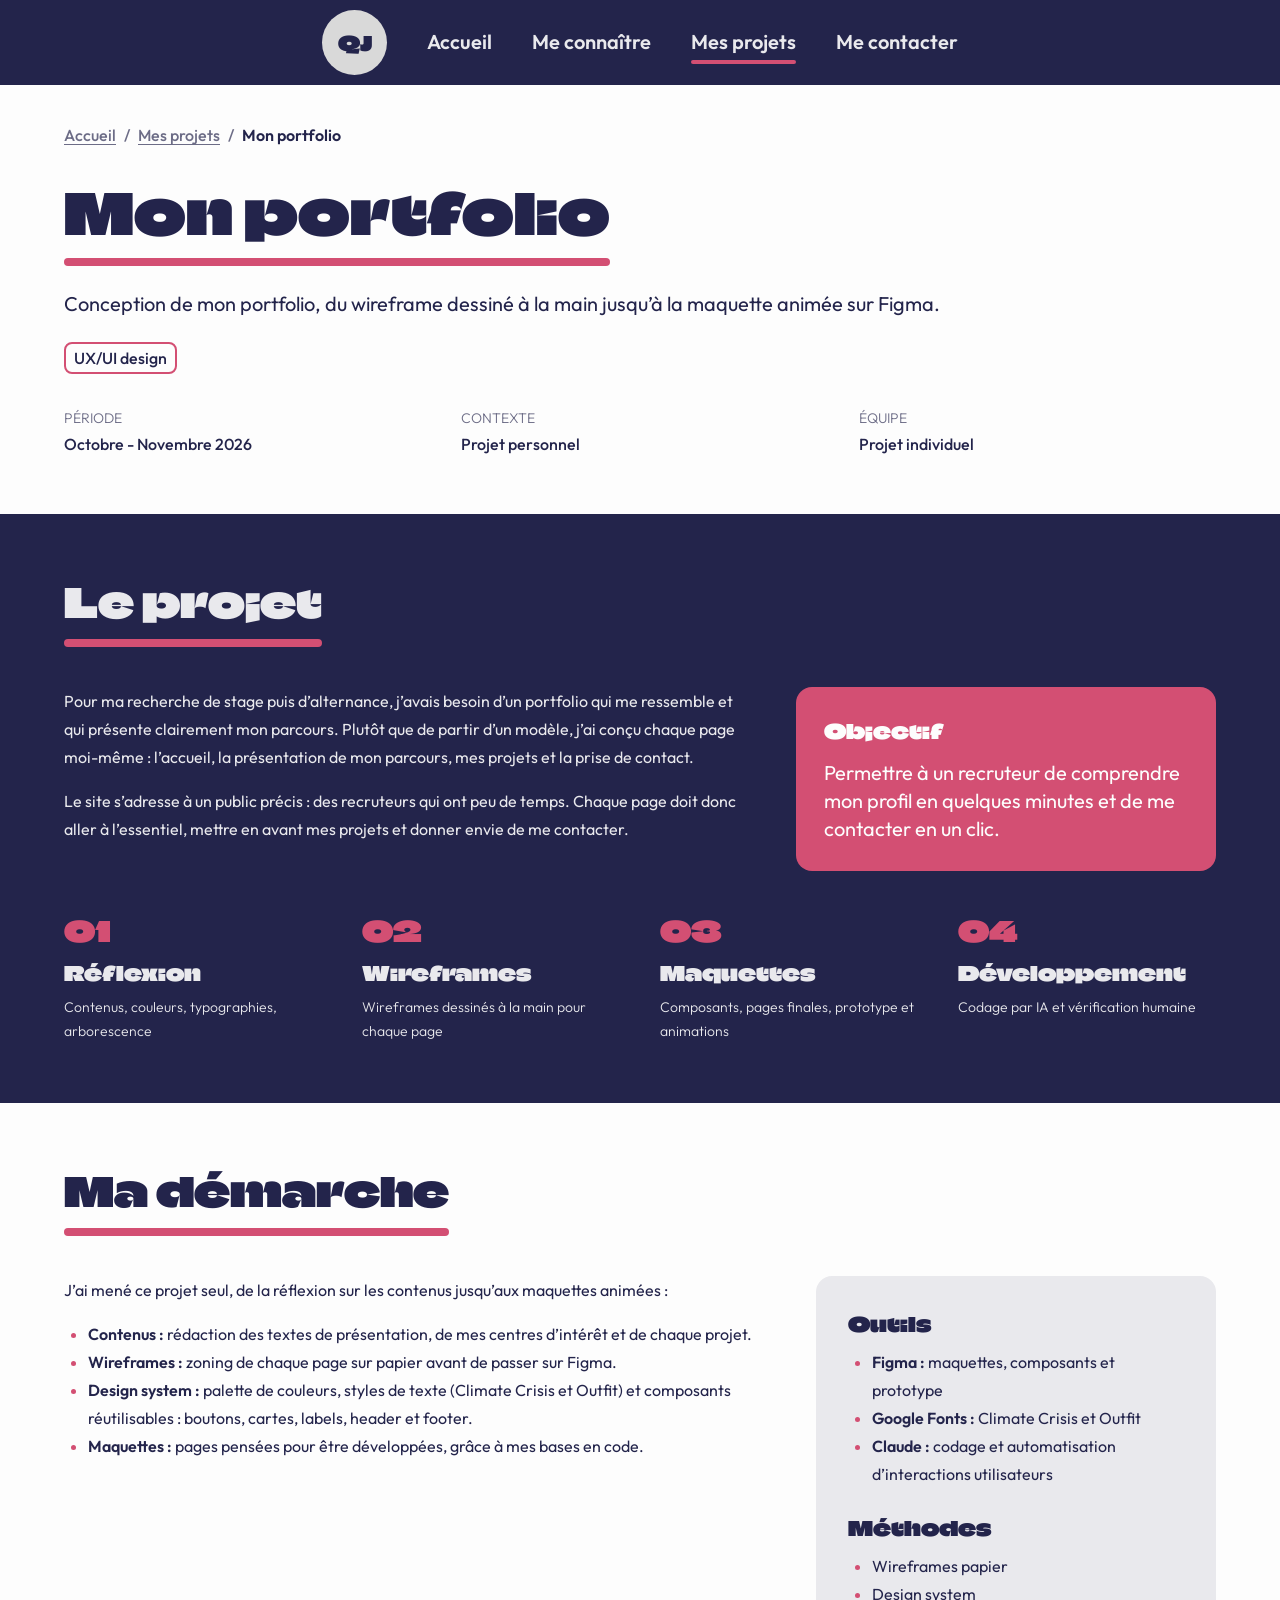
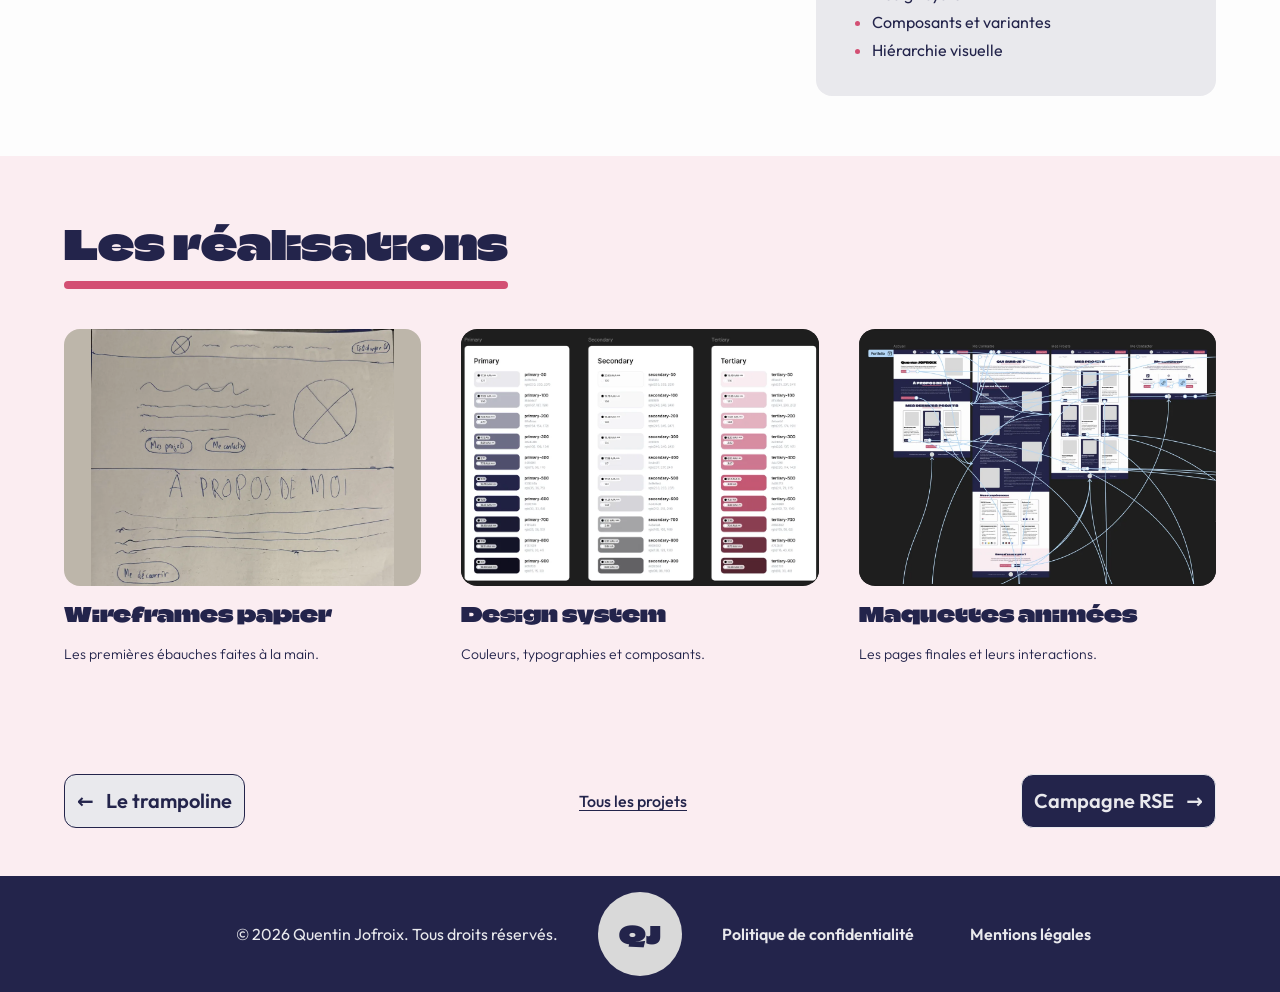
<file: projets/mon-portfolio.html>
<!DOCTYPE html>
<html lang="fr">
<head>
  <meta charset="utf-8">
  <meta name="viewport" content="width=device-width, initial-scale=1">
  <title>Mon portfolio – Projets de Quentin Jofroix</title>
  <link rel="icon" type="image/png" href="../assets/img/favicon.png">
  <meta name="description" content="Conception de mon portfolio, du wireframe dessiné à la main jusqu’à la maquette animée sur Figma.">
  <meta name="author" content="Quentin Jofroix">
  <meta property="og:title" content="Mon portfolio – Projets de Quentin Jofroix">
  <meta property="og:description" content="Conception de mon portfolio, du wireframe dessiné à la main jusqu’à la maquette animée sur Figma.">
  <meta property="og:type" content="website">
  <meta name="theme-color" content="#23244b">
  <link rel="preload" href="../assets/fonts/climate-crisis-latin.woff2" as="font" type="font/woff2" crossorigin>
  <link rel="preload" href="../assets/fonts/outfit-latin.woff2" as="font" type="font/woff2" crossorigin>
  <link rel="stylesheet" href="../assets/css/style.css">
  <script>document.documentElement.classList.add("js");</script>
  <script src="../assets/js/main.js" defer></script>
</head>
<body>
  <a class="skip-link" href="#contenu">Aller au contenu</a>

  <header class="site-header">
    <div class="site-header__inner">
      <div class="site-header__center">
        <a class="logo" href="../index.html" aria-label="Accueil – Quentin Jofroix">QJ</a>
        <button class="nav-toggle" type="button" aria-expanded="false" aria-controls="menu" aria-label="Ouvrir le menu"><span class="nav-toggle__bars"></span></button>
        <nav class="nav" id="menu" aria-label="Menu principal">
          <ul class="nav__list"><li><a class="nav__link" href="../index.html">Accueil</a></li><li><a class="nav__link" href="../me-connaitre.html">Me connaître</a></li><li><a class="nav__link" href="../projets.html" aria-current="page">Mes projets</a></li><li><a class="nav__link" href="../contact.html">Me contacter</a></li></ul>
        </nav>
      </div>
    </div>
  </header>

  <main id="contenu">

    <section class="section section--light project-hero">
      <div class="container">
        <nav class="breadcrumb" aria-label="Fil d’Ariane"><ol><li><a href="../index.html">Accueil</a></li><li><a href="../projets.html">Mes projets</a></li><li><span aria-current="page">Mon portfolio</span></li></ol></nav>
        <div class="project-head">
          <h1 class="title h1">Mon portfolio</h1>
          <p class="subtitle">Conception de mon portfolio, du wireframe dessiné à la main jusqu’à la maquette animée sur Figma.</p>
          <ul class="tag-list" aria-label="Domaines"><li class="tag tag--uxui">UX/UI design</li></ul>
        </div>
        <dl class="facts" data-reveal>
          <div><dt>Période</dt><dd>Octobre - Novembre 2026</dd></div>
          <div><dt>Contexte</dt><dd>Projet personnel</dd></div>
          <div><dt>Équipe</dt><dd>Projet individuel</dd></div>
        </dl>
        
      </div>
    </section>

    <section class="section section--dark section--project" aria-labelledby="le-projet">
      <div class="container">
        <h2 id="le-projet" class="title h2">Le projet</h2>
        <div class="presentation">
          <div class="text-flow" data-reveal><p>Pour ma recherche de stage puis d’alternance, j’avais besoin d’un portfolio qui me ressemble et qui présente clairement mon parcours. Plutôt que de partir d’un modèle, j’ai conçu chaque page moi-même : l’accueil, la présentation de mon parcours, mes projets et la prise de contact.</p><p>Le site s’adresse à un public précis : des recruteurs qui ont peu de temps. Chaque page doit donc aller à l’essentiel, mettre en avant mes projets et donner envie de me contacter.</p></div>
          <aside class="highlight" data-reveal style="--delay:.15s">
            <h3 class="h4">Objectif</h3>
            <p class="subtitle">Permettre à un recruteur de comprendre mon profil en quelques minutes et de me contacter en un clic.</p>
          </aside>
        </div>
        <ol class="steps" data-stagger><li><span class="step__num">01</span><h3 class="h4">Réflexion</h3><p class="caption">Contenus, couleurs, typographies, arborescence</p></li><li><span class="step__num">02</span><h3 class="h4">Wireframes</h3><p class="caption">Wireframes dessinés à la main pour chaque page</p></li><li><span class="step__num">03</span><h3 class="h4">Maquettes</h3><p class="caption">Composants, pages finales, prototype et animations</p></li><li><span class="step__num">04</span><h3 class="h4">Développement</h3><p class="caption">Codage par IA et vérification humaine</p></li></ol>
      </div>
    </section>

    <section class="section section--light section--project" aria-labelledby="contribution">
      <div class="container">
        <h2 id="contribution" class="title h2">Ma démarche</h2>
        <div class="contribution">
          <div class="contribution__main" data-reveal>
            <p>J’ai mené ce projet seul, de la réflexion sur les contenus jusqu’aux maquettes animées :</p>
            <ul class="bullets"><li><strong>Contenus : </strong>rédaction des textes de présentation, de mes centres d’intérêt et de chaque projet.</li><li><strong>Wireframes : </strong>zoning de chaque page sur papier avant de passer sur Figma.</li><li><strong>Design system : </strong>palette de couleurs, styles de texte (Climate Crisis et Outfit) et composants réutilisables : boutons, cartes, labels, header et footer.</li><li><strong>Maquettes : </strong>pages pensées pour être développées, grâce à mes bases en code.</li></ul>
          </div>
          <aside class="toolbox" data-reveal style="--delay:.15s">
            <div><h3 class="h4">Outils</h3><ul class="bullets"><li><strong>Figma : </strong>maquettes, composants et prototype</li><li><strong>Google Fonts : </strong>Climate Crisis et Outfit</li><li><strong>Claude : </strong>codage et automatisation d’interactions utilisateurs</li></ul></div>
            <div><h3 class="h4">Méthodes</h3><ul class="bullets"><li>Wireframes papier</li><li>Design system</li><li>Composants et variantes</li><li>Hiérarchie visuelle</li></ul></div>
          </aside>
        </div>
      </div>
    </section>

    <section class="section section--pink section--project" aria-labelledby="realisations">
      <div class="container">
        <h2 id="realisations" class="title h2">Les réalisations</h2>
        <ul class="gallery" data-stagger><li class="gallery__item"><div class="media media--img " style="--media-bg:#bdb6aa"><img src="../assets/img/mon-portfolio-wireframes.webp" alt="Wireframe papier de la page d’accueil dessiné à la main" width="1000" height="851" loading="lazy" decoding="async" style="object-fit:contain"></div><h3 class="h4">Wireframes papier</h3><p class="caption">Les premières ébauches faites à la main.</p></li><li class="gallery__item"><div class="media media--img " style="--media-bg:#1e1e1e"><img src="../assets/img/mon-portfolio-design-system.webp" alt="Palette de couleurs du design system : primaire, secondaire et tertiaire" width="1000" height="699" loading="lazy" decoding="async" style="object-fit:contain"></div><h3 class="h4">Design system</h3><p class="caption">Couleurs, typographies et composants.</p></li><li class="gallery__item"><div class="media media--img " style="--media-bg:#1d1d1d"><img src="../assets/img/mon-portfolio-maquettes.webp" alt="Maquettes Figma du portfolio reliées par le prototype" width="1200" height="850" loading="lazy" decoding="async" style="object-fit:contain"></div><h3 class="h4">Maquettes animées</h3><p class="caption">Les pages finales et leurs interactions.</p></li></ul>
      </div>
    </section>

    <nav class="section section--pink project-nav" aria-label="Navigation entre les projets">
      <div class="container">
        <div class="project-nav__row">
          <a class="btn btn--light" href="le-trampoline.html" rel="prev"><span class="arrow arrow--left" aria-hidden="true">←</span> Le trampoline</a>
          <a class="project-nav__all" href="../projets.html">Tous les projets</a>
          <a class="btn btn--dark" href="campagne-rse.html" rel="next">Campagne RSE <span class="arrow arrow--right" aria-hidden="true">→</span></a>
        </div>
      </div>
    </nav>

  </main>

  <footer class="site-footer">
    <div class="site-footer__inner">
      <p class="site-footer__copy">© 2026 Quentin Jofroix. Tous droits réservés.</p>
      <a class="logo" href="../index.html" aria-label="Retour à l’accueil">QJ</a>
      <ul class="site-footer__links">
        <li><a href="../confidentialite.html">Politique de confidentialité</a></li>
        <li><a href="../mentions-legales.html">Mentions légales</a></li>
      </ul>
    </div>
  </footer>
</body>
</html>
</file>
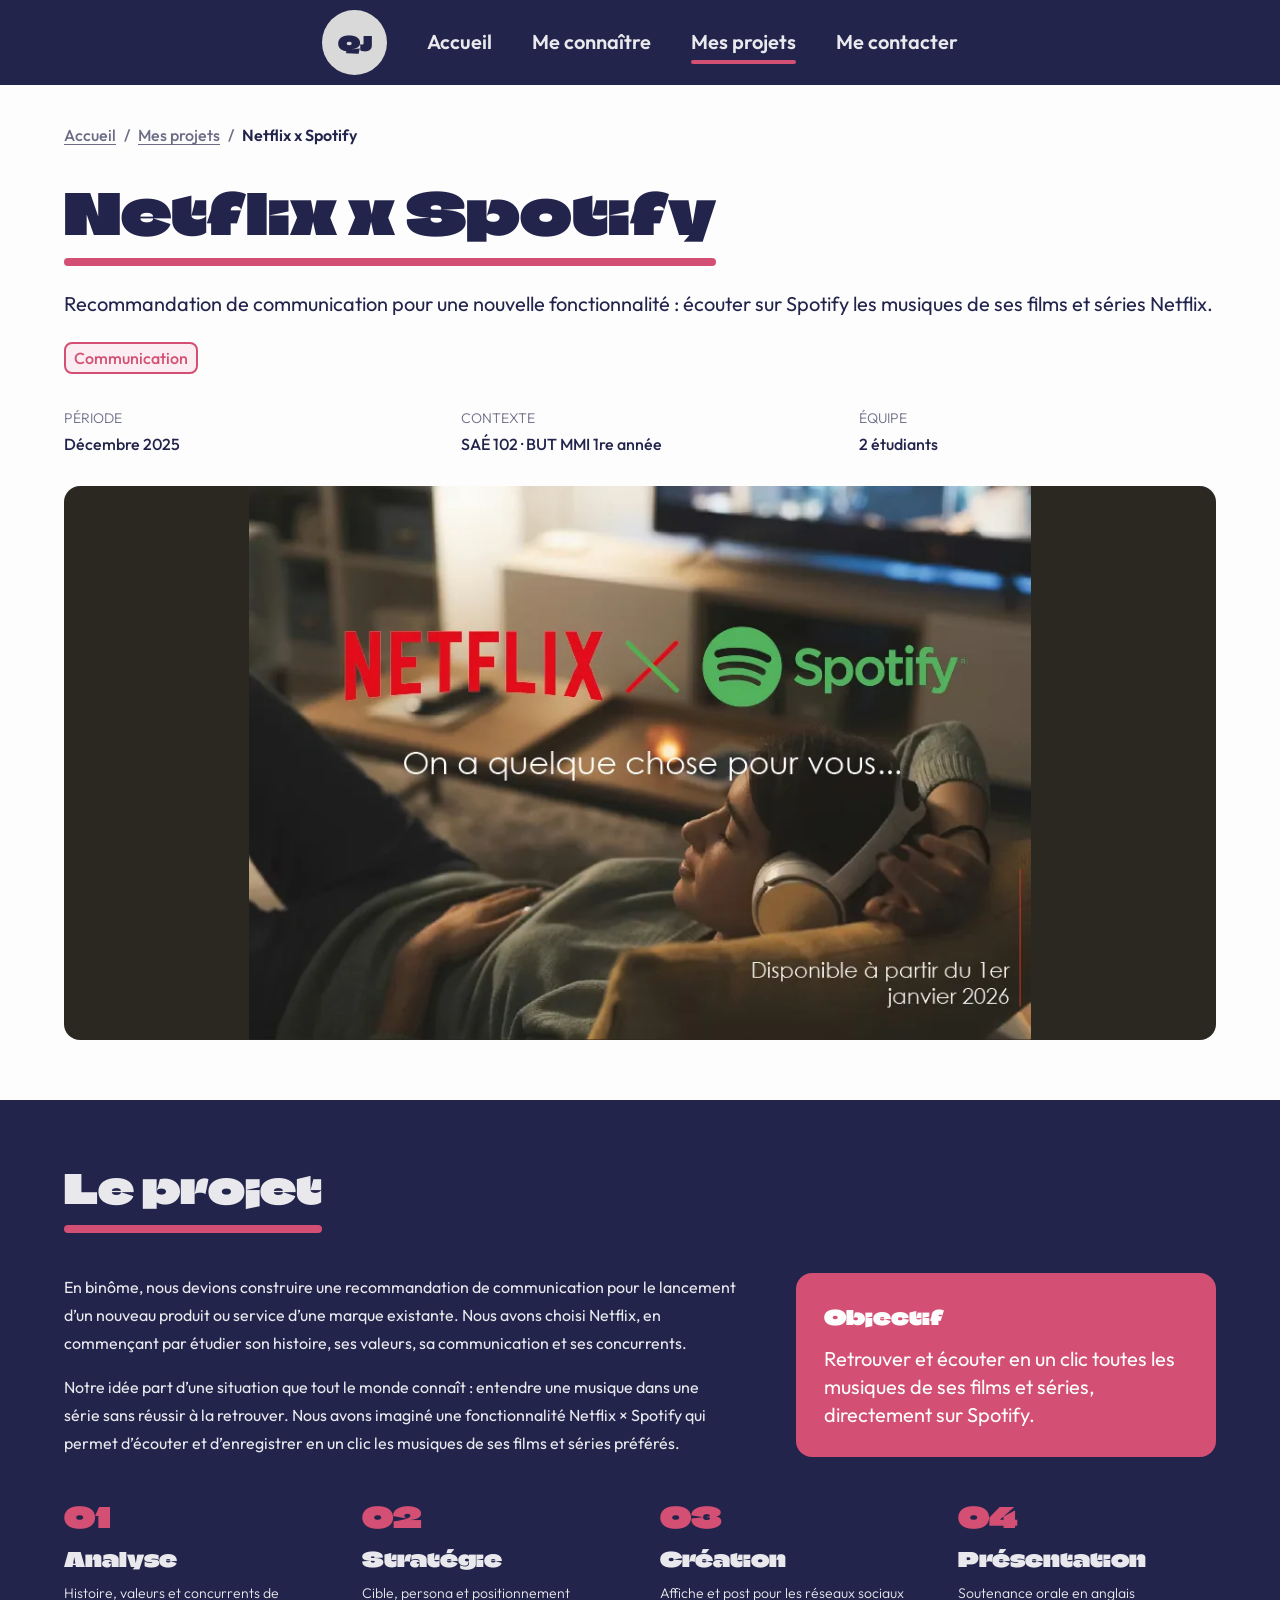
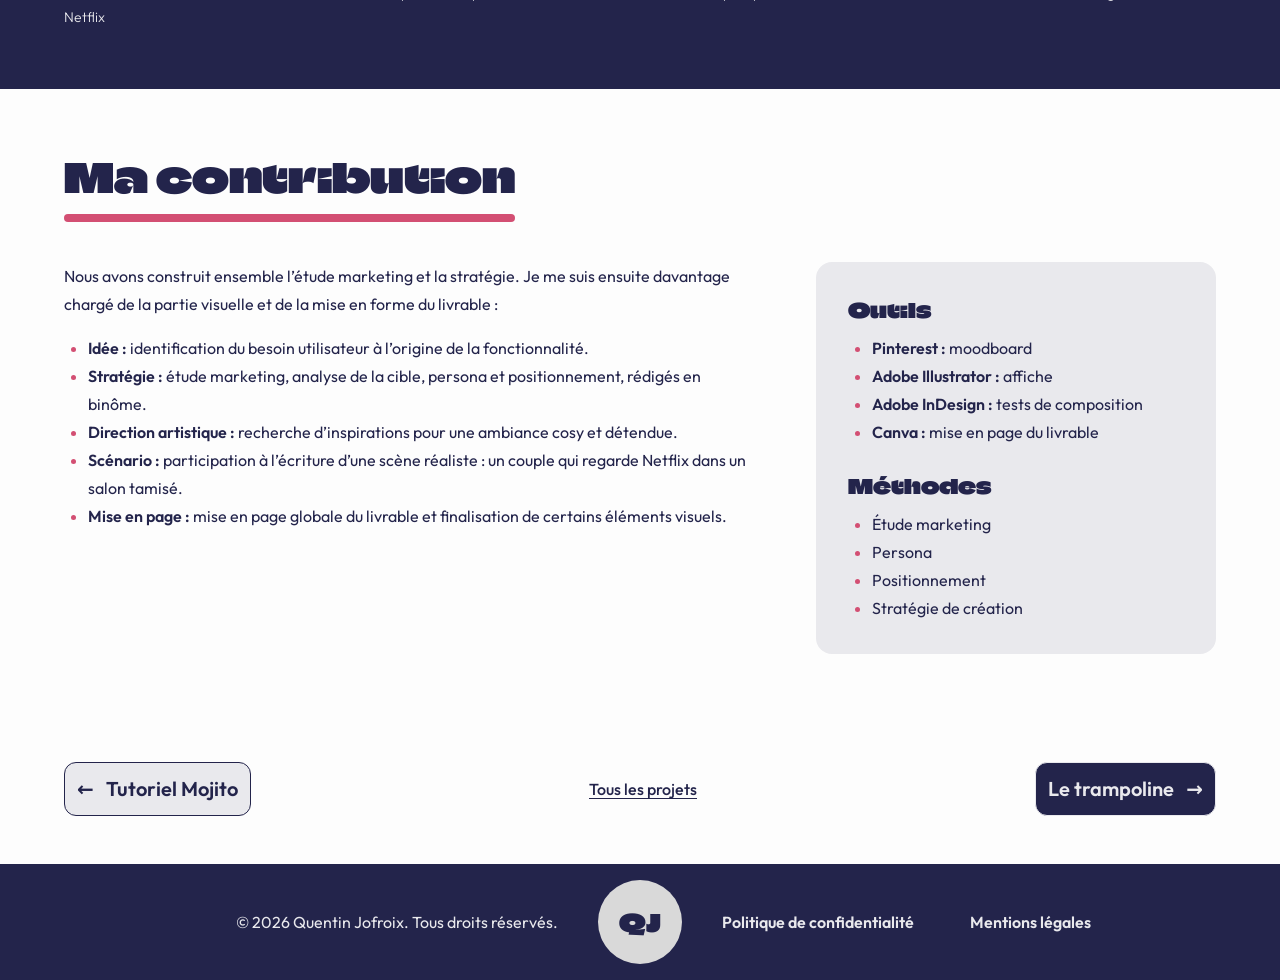
<file: projets/netflix-x-spotify.html>
<!DOCTYPE html>
<html lang="fr">
<head>
  <meta charset="utf-8">
  <meta name="viewport" content="width=device-width, initial-scale=1">
  <title>Netflix x Spotify – Projets de Quentin Jofroix</title>
  <link rel="icon" type="image/png" href="../assets/img/favicon.png">
  <meta name="description" content="Recommandation de communication pour une nouvelle fonctionnalité : écouter sur Spotify les musiques de ses films et séries Netflix.">
  <meta name="author" content="Quentin Jofroix">
  <meta property="og:title" content="Netflix x Spotify – Projets de Quentin Jofroix">
  <meta property="og:description" content="Recommandation de communication pour une nouvelle fonctionnalité : écouter sur Spotify les musiques de ses films et séries Netflix.">
  <meta property="og:type" content="website">
  <meta name="theme-color" content="#23244b">
  <link rel="preload" href="../assets/fonts/climate-crisis-latin.woff2" as="font" type="font/woff2" crossorigin>
  <link rel="preload" href="../assets/fonts/outfit-latin.woff2" as="font" type="font/woff2" crossorigin>
  <link rel="stylesheet" href="../assets/css/style.css">
  <script>document.documentElement.classList.add("js");</script>
  <script src="../assets/js/main.js" defer></script>
</head>
<body>
  <a class="skip-link" href="#contenu">Aller au contenu</a>

  <header class="site-header">
    <div class="site-header__inner">
      <div class="site-header__center">
        <a class="logo" href="../index.html" aria-label="Accueil – Quentin Jofroix">QJ</a>
        <button class="nav-toggle" type="button" aria-expanded="false" aria-controls="menu" aria-label="Ouvrir le menu"><span class="nav-toggle__bars"></span></button>
        <nav class="nav" id="menu" aria-label="Menu principal">
          <ul class="nav__list"><li><a class="nav__link" href="../index.html">Accueil</a></li><li><a class="nav__link" href="../me-connaitre.html">Me connaître</a></li><li><a class="nav__link" href="../projets.html" aria-current="page">Mes projets</a></li><li><a class="nav__link" href="../contact.html">Me contacter</a></li></ul>
        </nav>
      </div>
    </div>
  </header>

  <main id="contenu">

    <section class="section section--light project-hero">
      <div class="container">
        <nav class="breadcrumb" aria-label="Fil d’Ariane"><ol><li><a href="../index.html">Accueil</a></li><li><a href="../projets.html">Mes projets</a></li><li><span aria-current="page">Netflix x Spotify</span></li></ol></nav>
        <div class="project-head">
          <h1 class="title h1">Netflix x Spotify</h1>
          <p class="subtitle">Recommandation de communication pour une nouvelle fonctionnalité : écouter sur Spotify les musiques de ses films et séries Netflix.</p>
          <ul class="tag-list" aria-label="Domaines"><li class="tag tag--communication">Communication</li></ul>
        </div>
        <dl class="facts" data-reveal>
          <div><dt>Période</dt><dd>Décembre 2025</dd></div>
          <div><dt>Contexte</dt><dd>SAÉ 102 · BUT MMI 1re année</dd></div>
          <div><dt>Équipe</dt><dd>2 étudiants</dd></div>
        </dl>
        <div data-reveal><div class="media media--img " style="--media-bg:#2b2822"><img src="../assets/img/netflix-x-spotify-couverture.webp" alt="Affiche Netflix × Spotify : « On a quelque chose pour vous… »" width="842" height="596" style="object-fit:contain"></div></div>
      </div>
    </section>

    <section class="section section--dark section--project" aria-labelledby="le-projet">
      <div class="container">
        <h2 id="le-projet" class="title h2">Le projet</h2>
        <div class="presentation">
          <div class="text-flow" data-reveal><p>En binôme, nous devions construire une recommandation de communication pour le lancement d’un nouveau produit ou service d’une marque existante. Nous avons choisi Netflix, en commençant par étudier son histoire, ses valeurs, sa communication et ses concurrents.</p><p>Notre idée part d’une situation que tout le monde connaît : entendre une musique dans une série sans réussir à la retrouver. Nous avons imaginé une fonctionnalité Netflix × Spotify qui permet d’écouter et d’enregistrer en un clic les musiques de ses films et séries préférés.</p></div>
          <aside class="highlight" data-reveal style="--delay:.15s">
            <h3 class="h4">Objectif</h3>
            <p class="subtitle">Retrouver et écouter en un clic toutes les musiques de ses films et séries, directement sur Spotify.</p>
          </aside>
        </div>
        <ol class="steps" data-stagger><li><span class="step__num">01</span><h3 class="h4">Analyse</h3><p class="caption">Histoire, valeurs et concurrents de Netflix</p></li><li><span class="step__num">02</span><h3 class="h4">Stratégie</h3><p class="caption">Cible, persona et positionnement</p></li><li><span class="step__num">03</span><h3 class="h4">Création</h3><p class="caption">Affiche et post pour les réseaux sociaux</p></li><li><span class="step__num">04</span><h3 class="h4">Présentation</h3><p class="caption">Soutenance orale en anglais</p></li></ol>
      </div>
    </section>

    <section class="section section--light section--project" aria-labelledby="contribution">
      <div class="container">
        <h2 id="contribution" class="title h2">Ma contribution</h2>
        <div class="contribution">
          <div class="contribution__main" data-reveal>
            <p>Nous avons construit ensemble l’étude marketing et la stratégie. Je me suis ensuite davantage chargé de la partie visuelle et de la mise en forme du livrable :</p>
            <ul class="bullets"><li><strong>Idée : </strong>identification du besoin utilisateur à l’origine de la fonctionnalité.</li><li><strong>Stratégie : </strong>étude marketing, analyse de la cible, persona et positionnement, rédigés en binôme.</li><li><strong>Direction artistique : </strong>recherche d’inspirations pour une ambiance cosy et détendue.</li><li><strong>Scénario : </strong>participation à l’écriture d’une scène réaliste : un couple qui regarde Netflix dans un salon tamisé.</li><li><strong>Mise en page : </strong>mise en page globale du livrable et finalisation de certains éléments visuels.</li></ul>
          </div>
          <aside class="toolbox" data-reveal style="--delay:.15s">
            <div><h3 class="h4">Outils</h3><ul class="bullets"><li><strong>Pinterest : </strong>moodboard</li><li><strong>Adobe Illustrator : </strong>affiche</li><li><strong>Adobe InDesign : </strong>tests de composition</li><li><strong>Canva : </strong>mise en page du livrable</li></ul></div>
            <div><h3 class="h4">Méthodes</h3><ul class="bullets"><li>Étude marketing</li><li>Persona</li><li>Positionnement</li><li>Stratégie de création</li></ul></div>
          </aside>
        </div>
      </div>
    </section>

    <nav class="section section--light project-nav" aria-label="Navigation entre les projets">
      <div class="container">
        <div class="project-nav__row">
          <a class="btn btn--light" href="tutoriel-mojito.html" rel="prev"><span class="arrow arrow--left" aria-hidden="true">←</span> Tutoriel Mojito</a>
          <a class="project-nav__all" href="../projets.html">Tous les projets</a>
          <a class="btn btn--dark" href="le-trampoline.html" rel="next">Le trampoline <span class="arrow arrow--right" aria-hidden="true">→</span></a>
        </div>
      </div>
    </nav>

  </main>

  <footer class="site-footer">
    <div class="site-footer__inner">
      <p class="site-footer__copy">© 2026 Quentin Jofroix. Tous droits réservés.</p>
      <a class="logo" href="../index.html" aria-label="Retour à l’accueil">QJ</a>
      <ul class="site-footer__links">
        <li><a href="../confidentialite.html">Politique de confidentialité</a></li>
        <li><a href="../mentions-legales.html">Mentions légales</a></li>
      </ul>
    </div>
  </footer>
</body>
</html>
</file>
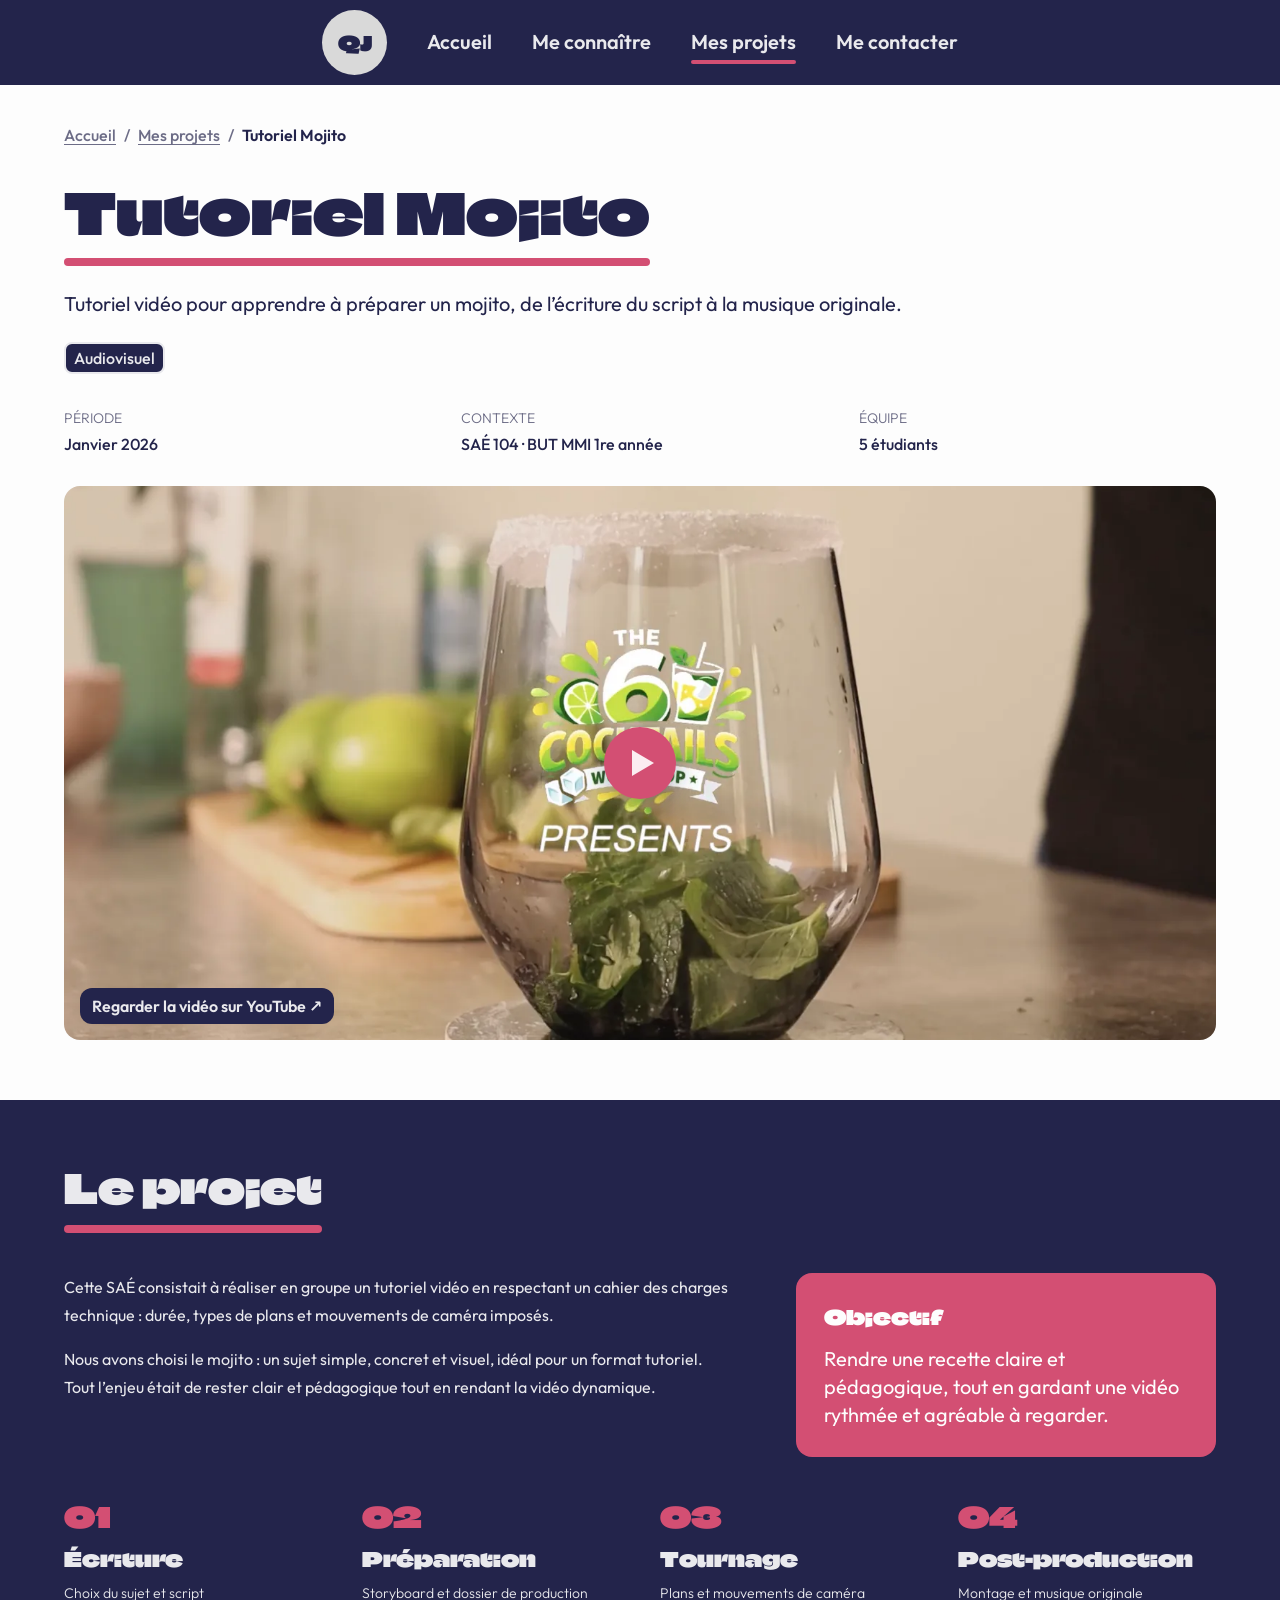
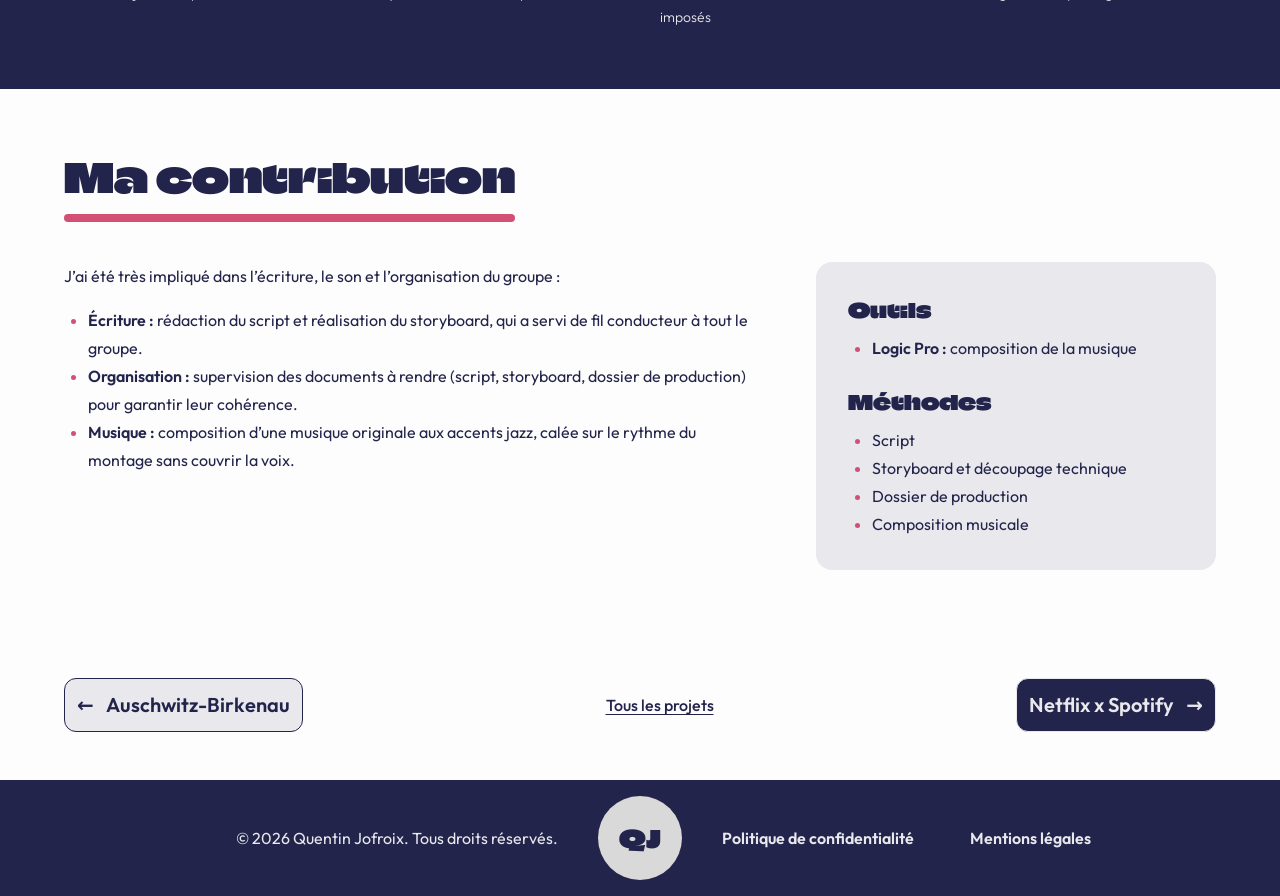
<file: projets/tutoriel-mojito.html>
<!DOCTYPE html>
<html lang="fr">
<head>
  <meta charset="utf-8">
  <meta name="viewport" content="width=device-width, initial-scale=1">
  <title>Tutoriel Mojito – Projets de Quentin Jofroix</title>
  <link rel="icon" type="image/png" href="../assets/img/favicon.png">
  <meta name="description" content="Tutoriel vidéo pour apprendre à préparer un mojito, de l’écriture du script à la musique originale.">
  <meta name="author" content="Quentin Jofroix">
  <meta property="og:title" content="Tutoriel Mojito – Projets de Quentin Jofroix">
  <meta property="og:description" content="Tutoriel vidéo pour apprendre à préparer un mojito, de l’écriture du script à la musique originale.">
  <meta property="og:type" content="website">
  <meta name="theme-color" content="#23244b">
  <link rel="preload" href="../assets/fonts/climate-crisis-latin.woff2" as="font" type="font/woff2" crossorigin>
  <link rel="preload" href="../assets/fonts/outfit-latin.woff2" as="font" type="font/woff2" crossorigin>
  <link rel="stylesheet" href="../assets/css/style.css">
  <script>document.documentElement.classList.add("js");</script>
  <script src="../assets/js/main.js" defer></script>
</head>
<body>
  <a class="skip-link" href="#contenu">Aller au contenu</a>

  <header class="site-header">
    <div class="site-header__inner">
      <div class="site-header__center">
        <a class="logo" href="../index.html" aria-label="Accueil – Quentin Jofroix">QJ</a>
        <button class="nav-toggle" type="button" aria-expanded="false" aria-controls="menu" aria-label="Ouvrir le menu"><span class="nav-toggle__bars"></span></button>
        <nav class="nav" id="menu" aria-label="Menu principal">
          <ul class="nav__list"><li><a class="nav__link" href="../index.html">Accueil</a></li><li><a class="nav__link" href="../me-connaitre.html">Me connaître</a></li><li><a class="nav__link" href="../projets.html" aria-current="page">Mes projets</a></li><li><a class="nav__link" href="../contact.html">Me contacter</a></li></ul>
        </nav>
      </div>
    </div>
  </header>

  <main id="contenu">

    <section class="section section--light project-hero">
      <div class="container">
        <nav class="breadcrumb" aria-label="Fil d’Ariane"><ol><li><a href="../index.html">Accueil</a></li><li><a href="../projets.html">Mes projets</a></li><li><span aria-current="page">Tutoriel Mojito</span></li></ol></nav>
        <div class="project-head">
          <h1 class="title h1">Tutoriel Mojito</h1>
          <p class="subtitle">Tutoriel vidéo pour apprendre à préparer un mojito, de l’écriture du script à la musique originale.</p>
          <ul class="tag-list" aria-label="Domaines"><li class="tag tag--audiovisuel">Audiovisuel</li></ul>
        </div>
        <dl class="facts" data-reveal>
          <div><dt>Période</dt><dd>Janvier 2026</dd></div>
          <div><dt>Contexte</dt><dd>SAÉ 104 · BUT MMI 1re année</dd></div>
          <div><dt>Équipe</dt><dd>5 étudiants</dd></div>
        </dl>
        <a class="media-link media-link--play" href="https://www.youtube.com/watch?v=h8vTPvdPInU" target="_blank" rel="noopener" data-reveal><div class="media media--img " style="--media-bg:#3a332b"><img src="../assets/img/tutoriel-mojito-couverture.webp" alt="Extrait du tutoriel : verre de mojito avec le logo The 6 Cocktails Workshop" width="1600" height="853" style="object-fit:cover"></div><span class="media-link__play" aria-hidden="true"></span><span class="media-link__label">Regarder la vidéo sur YouTube <span aria-hidden="true">↗</span></span><span class="sr-only"> (nouvel onglet)</span></a>
      </div>
    </section>

    <section class="section section--dark section--project" aria-labelledby="le-projet">
      <div class="container">
        <h2 id="le-projet" class="title h2">Le projet</h2>
        <div class="presentation">
          <div class="text-flow" data-reveal><p>Cette SAÉ consistait à réaliser en groupe un tutoriel vidéo en respectant un cahier des charges technique : durée, types de plans et mouvements de caméra imposés.</p><p>Nous avons choisi le mojito : un sujet simple, concret et visuel, idéal pour un format tutoriel. Tout l’enjeu était de rester clair et pédagogique tout en rendant la vidéo dynamique.</p></div>
          <aside class="highlight" data-reveal style="--delay:.15s">
            <h3 class="h4">Objectif</h3>
            <p class="subtitle">Rendre une recette claire et pédagogique, tout en gardant une vidéo rythmée et agréable à regarder.</p>
          </aside>
        </div>
        <ol class="steps" data-stagger><li><span class="step__num">01</span><h3 class="h4">Écriture</h3><p class="caption">Choix du sujet et script</p></li><li><span class="step__num">02</span><h3 class="h4">Préparation</h3><p class="caption">Storyboard et dossier de production</p></li><li><span class="step__num">03</span><h3 class="h4">Tournage</h3><p class="caption">Plans et mouvements de caméra imposés</p></li><li><span class="step__num">04</span><h3 class="h4">Post-production</h3><p class="caption">Montage et musique originale</p></li></ol>
      </div>
    </section>

    <section class="section section--light section--project" aria-labelledby="contribution">
      <div class="container">
        <h2 id="contribution" class="title h2">Ma contribution</h2>
        <div class="contribution">
          <div class="contribution__main" data-reveal>
            <p>J’ai été très impliqué dans l’écriture, le son et l’organisation du groupe :</p>
            <ul class="bullets"><li><strong>Écriture : </strong>rédaction du script et réalisation du storyboard, qui a servi de fil conducteur à tout le groupe.</li><li><strong>Organisation : </strong>supervision des documents à rendre (script, storyboard, dossier de production) pour garantir leur cohérence.</li><li><strong>Musique : </strong>composition d’une musique originale aux accents jazz, calée sur le rythme du montage sans couvrir la voix.</li></ul>
          </div>
          <aside class="toolbox" data-reveal style="--delay:.15s">
            <div><h3 class="h4">Outils</h3><ul class="bullets"><li><strong>Logic Pro : </strong>composition de la musique</li></ul></div>
            <div><h3 class="h4">Méthodes</h3><ul class="bullets"><li>Script</li><li>Storyboard et découpage technique</li><li>Dossier de production</li><li>Composition musicale</li></ul></div>
          </aside>
        </div>
      </div>
    </section>

    <nav class="section section--light project-nav" aria-label="Navigation entre les projets">
      <div class="container">
        <div class="project-nav__row">
          <a class="btn btn--light" href="auschwitz-birkenau.html" rel="prev"><span class="arrow arrow--left" aria-hidden="true">←</span> Auschwitz-Birkenau</a>
          <a class="project-nav__all" href="../projets.html">Tous les projets</a>
          <a class="btn btn--dark" href="netflix-x-spotify.html" rel="next">Netflix x Spotify <span class="arrow arrow--right" aria-hidden="true">→</span></a>
        </div>
      </div>
    </nav>

  </main>

  <footer class="site-footer">
    <div class="site-footer__inner">
      <p class="site-footer__copy">© 2026 Quentin Jofroix. Tous droits réservés.</p>
      <a class="logo" href="../index.html" aria-label="Retour à l’accueil">QJ</a>
      <ul class="site-footer__links">
        <li><a href="../confidentialite.html">Politique de confidentialité</a></li>
        <li><a href="../mentions-legales.html">Mentions légales</a></li>
      </ul>
    </div>
  </footer>
</body>
</html>
</file>
<file: assets/css/style.css>
/* ==========================================================================
   Portfolio de Quentin Jofroix
   Feuille de style unique du site.
   Sommaire :
   1. Polices          6. Header / footer      11. Pages projet
   2. Variables        7. Fil d'Ariane         12. Page contact
   3. Base             8. Sections & titres    13. Pages légales
   4. Typographie      9. Cartes               14. Animations
   5. Boutons / labels 10. Accueil / Me connaître  15. Responsive
   ========================================================================== */

/* 1. Polices (hébergées sur le site : aucune requête vers Google) -------- */
@font-face {
  font-family: "Climate Crisis";
  src: url("../fonts/climate-crisis-latin.woff2") format("woff2");
  font-weight: 400;
  font-display: swap;
  unicode-range: U+0000-00FF, U+0131, U+0152-0153, U+02BB-02BC, U+02C6, U+02DA, U+02DC, U+0304, U+0308, U+0329, U+2000-206F, U+20AC, U+2122, U+2191, U+2193, U+2212, U+2215, U+FEFF, U+FFFD;
}
@font-face {
  font-family: "Climate Crisis";
  src: url("../fonts/climate-crisis-latin-ext.woff2") format("woff2");
  font-weight: 400;
  font-display: swap;
  unicode-range: U+0100-02BA, U+02BD-02C5, U+02C7-02CC, U+02CE-02D7, U+02DD-02FF, U+1E00-1E9F, U+20A0-20C0, U+2C60-2C7F, U+A720-A7FF;
}
@font-face {
  font-family: "Outfit";
  src: url("../fonts/outfit-latin.woff2") format("woff2");
  font-weight: 100 900;
  font-display: swap;
  unicode-range: U+0000-00FF, U+0131, U+0152-0153, U+02BB-02BC, U+02C6, U+02DA, U+02DC, U+0304, U+0308, U+0329, U+2000-206F, U+20AC, U+2122, U+2191, U+2193, U+2212, U+2215, U+FEFF, U+FFFD;
}
@font-face {
  font-family: "Outfit";
  src: url("../fonts/outfit-latin-ext.woff2") format("woff2");
  font-weight: 100 900;
  font-display: swap;
  unicode-range: U+0100-02BA, U+02BD-02C5, U+02C7-02CC, U+02CE-02D7, U+02DD-02FF, U+1E00-1E9F, U+20A0-20C0, U+2C60-2C7F, U+A720-A7FF;
}

/* 2. Variables (reprises des styles Figma) -------------------------------- */
:root {
  /* Couleurs */
  --primary-50: #e9e9ed;
  --primary-100: #bbbbc7;
  --primary-300: #6c6c86;
  --primary-400: #4f506f;
  --primary-500: #23244b;
  --secondary-50: #fdfdfd;
  --secondary-500: #e9e9ed;
  --secondary-600: #d4d4d8;
  --tertiary-50: #fbedf1;
  --tertiary-100: #f1c8d4;
  --tertiary-500: #d34f73;
  --tertiary-600: #c04869;
  --placeholder: #d9d9d9;

  /* Typographies */
  --font-title: "Climate Crisis", "Arial Black", sans-serif;
  --font-text: "Outfit", system-ui, sans-serif;

  /* Mise en page */
  --container: 1164px;
  --gutter: 138px;
  --header-h: 85px;
  --radius: 12px;
  --radius-lg: 16px;
  --ease: cubic-bezier(.22, .61, .36, 1);
}

/* 3. Base ----------------------------------------------------------------- */
*, *::before, *::after { box-sizing: border-box; }
html { scroll-behavior: smooth; scroll-padding-top: calc(var(--header-h) + 16px); }
body {
  margin: 0;
  font-family: var(--font-text);
  font-size: 16px;
  line-height: 28px;
  font-weight: 400;
  color: var(--primary-500);
  background: var(--secondary-50);
  -webkit-font-smoothing: antialiased;
}
img, video { display: block; max-width: 100%; height: auto; }
a { color: inherit; }
p { margin: 0; }
ul, ol { margin: 0; padding: 0; }
strong, b { font-weight: 600; }
:focus-visible { outline: 3px solid var(--tertiary-500); outline-offset: 3px; border-radius: 4px; }

.skip-link {
  position: absolute; left: 16px; top: -60px; z-index: 100;
  padding: 12px 16px; border-radius: var(--radius);
  background: var(--tertiary-500); color: var(--tertiary-50); font-weight: 600; text-decoration: none;
}
.skip-link:focus { top: 16px; }
.sr-only { position: absolute; width: 1px; height: 1px; padding: 0; margin: -1px; overflow: hidden; clip: rect(0 0 0 0); white-space: nowrap; border: 0; }

.container { width: min(var(--container), 100% - 2 * var(--gutter)); margin-inline: auto; }

/* Emplacements d'images en attendant les visuels */
.media {
  position: relative;
  border-radius: var(--radius-lg);
  background: var(--placeholder);
  overflow: hidden;
}
.media img, .media video { width: 100%; height: 100%; object-fit: cover; transition: transform .6s var(--ease); }
.media--img { background: var(--media-bg, transparent); }
.media--img img { width: 100%; height: 100%; }
.media--natural { aspect-ratio: auto !important; }
.media--natural img { height: auto; }

/* Visuel cliquable (vidéo, magazine…) */
.media-link { position: relative; display: block; border-radius: var(--radius-lg); text-decoration: none; color: inherit; }
.media-link .media { transition: filter .3s var(--ease); }
.media-link__label {
  position: absolute; left: 16px; bottom: 16px;
  padding: 8px 12px; border-radius: var(--radius);
  background: var(--primary-500); color: var(--secondary-500);
  font-size: 16px; line-height: 20px; font-weight: 600;
  transition: background-color .2s var(--ease), transform .2s var(--ease);
}
.media-link:hover .media { filter: brightness(.88); }
.media-link:hover .media-link__label { background: var(--tertiary-500); transform: translateY(-2px); }
.media-link:hover .media img { transform: scale(1.04); }
.media-link__play {
  position: absolute; top: 50%; left: 50%; width: 72px; height: 72px; margin: -36px 0 0 -36px;
  border-radius: 50%; background: var(--tertiary-500);
  box-shadow: 0 8px 24px rgba(35, 36, 75, .3);
  transition: transform .3s var(--ease);
}
.media-link__play::after { content: ""; position: absolute; top: 50%; left: 54%; transform: translate(-50%, -50%); border-style: solid; border-width: 13px 0 13px 22px; border-color: transparent transparent transparent var(--tertiary-50); }
.media-link:hover .media-link__play { transform: scale(1.1); }

.media--placeholder::after {
  content: attr(data-label);
  position: absolute; inset: 0;
  display: grid; place-items: center;
  padding: 16px; text-align: center;
  font-size: 14px; line-height: 20px; font-weight: 300;
  color: var(--primary-300);
}

/* 4. Typographie ---------------------------------------------------------- */
.h1, .h2, .h3, .h4 { margin: 0; font-family: var(--font-title); font-weight: 400; font-variation-settings: "YEAR" 1979; }
.h1 { font-size: 56px; line-height: 72px; }
.h2 { font-size: 40px; line-height: 56px; }
.h3 { font-size: 28px; line-height: 40px; }
.h4 { font-size: 20px; line-height: 32px; }
.subtitle { font-size: 20px; line-height: 28px; }
.caption { font-size: 14px; line-height: 24px; font-weight: 300; }
.label-text { font-size: 16px; line-height: 20px; font-weight: 500; }
.text-flow > * + * { margin-top: 1em; }

/* 5. Boutons et labels ---------------------------------------------------- */
.btn {
  --btn-bg: var(--primary-500); --btn-fg: var(--secondary-500); --btn-border: var(--secondary-500); --btn-hover: var(--primary-400);
  display: inline-flex; align-items: center; justify-content: center; gap: 12px;
  padding: 16px 12px;
  border: 1px solid var(--btn-border); border-radius: var(--radius);
  background: var(--btn-bg); color: var(--btn-fg);
  font-family: var(--font-text); font-size: 20px; line-height: 20px; font-weight: 600;
  text-decoration: none; white-space: nowrap; cursor: pointer;
  transition: background-color .2s var(--ease), transform .2s var(--ease), box-shadow .2s var(--ease);
}
.btn:hover { background: var(--btn-hover); transform: translateY(-2px); box-shadow: 0 6px 16px rgba(35, 36, 75, .18); }
.btn:active { transform: translateY(0); box-shadow: none; }
.btn .arrow { display: inline-block; transition: transform .2s var(--ease); }
.btn:hover .arrow--right { transform: translateX(4px); }
.btn:hover .arrow--left { transform: translateX(-4px); }
.btn--dark { --btn-bg: var(--primary-500); --btn-fg: var(--secondary-500); --btn-border: var(--secondary-500); --btn-hover: var(--primary-400); }
.btn--light { --btn-bg: var(--secondary-500); --btn-fg: var(--primary-500); --btn-border: var(--primary-500); --btn-hover: var(--secondary-600); }
.btn--pink { --btn-bg: var(--tertiary-500); --btn-fg: var(--tertiary-50); --btn-border: var(--primary-500); --btn-hover: var(--tertiary-600); }
.btn--pink-light { --btn-bg: var(--tertiary-50); --btn-fg: var(--tertiary-500); --btn-border: var(--primary-500); --btn-hover: var(--tertiary-100); }
.btn-row { display: flex; flex-wrap: wrap; gap: 24px; }

.tag {
  display: inline-block; padding: 4px 8px;
  border: 2px solid; border-radius: 8px;
  font-size: 16px; line-height: 20px; font-weight: 500;
}
.tag--web { background: var(--primary-50); border-color: var(--primary-500); color: var(--primary-500); }
.tag--audiovisuel { background: var(--primary-500); border-color: var(--secondary-500); color: var(--secondary-500); }
.tag--communication { background: var(--tertiary-50); border-color: var(--tertiary-500); color: var(--tertiary-500); }
.tag--journalisme { background: var(--tertiary-500); border-color: var(--tertiary-50); color: var(--tertiary-50); }
.tag--uxui { background: var(--secondary-50); border-color: var(--tertiary-500); color: var(--primary-500); }
.tag-list { display: flex; flex-wrap: wrap; gap: 12px; list-style: none; }

/* 6. Header et footer ----------------------------------------------------- */
.site-header {
  position: sticky; top: 0; z-index: 50;
  height: var(--header-h);
  background: var(--primary-500);
  transition: box-shadow .3s var(--ease);
}
.site-header.is-scrolled { box-shadow: 0 8px 24px rgba(15, 15, 32, .25); }
.site-header__inner {
  height: 100%;
  display: grid; grid-template-columns: 1fr auto 1fr; align-items: center;
  padding-inline: 40px;
}
.site-header__center { grid-column: 2; display: flex; align-items: center; gap: 60px; }
.site-header__cv { grid-column: 3; justify-self: end; }
.logo {
  display: grid; place-items: center;
  width: 65px; height: 65px; border-radius: 50%;
  background: var(--placeholder); color: var(--primary-500);
  font-family: var(--font-title); font-size: 20px; line-height: 1; text-decoration: none;
  transition: transform .3s var(--ease);
}
.logo:hover { transform: rotate(-8deg) scale(1.05); }
.logo img { width: 100%; height: 100%; border-radius: 50%; object-fit: cover; }
.nav__list { display: flex; gap: 60px; list-style: none; }
.nav__link {
  position: relative; display: inline-block; padding-block: 4px;
  color: var(--secondary-500); text-decoration: none;
  font-size: 20px; line-height: 20px; font-weight: 600;
}
.nav__link::after {
  content: ""; position: absolute; left: 0; right: 0; bottom: -8px;
  height: 4px; border-radius: 2px; background: var(--tertiary-500);
  transform: scaleX(0); transform-origin: left; transition: transform .3s var(--ease);
}
.nav__link:hover::after, .nav__link[aria-current="page"]::after { transform: scaleX(1); }
.nav__link:hover { color: #fff; }
.nav-toggle { display: none; }
.nav__cv-mobile { display: none; }

.site-footer { background: var(--primary-500); color: var(--secondary-500); }
.site-footer__inner {
  min-height: 116px;
  display: grid; grid-template-columns: 1fr auto 1fr; align-items: center; gap: 40px;
  padding: 16px 40px;
}
.site-footer__copy { justify-self: end; }
.site-footer .logo { width: 84px; height: 84px; font-size: 24px; }
.site-footer__links { display: flex; gap: 56px; list-style: none; justify-self: start; }
.site-footer__links a { font-size: 16px; line-height: 28px; font-weight: 600; text-decoration: none; background: linear-gradient(currentColor, currentColor) 0 100% / 0 2px no-repeat; transition: background-size .3s var(--ease); }
.site-footer__links a:hover { background-size: 100% 2px; }

/* 7. Fil d'Ariane --------------------------------------------------------- */
.breadcrumb ol { display: flex; flex-wrap: wrap; gap: 8px; list-style: none; font-size: 16px; line-height: 20px; font-weight: 500; }
.breadcrumb li + li::before { content: "/"; margin-right: 8px; color: var(--primary-300); }
.breadcrumb a { color: var(--primary-300); text-underline-offset: 3px; transition: color .2s; }
.breadcrumb a:hover { color: var(--tertiary-500); }
.breadcrumb [aria-current] { font-weight: 600; }

/* 8. Sections et titres --------------------------------------------------- */
.section { padding-block: 40px; }
.section--light { background: var(--secondary-50); color: var(--primary-500); }
.section--dark { background: var(--primary-500); color: var(--secondary-500); }
.section--pink { background: var(--tertiary-50); color: var(--primary-500); }
.section > .container { display: flex; flex-direction: column; gap: 40px; }
.section--center > .container { align-items: center; text-align: center; }

/* Titre souligné : le trait rose se dessine à l'apparition */
.title { display: inline-flex; flex-direction: column; gap: 9px; align-self: flex-start; }
.title::after {
  content: ""; display: block; height: 8px; width: 100%; border-radius: 4px;
  background: var(--tertiary-500);
  transform-origin: left; transition: transform .8s var(--ease) .2s;
}
.title--center { align-self: center; align-items: center; text-align: center; }
.title--center::after { width: 354px; max-width: 100%; transform-origin: center; }
.title--light::after { background: var(--secondary-50); }

/* 9. Cartes --------------------------------------------------------------- */
.card-grid { display: grid; grid-template-columns: repeat(3, 335px); gap: 40px; justify-content: center; list-style: none; }
.card {
  --card-bg: var(--secondary-50); --card-fg: var(--primary-500); --card-border: var(--primary-500);
  display: flex; flex-direction: column; align-items: center; gap: 16px;
  height: 100%; padding: 24px 16px 16px;
  border: 2px solid var(--card-border); border-radius: var(--radius);
  background: var(--card-bg); color: var(--card-fg);
  text-align: left;
  transition: transform .3s var(--ease), box-shadow .3s var(--ease);
}
.card:hover { transform: translateY(-6px); box-shadow: 0 16px 32px rgba(35, 36, 75, .18); }
.card--dark { --card-bg: var(--primary-500); --card-fg: var(--secondary-500); --card-border: var(--secondary-500); }
.card .media { width: 260px; aspect-ratio: 1; border-radius: var(--radius); flex-shrink: 0; border: 2px solid var(--card-border); }
.card__body { align-self: stretch; display: flex; flex-direction: column; gap: 8px; flex: 1; }
.card__date { font-size: 14px; line-height: 24px; font-weight: 300; }
.card__footer { align-self: stretch; margin-top: auto; padding-top: 8px; }

.skill-grid { display: grid; grid-template-columns: repeat(3, minmax(0, 335px)); gap: 50px; list-style: none; }
.skill-card {
  display: flex; flex-direction: column; gap: 8px;
  height: 100%; padding: 24px 16px 16px;
  border: 2px solid var(--primary-500); border-radius: var(--radius);
  background: var(--secondary-50);
  transition: transform .3s var(--ease), box-shadow .3s var(--ease);
}
.skill-card:hover { transform: translateY(-4px); box-shadow: 0 12px 24px rgba(35, 36, 75, .14); }
.bullets { padding-left: 24px; }
.tools { display: flex; flex-wrap: wrap; gap: 12px; margin-top: auto; padding-top: 16px; list-style: none; }
.tool {
  display: grid; place-items: center; width: 44px; height: 44px;
  border: 1px solid var(--primary-500); border-radius: 50%; background: var(--secondary-50);
  transition: transform .2s var(--ease);
}
.tool:hover { transform: translateY(-3px) rotate(-6deg); }
.tool img { width: 28px; height: 28px; object-fit: contain; }
.bullets li::marker { color: var(--tertiary-500); }

/* 10. Accueil et Me connaître -------------------------------------------- */
.hero { padding-block: 64px; }
.hero > .container { flex-direction: row; align-items: center; justify-content: space-between; gap: 140px; }
.hero__text { display: flex; flex-direction: column; gap: 24px; max-width: 690px; }
.hero__photo { width: 334px; aspect-ratio: 1; flex-shrink: 0; }

.interest {
  display: grid; grid-template-columns: minmax(0, 710px) 374px; justify-content: space-between; align-items: center; gap: 80px;
  padding-block: 12px;
}
.interest--right { grid-template-columns: 374px minmax(0, 710px); }
.interest--right .interest__media { order: -1; }
.interest__text { display: flex; flex-direction: column; gap: 20px; }
.interest .media { aspect-ratio: 1; }
.interest__media { margin: 0; }
.media-caption { margin-top: 8px; font-style: italic; }

.cta-band .subtitle { max-width: 800px; }

/* 11. Pages projet -------------------------------------------------------- */
.project-hero { padding-block: 40px 60px; }
.project-hero > .container { gap: 32px; }
.project-head { display: flex; flex-direction: column; gap: 24px; align-items: flex-start; }
.facts { display: grid; grid-template-columns: repeat(3, 1fr); gap: 40px; margin: 0; }
.facts dt { font-size: 14px; line-height: 24px; font-weight: 300; text-transform: uppercase; color: var(--primary-300); }
.facts dd { margin: 4px 0 0; font-size: 16px; line-height: 20px; font-weight: 500; }
.project-hero .media { width: 100%; aspect-ratio: 1164 / 560; }

.section--dark.section--project, .section--project { padding-block: 60px; }
.presentation { display: grid; grid-template-columns: 1fr 420px; gap: 60px; align-items: start; }
.highlight {
  display: flex; flex-direction: column; gap: 12px;
  padding: 28px; border-radius: var(--radius-lg);
  background: var(--tertiary-500); color: var(--secondary-50);
}
.steps { display: grid; grid-template-columns: repeat(4, 1fr); gap: 40px; list-style: none; counter-reset: step; }
.steps li { display: flex; flex-direction: column; gap: 6px; }
.steps .step__num { font-family: var(--font-title); font-size: 28px; line-height: 40px; color: var(--tertiary-500); font-variation-settings: "YEAR" 1979; }

.contribution { display: grid; grid-template-columns: 1fr 400px; gap: 60px; align-items: start; }
.contribution__main { display: flex; flex-direction: column; gap: 16px; }
.toolbox {
  display: flex; flex-direction: column; gap: 24px;
  padding: 32px; border-radius: var(--radius-lg);
  background: var(--primary-50);
}
.toolbox > div { display: flex; flex-direction: column; gap: 8px; }

.gallery { display: grid; grid-template-columns: repeat(3, 1fr); gap: 40px; list-style: none; }
.gallery__item { display: flex; flex-direction: column; gap: 12px; }
.gallery__item .media { aspect-ratio: 361 / 260; }
.gallery__item:hover .media img { transform: scale(1.04); }
.video .media { width: 100%; aspect-ratio: 16 / 9; }

.project-nav { padding-block: 48px; }
.project-nav__row { display: flex; align-items: center; justify-content: space-between; gap: 24px; }
.project-nav__all { font-size: 16px; line-height: 20px; font-weight: 500; text-underline-offset: 3px; }
.project-nav__all:hover { color: var(--tertiary-500); }

/* 12. Page contact -------------------------------------------------------- */
.contact { padding-bottom: 100px; }
.contact__intro { max-width: 960px; }
.contact-list { display: grid; grid-template-columns: repeat(3, 1fr); list-style: none; padding-top: 40px; width: 100%; }
.contact-item { display: flex; flex-direction: column; align-items: center; gap: 16px; padding-inline: 32px; text-align: center; }
.contact-item + .contact-item { border-left: 2px solid var(--primary-100); }
.contact-item p { min-height: 56px; }
.contact-item__icon {
  display: grid; place-items: center; width: 80px; height: 80px; border-radius: 50%;
  background: var(--primary-500); color: var(--secondary-500);
  transition: transform .3s var(--ease), background-color .3s;
}
.contact-item:hover .contact-item__icon { transform: translateY(-4px) rotate(-6deg); background: var(--tertiary-500); }
.contact-item__icon svg { width: 36px; height: 36px; }

/* 13. Pages légales ------------------------------------------------------- */
.legal { padding-bottom: 100px; }
.legal__content { max-width: 860px; display: flex; flex-direction: column; gap: 32px; }
.legal__block { display: flex; flex-direction: column; gap: 8px; }
.legal__block a { color: var(--tertiary-500); }

/* 14. Animations ---------------------------------------------------------- */
/* Transition douce entre les pages (navigateurs compatibles) */
@view-transition { navigation: auto; }
::view-transition-old(root), ::view-transition-new(root) { animation-duration: .35s; }

/* Les animations ne s'activent que si JavaScript est chargé (classe .js) */
.js [data-reveal] { opacity: 0; transform: translateY(32px); transition: opacity .8s var(--ease), transform .8s var(--ease); transition-delay: var(--delay, 0s); }
.js [data-reveal].is-visible { opacity: 1; transform: none; }
.js .title::after { transform: scaleX(0); }
.js .title.is-visible::after { transform: scaleX(1); }


@keyframes float { 50% { transform: translateY(-10px); } }
.hero__photo { animation: float 6s ease-in-out infinite; }

@media (prefers-reduced-motion: reduce) {
  *, *::before, *::after { animation: none !important; transition-duration: .01ms !important; transition-delay: 0s !important; scroll-behavior: auto !important; }
  .js [data-reveal] { opacity: 1; transform: none; }
  .js .title::after { transform: none; }
}

/* 15. Responsive ---------------------------------------------------------- */
@media (max-width: 1280px) {
  :root { --gutter: 64px; }
  .site-header__center, .nav__list { gap: 40px; }
  .hero > .container { gap: 64px; }
  .interest, .interest--right { gap: 48px; grid-template-columns: 1fr 320px; }
  .interest--right { grid-template-columns: 320px 1fr; }
}

@media (max-width: 1100px) {
  .card-grid { grid-template-columns: repeat(2, 335px); }
  .skill-grid { grid-template-columns: repeat(2, minmax(0, 1fr)); gap: 32px; }
  .presentation, .contribution { grid-template-columns: 1fr; gap: 40px; }
  .steps { grid-template-columns: repeat(2, 1fr); }
}

@media (max-width: 960px) {
  :root { --gutter: 24px; --header-h: 72px; }
  .h1 { font-size: 36px; line-height: 48px; }
  .h2 { font-size: 30px; line-height: 42px; }
  .h3 { font-size: 24px; line-height: 34px; }
  .subtitle { font-size: 18px; line-height: 26px; }

  /* Menu mobile */
  .site-header__inner { display: flex; justify-content: space-between; padding-inline: 24px; }
  .site-header__center { gap: 0; }
  .site-header .logo { width: 52px; height: 52px; font-size: 16px; }
  .site-header__cv { display: none; }
  .nav-toggle {
    display: grid; place-items: center; width: 48px; height: 48px; padding: 0;
    border: 0; border-radius: var(--radius); background: transparent; color: var(--secondary-500); cursor: pointer;
  }
  .nav-toggle__bars, .nav-toggle__bars::before, .nav-toggle__bars::after {
    display: block; width: 28px; height: 3px; border-radius: 2px; background: currentColor; transition: transform .3s var(--ease), opacity .2s;
  }
  .nav-toggle__bars { position: relative; }
  .nav-toggle__bars::before, .nav-toggle__bars::after { content: ""; position: absolute; left: 0; }
  .nav-toggle__bars::before { top: -9px; }
  .nav-toggle__bars::after { top: 9px; }
  .nav-open .nav-toggle__bars { background: transparent; }
  .nav-open .nav-toggle__bars::before { transform: translateY(9px) rotate(45deg); }
  .nav-open .nav-toggle__bars::after { transform: translateY(-9px) rotate(-45deg); }
  .nav {
    position: fixed; inset: var(--header-h) 0 auto 0;
    padding: 24px; background: var(--primary-500);
    box-shadow: 0 16px 24px rgba(15, 15, 32, .3);
    transform: translateY(-12px); opacity: 0; visibility: hidden;
    transition: transform .3s var(--ease), opacity .3s var(--ease), visibility .3s;
  }
  .nav-open .nav { transform: none; opacity: 1; visibility: visible; }
  .nav__list { flex-direction: column; gap: 24px; }
  .nav__cv-mobile { display: inline-flex; margin-top: 32px; }

  .site-footer__inner { grid-template-columns: 1fr; justify-items: center; text-align: center; gap: 20px; padding: 32px 24px; }
  .site-footer__copy, .site-footer__links { justify-self: center; }
  .site-footer .logo { order: -1; }
  .site-footer__links { gap: 24px; flex-wrap: wrap; justify-content: center; }

  .hero > .container { flex-direction: column-reverse; align-items: flex-start; gap: 40px; }
  .hero__photo { width: min(280px, 70%); }
  .interest, .interest--right { grid-template-columns: 1fr; gap: 24px; }
  .interest--right .interest__media { order: 0; }
  .interest .media { max-width: 374px; }
  .facts { grid-template-columns: 1fr; gap: 16px; }
  .gallery { grid-template-columns: 1fr; gap: 32px; }
  .contact-list { grid-template-columns: 1fr; gap: 40px; padding-top: 16px; }
  .contact-item + .contact-item { border-left: 0; border-top: 2px solid var(--primary-100); padding-top: 40px; }
  .contact-item p { min-height: 0; }
  .project-nav__row { flex-direction: column; }
  .project-nav__all { order: 3; }
}

@media (max-width: 760px) {
  .card-grid { grid-template-columns: minmax(0, 335px); }
  .skill-grid { grid-template-columns: 1fr; }
  .steps { grid-template-columns: 1fr; gap: 24px; }
  .title--center::after { width: 60%; }
  .btn { white-space: normal; text-align: center; }
}
</file>
